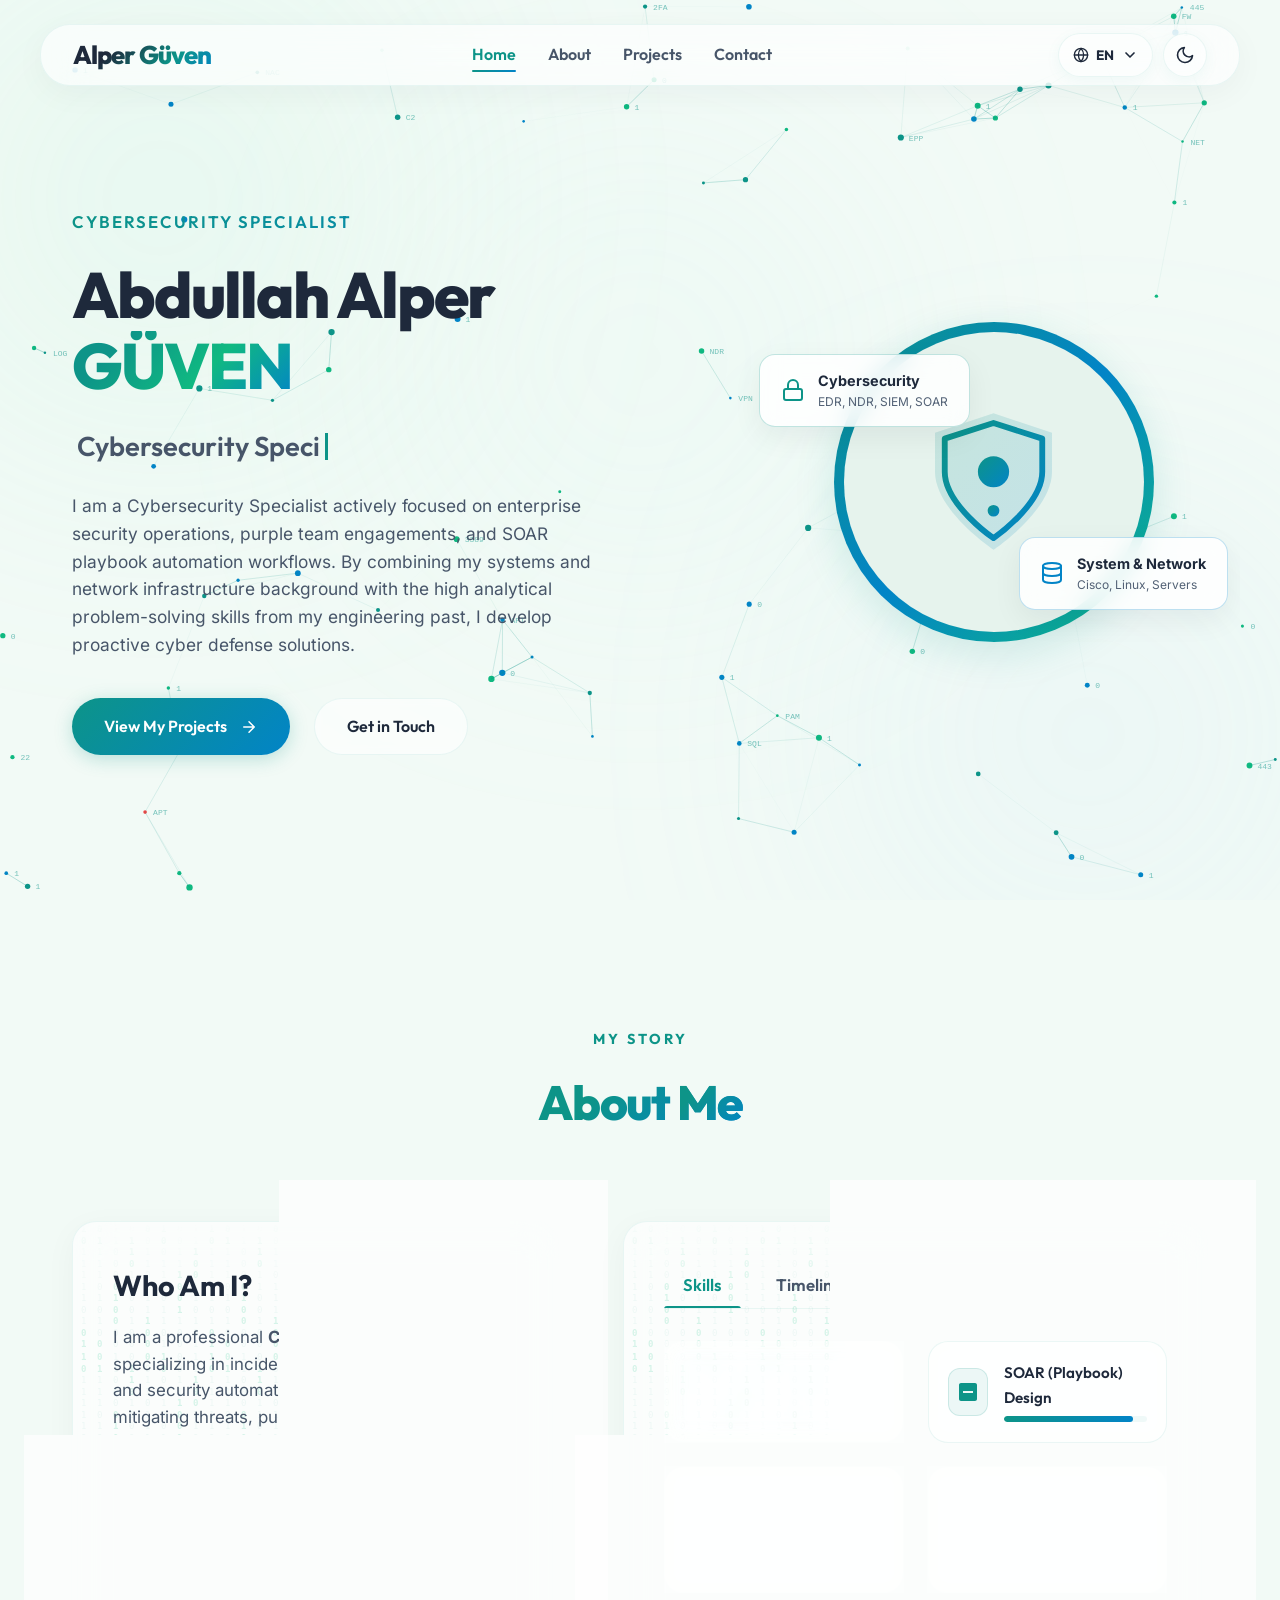
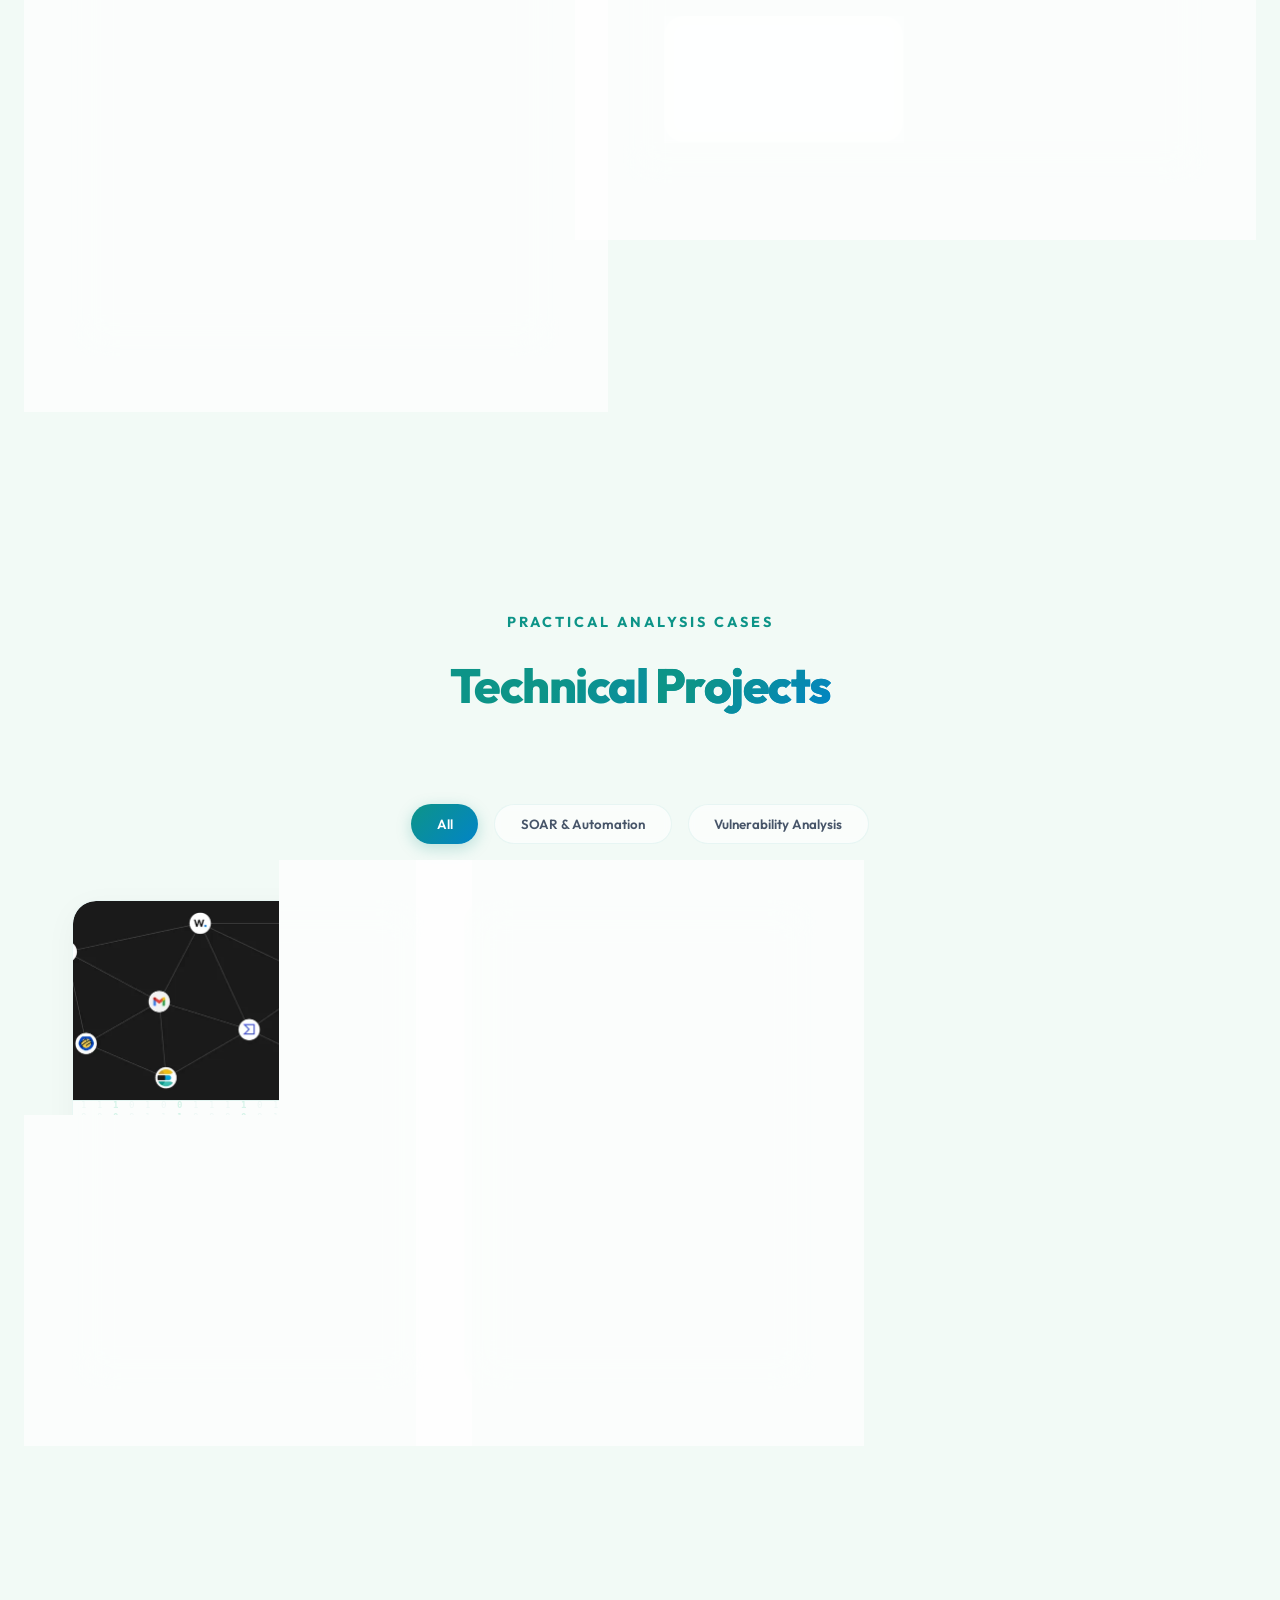
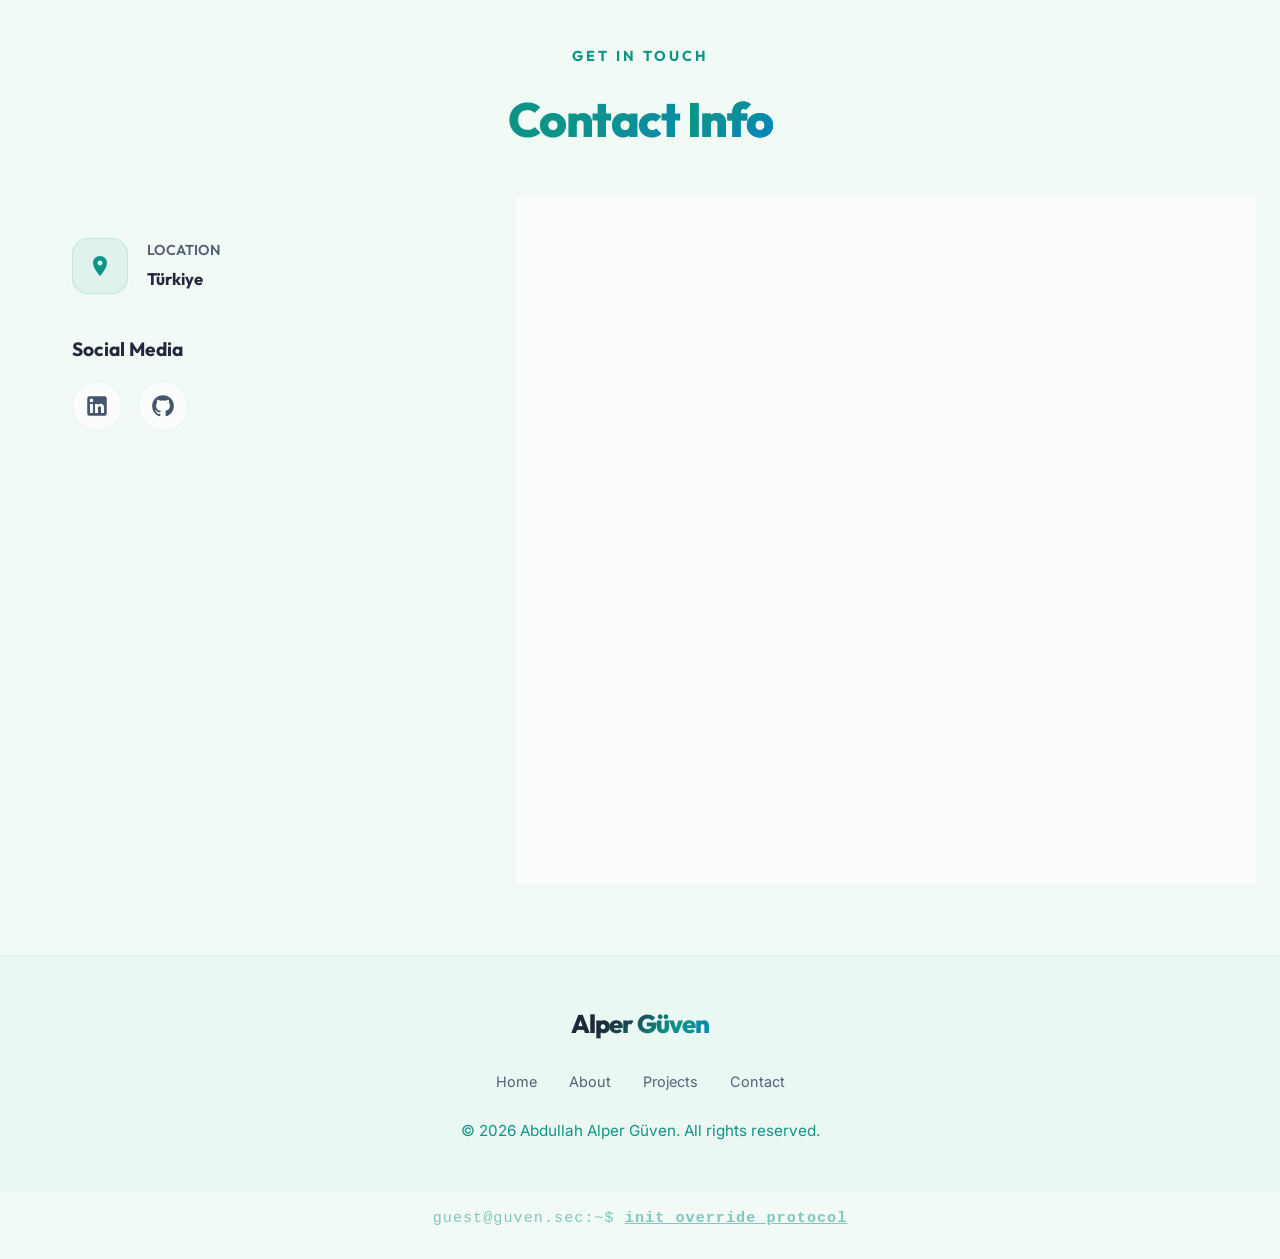
<file: index.html>
<!DOCTYPE html>
<html lang="tr">

<head>
  <meta charset="UTF-8">
  <meta name="viewport" content="width=device-width, initial-scale=1.0">
  <meta name="google-site-verification" content="9E3VUxOC5KAnkoTx1-9x8hw1hHQSPWKTDO0Z34fqRQ0" />
  <title>Abdullah Alper Güven | Cyber Security Engineer & Siber Güvenlik Uzmanı</title>
  <meta name="description"
    content="Abdullah Alper Güven kişisel portfolyosu. Siber Güvenlik, EDR/NDR, SOAR Entegrasyonları, SIEM Log Yönetimi ve Sistem & Ağ Uzmanlığı.">

  
  <link rel="canonical" href="https://alperguven.com">

  
  <meta property="og:type" content="website">
  <meta property="og:url" content="https://alperguven.com/">
  <meta property="og:title" content="Abdullah Alper Güven | Cyber Security Engineer & Siber Güvenlik Uzmanı">
  <meta property="og:description" content="Abdullah Alper Güven kişisel portfolyosu. Siber Güvenlik, EDR/NDR, SOAR Entegrasyonları, SIEM Log Yönetimi ve Sistem & Ağ Uzmanlığı.">
  <meta property="og:image" content="https://alperguven.com/images/ikon.png">

  
  <meta property="twitter:card" content="summary_large_image">
  <meta property="twitter:url" content="https://alperguven.com/">
  <meta property="twitter:title" content="Abdullah Alper Güven | Cyber Security Engineer & Siber Güvenlik Uzmanı">
  <meta property="twitter:description" content="Abdullah Alper Güven kişisel portfolyosu. Siber Güvenlik, EDR/NDR, SOAR Entegrasyonları, SIEM Log Yönetimi ve Sistem & Ağ Uzmanlığı.">
  <meta property="twitter:image" content="https://alperguven.com/images/ikon.png">

  <link rel="icon" type="image/png" href="images/ikon.png">
  <link rel="stylesheet" href="style.css?v=1.1.0">
  <script type="application/ld+json">
  {
    "@context": "https://schema.org",
    "@type": "Person",
    "name": "Abdullah Alper Güven",
    "jobTitle": "Cyber Security Engineer & Siber Güvenlik Uzmanı",
    "url": "https://alperguven.com",
    "sameAs": [
      "https://www.linkedin.com/in/abdullahalperguven"
    ],
    "knowsAbout": [
      "Cybersecurity",
      "EPP",
      "EDR",
      "NDR",
      "SOAR",
      "SIEM",
      "Active Directory",
      "Vulnerability Management",
      "Penetration Testing",
      "Incident Response",
      "Python Scripting"
    ],
    "alumniOf": [
      {
        "@type": "EducationalOrganization",
        "name": "Kırıkkale Üniversitesi"
      },
      {
        "@type": "EducationalOrganization",
        "name": "Fenerbahçe Üniversitesi"
      }
    ]
  }
  </script>
</head>

<body>

  <canvas id="bg-canvas"></canvas>

  <div class="glow-bg">
    <div class="glow-orb orb-1"></div>
    <div class="glow-orb orb-2"></div>
    <div class="glow-orb orb-3"></div>
  </div>

  <header>
    <div class="nav-container glass-panel">

      <a href="#" class="logo">Alper <span>Güven</span></a>

      <nav>
        <ul class="nav-menu">
          <li><a href="#home" class="nav-link active">
              <span data-lang="tr">Giriş</span>
              <span data-lang="en">Home</span>
              <span data-lang="de">Startseite</span>
              <span data-lang="zh">首页</span>
              <span data-lang="ru">Главная</span>
            </a></li>
          <li><a href="#about" class="nav-link">
              <span data-lang="tr">Hakkımda</span>
              <span data-lang="en">About</span>
              <span data-lang="de">Über mich</span>
              <span data-lang="zh">关于我</span>
              <span data-lang="ru">Обо мне</span>
            </a></li>
          <li><a href="#projects" class="nav-link">
              <span data-lang="tr">Projelerim</span>
              <span data-lang="en">Projects</span>
              <span data-lang="de">Projekte</span>
              <span data-lang="zh">项目</span>
              <span data-lang="ru">Проекты</span>
            </a></li>
          <li><a href="#contact" class="nav-link">
              <span data-lang="tr">İletişim</span>
              <span data-lang="en">Contact</span>
              <span data-lang="de">Kontakt</span>
              <span data-lang="zh">联系我</span>
              <span data-lang="ru">Контакты</span>
            </a></li>
        </ul>
      </nav>

      <div class="header-controls">
        <div class="lang-dropdown" id="lang-dropdown">
          <button class="lang-toggle" id="lang-toggle" aria-label="Dili Değiştir / Switch Language">
            <svg aria-hidden="true" viewBox="0 0 24 24" fill="none" stroke="currentColor" stroke-width="2" stroke-linecap="round"
              stroke-linejoin="round">
              <circle cx="12" cy="12" r="10"></circle>
              <line x1="2" y1="12" x2="22" y2="12"></line>
              <path d="M12 2a15.3 15.3 0 0 1 4 10 15.3 15.3 0 0 1-4 10 15.3 15.3 0 0 1-4-10 15.3 15.3 0 0 1 4-10z">
              </path>
            </svg>
             <span class="active-lang">TR</span>
            <svg aria-hidden="true" class="dropdown-chevron" viewBox="0 0 24 24" width="12" height="12" fill="none" stroke="currentColor"
              stroke-width="2.5" stroke-linecap="round" stroke-linejoin="round"
              style="margin-left: 2px; transition: transform 0.25s ease;">
              <path d="M6 9l6 6 6-6"></path>
            </svg>
          </button>
          <div class="lang-dropdown-menu" id="lang-dropdown-menu">
            <button class="lang-opt selected" id="lang-opt-tr" data-lang-val="tr">TR - Türkçe</button>
            <button class="lang-opt" id="lang-opt-en" data-lang-val="en">EN - English</button>
            <button class="lang-opt" id="lang-opt-ru" data-lang-val="ru">RU - Русский</button>
            <button class="lang-opt" id="lang-opt-zh" data-lang-val="zh">ZH - 简体中文</button>
            <button class="lang-opt" id="lang-opt-de" data-lang-val="de">DE - Deutsch</button>
          </div>
        </div>

        <button class="theme-toggle" id="theme-toggle" aria-label="Karanlık/Aydınlık Modu">
          <svg aria-hidden="true" class="sun-icon" viewBox="0 0 24 24" fill="none" stroke="currentColor" stroke-width="2"
            stroke-linecap="round" stroke-linejoin="round">
            <circle cx="12" cy="12" r="5"></circle>
            <line x1="12" y1="1" x2="12" y2="3"></line>
            <line x1="12" y1="21" x2="12" y2="23"></line>
            <line x1="4.22" y1="4.22" x2="5.64" y2="5.64"></line>
            <line x1="18.36" y1="18.36" x2="19.78" y2="19.78"></line>
            <line x1="1" y1="12" x2="3" y2="12"></line>
            <line x1="21" y1="12" x2="23" y2="12"></line>
            <line x1="4.22" y1="19.78" x2="5.64" y2="18.36"></line>
            <line x1="18.36" y1="5.64" x2="19.78" y2="4.22"></line>
          </svg>
          <svg aria-hidden="true" class="moon-icon" viewBox="0 0 24 24" fill="none" stroke="currentColor" stroke-width="2"
            stroke-linecap="round" stroke-linejoin="round">
            <path d="M21 12.79A9 9 0 1 1 11.21 3 7 7 0 0 0 21 12.79z"></path>
          </svg>
        </button>
      </div>

      <button class="hamburger" id="hamburger-btn" aria-label="Menü">
        <span></span>
        <span></span>
        <span></span>
      </button>
    </div>
  </header>

  <section id="home" class="hero">
    <div class="hero-container">

      <div class="hero-content">
        <span class="hero-subtitle">
          <span data-lang="tr">SİBER GÜVENLİK UZMANI</span>
          <span data-lang="en">CYBERSECURITY SPECIALIST</span>
          <span data-lang="de">SPEZIALIST FÜR CYBERSICHERHEIT</span>
          <span data-lang="zh">网络安全专家</span>
          <span data-lang="ru">СПЕЦИАЛИСТ ПО КИБЕРБЕЗОПАСНОСТИ</span>
        </span>
        <h1 class="hero-title">
          Abdullah Alper <br>
          <span class="gradient-text">GÜVEN</span>
        </h1>

        <div class="typing-container">
          &nbsp;<span id="typing-text"></span><span class="typing-cursor"></span>
        </div>

        <p class="hero-desc">
          <span data-lang="tr">Aktif olarak kurumsal güvenlik operasyonları, mor takım (purple team) çalışmaları ve SOAR
            playbook otomasyon süreçleri üzerine odaklanmış bir Siber Güvenlik Uzmanıyım. Sistem-ağ altyapımı ve
            mühendislik geçmişimden gelen yüksek analitik problem çözme yeteneğimi birleştirerek proaktif siber savunma
            çözümleri geliştiriyorum.</span>
          <span data-lang="en">I am a Cybersecurity Specialist actively focused on enterprise security operations,
            purple team engagements, and SOAR playbook automation workflows. By combining my systems and network
            infrastructure background with the high analytical problem-solving skills from my engineering past, I
            develop proactive cyber defense solutions.</span>
          <span data-lang="de">Ich bin ein Spezialist für Cybersicherheit, der sich aktiv auf Sicherheitsabläufe in
            Unternehmen (SOC), Purple-Team-Aktivitäten und SOAR-Playbook-Automatisierungsprozesse konzentriert. Durch die
            Kombination meines System- und Netzwerkinfrastruktur-Hintergrunds mit den ausgeprägten analytischen
            Problemlösungsfähigkeiten aus meiner Ingenieursvergangenheit entwickle ich proaktive
            Cyber-Abwehrlösungen.</span>
          <span data-lang="zh">我是一名网络安全专家，专注于企业安全运营、蓝军/紫军（Purple Team）实践及 SOAR
            剧本自动化流程。我将系统网络基础设施背景与工程背景带来的强大分析和问题解决能力相结合，开发出主动的网络防御解决方案。</span>
          <span data-lang="ru">Я специалист по кибербезопасности, активно занимающийся корпоративными операциями по
            безопасности (SOC), деятельностью «фиолетовых команд» (purple team) и автоматизацией сценариев SOAR.
            Объединяя свой опыт в системной и сетевой инфраструктуре с аналитическим подходом инженера, я создаю
            проактивные решения для киберзащиты.</span>
        </p>

        <div class="hero-buttons">
          <a href="#projects" class="btn btn-primary">
            <span>
              <span data-lang="tr">Projelerimi İncele</span>
              <span data-lang="en">View My Projects</span>
              <span data-lang="de">Projekte ansehen</span>
              <span data-lang="zh">浏览我的项目</span>
              <span data-lang="ru">Мои проекты</span>
            </span>
            <svg aria-hidden="true" viewBox="0 0 24 24" width="18" height="18" fill="none" stroke="currentColor" stroke-width="2"
              stroke-linecap="round" stroke-linejoin="round">
              <path d="M5 12h14M12 5l7 7-7 7" />
            </svg>
          </a>
          <a href="#contact" class="btn btn-secondary">
            <span data-lang="tr">İletişime Geç</span>
            <span data-lang="en">Get in Touch</span>
            <span data-lang="de">Kontakt aufnehmen</span>
            <span data-lang="zh">与我联系</span>
            <span data-lang="ru">Связаться со мной</span>
          </a>
        </div>
      </div>

      <div class="hero-visual">
        <div class="avatar-wrapper">
          <div class="avatar-inner">
            <svg aria-hidden="true" viewBox="0 0 100 100">
              <defs>
                <linearGradient id="avatar-gradient" x1="0%" y1="0%" x2="100%" y2="100%">
                  <stop offset="0%" stop-color="#0d9488" />
                  <stop offset="100%" stop-color="#0284c7" />
                </linearGradient>
              </defs>

              <path d="M50 15 L80 25 V45 C80 65 50 85 50 85 C50 85 20 65 20 45 V25 Z" fill="url(#avatar-gradient)"
                opacity="0.15" />
              <path d="M50 20 L75 28 V45 C75 62 50 79 50 79 C50 79 25 62 25 45 V28 Z" fill="none"
                stroke="url(#avatar-gradient)" stroke-width="3" stroke-linejoin="round" />
              <circle cx="50" cy="45" r="8" fill="url(#avatar-gradient)" />
              <path d="M50 53 L50 63" stroke="url(#avatar-gradient)" stroke-width="3" stroke-linecap="round" />
              <circle cx="50" cy="65" r="3" fill="url(#avatar-gradient)" />
            </svg>
          </div>
        </div>

        <div class="floating-card card-1 glass-panel">
          <svg aria-hidden="true" viewBox="0 0 24 24" fill="none" stroke="#0d9488" stroke-width="2" stroke-linecap="round"
            stroke-linejoin="round">
            <rect x="3" y="11" width="18" height="11" rx="2" ry="2"></rect>
            <path d="M7 11V7a5 5 0 0 1 10 0v4"></path>
          </svg>
          <div>
            <h4 style="font-size: 0.9rem; font-weight: 700; color: var(--text-primary);">
              <span data-lang="tr">Siber Güvenlik</span>
              <span data-lang="en">Cybersecurity</span>
              <span data-lang="de">Cybersicherheit</span>
              <span data-lang="zh">网络安全</span>
              <span data-lang="ru">Кибербезопасность</span>
            </h4>
            <p style="font-size: 0.75rem; color: var(--text-muted);">EDR, NDR, SIEM, SOAR</p>
          </div>
        </div>

        <div class="floating-card card-2 glass-panel">
          <svg aria-hidden="true" viewBox="0 0 24 24" fill="none" stroke="#0284c7" stroke-width="2" stroke-linecap="round"
            stroke-linejoin="round">
            <ellipse cx="12" cy="5" rx="9" ry="3"></ellipse>
            <path d="M3 5v14c0 1.66 4 3 9 3s9-1.34 9-3V5"></path>
            <path d="M3 12c0 1.66 4 3 9 3s9-1.34 9-3"></path>
          </svg>
          <div>
            <h4 style="font-size: 0.9rem; font-weight: 700; color: var(--text-primary);">
              <span data-lang="tr">Sistem & Ağ</span>
              <span data-lang="en">System & Network</span>
              <span data-lang="de">System & Netzwerk</span>
              <span data-lang="zh">系统与网络</span>
              <span data-lang="ru">Системы и сети</span>
            </h4>
            <p style="font-size: 0.75rem; color: var(--text-muted);">
              <span data-lang="tr">Cisco, Linux, Sunucu</span>
              <span data-lang="en">Cisco, Linux, Servers</span>
              <span data-lang="de">Cisco, Linux, Server</span>
              <span data-lang="zh">Cisco, Linux, 服务器</span>
              <span data-lang="ru">Cisco, Linux, Серверы</span>
            </p>
          </div>
        </div>

      </div>

    </div>
  </section>

  <section id="about" class="reveal">
    <div class="section-header">
      <span class="section-tag">
        <span data-lang="tr">Hikayem</span>
        <span data-lang="en">My Story</span>
        <span data-lang="de">Werdegang</span>
        <span data-lang="zh">职业历程</span>
        <span data-lang="ru">Моя история</span>
      </span>
      <h2 class="section-title">
        <span data-lang="tr">Hakkımda <span>Bilgiler</span></span>
        <span data-lang="en">About <span>Me</span></span>
        <span data-lang="de">Über <span>mich</span></span>
        <span data-lang="zh">关于 <span>我</span></span>
        <span data-lang="ru">Обо <span>мне</span></span>
      </h2>
    </div>

    <div class="about-grid">

      <div class="about-left">
        <div class="glass-panel about-card">
          <h3 class="about-title">
            <span data-lang="tr">Ben Kimim?</span>
            <span data-lang="en">Who Am I?</span>
            <span data-lang="de">Wer bin ich?</span>
            <span data-lang="zh">我是谁？</span>
            <span data-lang="ru">Кто я?</span>
          </h3>
          <p class="about-text">
            <span data-lang="tr">Siber olay analizi, tehdit avcılığı ve güvenlik otomasyonları konularında uzmanlaşmış,
              profesyonel bir <strong>Siber Güvenlik Uzmanıyım</strong>. Tehditleri bertaraf etme, mor takım (purple
              team) operasyonları, EDR/NDR çözümleri ve SIEM/SOAR iş akışı otomasyonlarına odaklanarak kurumsal
              altyapıların siber güvenliğini en üst düzeyde sağlıyorum.</span>
            <span data-lang="en">I am a professional <strong>Cybersecurity Specialist</strong> specializing in incident
              analysis, threat hunting, and security automation workflows. By focusing on mitigating threats, purple
              team operations, EDR/NDR solutions, and SIEM/SOAR integration processes, I secure enterprise
              infrastructures at the highest standards.</span>
            <span data-lang="de">Ich bin ein professioneller <strong>Spezialist für Cybersicherheit</strong>,
              spezialisiert auf Vorfallsanalyse (Incident Response), Bedrohungssuche (Threat Hunting) und
              Sicherheitsautomatisierung. Durch meinen Fokus auf Bedrohungsabwehr, Purple-Team-Aktivitäten,
              EDR/NDR-Lösungen und SIEM/SOAR-Workflow-Automatisierung sichere ich Unternehmens-Infrastrukturen auf
              höchstem Niveau.</span>
            <span data-lang="zh">我是一名专业的<strong>网络安全专家</strong>，专注于安全事件分析、威胁猎杀和安全自动化工作流。通过专注于威胁消除、紫军行动、EDR/NDR 解决方案 and
              SIEM/SOAR 流程自动化，我以最高标准保障企业基础设施的网络安全。</span>
            <span data-lang="ru">Я профессиональный <strong>специалист по кибербезопасности</strong>, специализирующийся
              на анализе инцидентов, расследовании угроз (threat hunting) и автоматизации процессов безопасности.
              Фокусируясь на отражении угроз, операциях фиолетовых команд (purple team), решениях EDR/NDR и
              автоматизации рабочих процессов SIEM/SOAR, я обеспечиваю кибербезопасность корпоративных инфраструктур на
              высшем уровне.</span>
          </p>
          <p class="about-text">
            <span data-lang="tr">Bilişim yolculuğuma 2022 yılında Fenerbahçe Üniversitesi'nde tamamladığım 800 saatlik
              kapsamlı <strong>Sistem ve Ağ Uzmanlığı</strong> eğitimi ile başladım. Mühendislik geçmişimden kazandığım
              güçlü analitik problem çözme yeteneğimi bu altyapıyla birleştirerek, siber güvenlik dünyasındaki karmaşık
              tehditleri proaktif bir yaklaşımla çözüyorum.</span>
            <span data-lang="en">I embarked on my IT journey with a comprehensive 800-hour <strong>System and Network
                Engineering</strong> program completed at Fenerbahçe University in 2022. Combining my strong analytical
              problem-solving skills acquired from my engineering background with this infrastructure network knowledge,
              I resolve complex threats in the cybersecurity field using a proactive defensive approach.</span>
            <span data-lang="de">Meine IT-Laufbahn begann 2022 mit einer umfassenden 800-stündigen Ausbildung zum
              <strong>System- und Netzwerkspezialisten</strong> an der Fenerbahçe-Universität. Kombiniert mit den
              starken analytischen Problemlösungsfähigkeiten aus meinem Ingenieursstudium gehe ich komplexe Bedrohungen
              in der Cybersicherheitswelt mit einem proaktiven Ansatz an.</span>
            <span data-lang="zh">我的 IT 职业生涯始于 2022 年，当时在费内巴切大学完成了 800 小时系统的 <strong>系统与网络工程</strong>
              培训。结合我从工程背景中获得的强大分析解决问题能力与网络基础设施知识，我以主动防御的方式解决网络安全领域中的复杂威胁。</span>
            <span data-lang="ru">Мой путь в IT начался в 2022 году с комплексной 800-часовой программы обучения по
              специальности <strong>Системный и сетевой инженер</strong> в Университете Фенербахче. Сочетая свои сильные
              аналитические навыки решения задач, полученные благодаря инженерному образованию, с глубокими знаниями
              сетевой инфраструктуры, я проактивно выявляю и нейтрализую сложные угрозы в сфере
              кибербезопасности.</span>
          </p>

          <div class="about-stats">
            <div class="stat-item">
              <div class="stat-num">800+</div>
              <div class="stat-label">
                <span data-lang="tr">Saat Uzmanlık Eğitimi</span>
                <span data-lang="en">Hours of Training</span>
                <span data-lang="de">Stunden Fachausbildung</span>
                <span data-lang="zh">小时专业培训</span>
                <span data-lang="ru">Часов спец. подготовки</span>
              </div>
            </div>
            <div class="stat-item">
              <div class="stat-num">10+</div>
              <div class="stat-label">
                <span data-lang="tr">Sertifikasyon</span>
                <span data-lang="en">Certifications</span>
                <span data-lang="de">Zertifizierungen</span>
                <span data-lang="zh">项认证证书</span>
                <span data-lang="ru">Сертификатов</span>
              </div>
            </div>
            <div class="stat-item">
              <div class="stat-num">2+</div>
              <div class="stat-label">
                <span data-lang="tr">Yıl Siber Tecrübe</span>
                <span data-lang="en">Years of Cyber Exp.</span>
                <span data-lang="de">Jahre Cybersecurity-Erfahrung</span>
                <span data-lang="zh">年网络安全经验</span>
                <span data-lang="ru">Года опыта в ИБ</span>
              </div>
            </div>
          </div>
        </div>
      </div>

      <div class="about-right glass-panel" style="padding: 2.5rem;">

        <div class="tabs-header">
          <button class="tab-btn active" id="tab-btn-skills" data-tab="skills">
            <span data-lang="tr">Yetenekler</span>
            <span data-lang="en">Skills</span>
            <span data-lang="de">Fähigkeiten</span>
            <span data-lang="zh">专业技能</span>
            <span data-lang="ru">Навыки</span>
          </button>
          <button class="tab-btn" id="tab-btn-experience" data-tab="experience">
            <span data-lang="tr">Zaman Tüneli</span>
            <span data-lang="en">Timeline</span>
            <span data-lang="de">Lebenslauf</span>
            <span data-lang="zh">职业历程</span>
            <span data-lang="ru">Хронология</span>
          </button>
          <button class="tab-btn" id="tab-btn-certs" data-tab="certs">
            <span data-lang="tr">Sertifikalar & Kurslar</span>
            <span data-lang="en">Certificates & Courses</span>
            <span data-lang="de">Zertifikate & Kurse</span>
            <span data-lang="zh">证书与课程</span>
            <span data-lang="ru">Сертификаты и курсы</span>
          </button>
        </div>

        <div class="tab-content active" id="skills">
          <div class="skills-grid">

            <div class="glass-card skill-card">
              <div class="skill-icon-wrap">
                <svg aria-hidden="true" viewBox="0 0 24 24">
                  <path
                    d="M18 8h-1V6c0-2.76-2.24-5-5-5S7 3.24 7 6v2H6c-1.1 0-2 .9-2 2v10c0 1.1.9 2 2 2h12c1.1 0 2-.9 2-2V10c0-1.1-.9-2-2-2zm-6 9c-1.1 0-2-.9-2-2s.9-2 2-2 2 .9 2 2-.9 2-2 2zm3.1-9H8.9V6c0-1.71 1.39-3.1 3.1-3.1 1.71 0 3.1 1.39 3.1 3.1v2z" />
                </svg>
              </div>
              <div class="skill-info">
                <div class="skill-name">
                  <span data-lang="tr">EPP, EDR & NDR Güvenlik Çözümleri</span>
                  <span data-lang="en">EPP, EDR & NDR Security Solutions</span>
                  <span data-lang="de">EPP-, EDR- & NDR-Sicherheitslösungen</span>
                  <span data-lang="zh">EPP, EDR & NDR 安全解决方案</span>
                  <span data-lang="ru">Решения безопасности EPP, EDR & NDR</span>
                </div>
                <div class="skill-progress-bg">
                  <div class="skill-progress-bar" data-progress="95%"></div>
                </div>
              </div>
            </div>

            <div class="glass-card skill-card">
              <div class="skill-icon-wrap">
                <svg aria-hidden="true" viewBox="0 0 24 24">
                  <path
                    d="M19 3H5c-1.1 0-2 .9-2 2v14c0 1.1.9 2 2 2h14c1.1 0 2-.9 2-2V5c0-1.1-.9-2-2-2zm-2 10H7v-2h10v2z" />
                </svg>
              </div>
              <div class="skill-info">
                <div class="skill-name">
                  <span data-lang="tr">SOAR (Playbook) Tasarımı</span>
                  <span data-lang="en">SOAR (Playbook) Design</span>
                  <span data-lang="de">SOAR- (Playbook) Design</span>
                  <span data-lang="zh">SOAR (剧本) 设计</span>
                  <span data-lang="ru">Разработка сценариев SOAR (Playbook)</span>
                </div>
                <div class="skill-progress-bg">
                  <div class="skill-progress-bar" data-progress="90%"></div>
                </div>
              </div>
            </div>

            <div class="glass-card skill-card">
              <div class="skill-icon-wrap">
                <svg aria-hidden="true" viewBox="0 0 24 24">
                  <path d="M3 13h2v-2H3v2zm0 4h2v-2H3v2zm0-8h2V7H3v2zm4 4h14v-2H7v2zm0 4h14v-2H7v2zM7 7v2h14V7H7z" />
                </svg>
              </div>
              <div class="skill-info">
                <div class="skill-name">
                  <span data-lang="tr">SIEM Log Yönetimi & Alarm Analizi</span>
                  <span data-lang="en">SIEM Log Management & Alert Analysis</span>
                  <span data-lang="de">SIEM-Log-Management & Alarmanalyse</span>
                  <span data-lang="zh">SIEM 日志管理与告警分析</span>
                  <span data-lang="ru">Управление логами SIEM и анализ алармов</span>
                </div>
                <div class="skill-progress-bg">
                  <div class="skill-progress-bar" data-progress="88%"></div>
                </div>
              </div>
            </div>

            <div class="glass-card skill-card">
              <div class="skill-icon-wrap">
                <svg aria-hidden="true" viewBox="0 0 24 24">
                  <path
                    d="M12 2C6.48 2 2 6.48 2 12s4.48 10 10 10 10-4.48 10-10S17.52 2 12 2zm1 15h-2v-6h2v6zm0-8h-2V7h2v2z" />
                </svg>
              </div>
              <div class="skill-info">
                <div class="skill-name">
                  <span data-lang="tr">Sistem ve Ağ (CISCO, Sunucu, AD)</span>
                  <span data-lang="en">System & Network (CISCO, Servers, AD)</span>
                  <span data-lang="de">System & Netzwerk (CISCO, Server, AD)</span>
                  <span data-lang="zh">系统与网络 (CISCO, 服务器, 活动目录)</span>
                  <span data-lang="ru">Системы и сети (CISCO, Серверы, AD)</span>
                </div>
                <div class="skill-progress-bg">
                  <div class="skill-progress-bar" data-progress="85%"></div>
                </div>
              </div>
            </div>

            <div class="glass-card skill-card">
              <div class="skill-icon-wrap">
                <svg aria-hidden="true" viewBox="0 0 24 24">
                  <path
                    d="M9.4 16.6L4.8 12l4.6-4.6L8 6l-6 6 6 6 1.4-1.4zm5.2 0l4.6-4.6-4.6-4.6L16 6l6 6-6 6-1.4-1.4z" />
                </svg>
              </div>
              <div class="skill-info">
                <div class="skill-name">
                  <span data-lang="tr">Python Araç Geliştirme & Scripting</span>
                  <span data-lang="en">Python Tool Development & Scripting</span>
                  <span data-lang="de">Python-Tool-Entwicklung & Scripting</span>
                  <span data-lang="zh">Python 工具开发与自动化脚本</span>
                  <span data-lang="ru">Разработка инструментов и скриптов на Python</span>
                </div>
                <div class="skill-progress-bg">
                  <div class="skill-progress-bar" data-progress="80%"></div>
                </div>
              </div>
            </div>

          </div>
        </div>

        <div class="tab-content" id="experience">
          <div class="timeline">

            <div class="timeline-item">
              <div class="timeline-dot"></div>
              <div class="timeline-meta">
                <span class="timeline-date">04.2023 - 04.2025</span>
                <span class="timeline-org">İnfrasis Siber Mühendislik</span>
              </div>
              <h4 class="timeline-title">Associate Cybersecurity Expert</h4>
              <ul class="timeline-list">
                <li>
                  <span data-lang="tr">EDR, NDR ve EPP Güvenlik Çözümlerinin Kurulumu ve Yönetimi</span>
                  <span data-lang="en">Deployment and Management of EDR, NDR, and EPP Security Solutions</span>
                  <span data-lang="de">Bereitstellung und Verwaltung von EDR-, NDR- und EPP-Sicherheitslösungen</span>
                  <span data-lang="zh">部署和管理 EDR、NDR 和 EPP 安全解决方案</span>
                  <span data-lang="ru">Развертывание и управление решениями безопасности EDR, NDR и EPP</span>
                </li>
                <li>
                  <span data-lang="tr">MDR Çözümleri Üzerinde Alarm Analizi Gerçekleştirme ve Raporlama</span>
                  <span data-lang="en">Performing Alert Analysis and Reporting on Managed Detection & Response (MDR)
                    platforms</span>
                  <span data-lang="de">Durchführung von Alarmanalysen und Berichterstattung auf Managed Detection &
                    Response (MDR)-Plattformen</span>
                  <span data-lang="zh">在托管检测与响应（MDR）平台进行告警分析和报告</span>
                  <span data-lang="ru">Анализ алармов и отчетность на платформах управляемого обнаружения и реагирования (MDR)</span>
                </li>
                <li>
                  <span data-lang="tr">SOAR Platformlarında Entegrasyon ve Otomasyon Süreçleri / Playbook
                    Tasarımı</span>
                  <span data-lang="en">Integration and Automation Processes / Playbook Design on SOAR Platforms</span>
                  <span data-lang="de">Integrations- und Automatisierungsprozesse / Playbook-Design auf
                    SOAR-Plattformen</span>
                  <span data-lang="zh">SOAR 平台上的集成与自动化流程设计 / 剧本设计</span>
                  <span data-lang="ru">Процессы интеграции и автоматизации / проектирование сценариев на платформах SOAR</span>
                </li>
                <li>
                  <span data-lang="tr">SIEM Ürünleri ile Log Analizi ve Log Yönetimi</span>
                  <span data-lang="en">Log Analysis and Log Management using Enterprise SIEM Products</span>
                  <span data-lang="de">Protokollanalyse (Log Analysis) und Protokollverwaltung mit
                    Enterprise-SIEM-Produkten</span>
                  <span data-lang="zh">使用企业 SIEM 产品进行日志分析与日志管理</span>
                  <span data-lang="ru">Анализ и управление логами с использованием корпоративных продуктов SIEM</span>
                </li>
                <li>
                  <span data-lang="tr">Siber Güvenlik Süreçlerini İyileştirmek için Python ile Araç Geliştirme</span>
                  <span data-lang="en">Developing custom Python Tools to optimize security and operations
                    processes</span>
                  <span data-lang="de">Entwicklung benutzerdefinierter Python-Tools zur Optimierung von Sicherheits- und
                    Betriebsprozessen</span>
                  <span data-lang="zh">开发定制的 Python 工具以优化安全和运维流程</span>
                  <span data-lang="ru">Разработка специализированных инструментов на Python для оптимизации процессов безопасности</span>
                </li>
              </ul>
            </div>

            <div class="timeline-item">
              <div class="timeline-dot"></div>
              <div class="timeline-meta">
                <span class="timeline-date">09.2022 - 01.2023</span>
                <span class="timeline-org">
                  <span data-lang="tr">Fenerbahçe Üniversitesi</span>
                  <span data-lang="en">Fenerbahçe University</span>
                  <span data-lang="de">Fenerbahçe-Universität</span>
                  <span data-lang="zh">费内巴切大学</span>
                  <span data-lang="ru">Университет Фенербахче</span>
                </span>
              </div>
              <h4 class="timeline-title">
                <span data-lang="tr">Sistem ve Ağ Eğitimi (800 Saat)</span>
                <span data-lang="en">System and Network Engineering Program (800 Hours)</span>
                <span data-lang="de">System- und Netzwerktechnik-Programm (800 Stunden)</span>
                <span data-lang="zh">系统与网络工程培训 (800 小时)</span>
                <span data-lang="ru">Программа системной и сетевой инженерии (800 часов)</span>
              </h4>
              <p class="timeline-desc">
                <span data-lang="tr">"Nitelikli Bilişim Uzmanı Yetiştirme" programı kapsamında; Ağ Güvenliği, Sistem
                  Yönetimi, CISCO Cihazları ve Sanallaştırma teknolojileri üzerinde kapsamlı teorik ve pratik
                  uygulamalar gerçekleştirildi.</span>
                <span data-lang="en">Under the "Qualified IT Specialist Training" initiative; comprehensive theoretical
                  and hands-on practices were executed on Network Security, System Administration, CISCO Devices, and
                  Virtualization systems.</span>
                <span data-lang="de">Im Rahmen der Initiative „Qualifizierte IT-Spezialistenausbildung“ wurden
                  umfassende theoretische und praktische Anwendungen in den Bereichen Netzwerksicherheit,
                  Systemadministration, CISCO-Geräte und Virtualisierungstechnologien durchgeführt.</span>
                <span data-lang="zh">在“优秀信息技术专家培训”计划下，在网络安全、系统管理、CISCO 设备和虚拟化技术上进行了全面的理论和实际操作应用。</span>
                <span data-lang="ru">В рамках инициативы «Подготовка квалифицированных IT-специалистов» проведены комплексные теоретические и практические занятия по сетевой безопасности, системному администрированию, устройствам CISCO и системам виртуализации.</span>
              </p>
            </div>

            <div class="timeline-item">
              <div class="timeline-dot"></div>
              <div class="timeline-meta">
                <span class="timeline-date">2013 - 2018</span>
                <span class="timeline-org">KAYHAN Mühendislik & Mimarlık Ltd. Şti.</span>
              </div>
              <h4 class="timeline-title">
                <span data-lang="tr">Uzun Dönem Stajyer Mühendis</span>
                <span data-lang="en">Long-Term Engineering Intern</span>
                <span data-lang="de">Langzeit-Praktikant im Ingenieurwesen</span>
                <span data-lang="zh">长期实习工程师</span>
                <span data-lang="ru">Долгосрочный инженер-стажер</span>
              </h4>
              <ul class="timeline-list">
                <li>
                  <span data-lang="tr">AutoCAD ve MS Excel kullanarak mühendislik projelerinin hazırlanması ve
                    analizi</span>
                  <span data-lang="en">Preparing and analyzing engineering designs using AutoCAD and MS Excel</span>
                  <span data-lang="de">Erstellung und Analyse von Ingenieurprojekten unter Verwendung von AutoCAD und MS
                    Excel</span>
                  <span data-lang="zh">使用 AutoCAD 和 MS Excel 准备和 analysis 工程设计项目</span>
                  <span data-lang="ru">Подготовка и анализ инженерных проектов с использованием AutoCAD и MS Excel</span>
                </li>
                <li>
                  <span data-lang="tr">ProtaStructure, ideCAD ve STA4CAD yazılımları ile yapısal sistem
                    modellemeleri</span>
                  <span data-lang="en">Structural system modeling using ProtaStructure, ideCAD, and STA4CAD software
                    tools</span>
                  <span data-lang="de">Tragwerksmodellierung mit den Softwaretools ProtaStructure, ideCAD und
                    STA4CAD</span>
                  <span data-lang="zh">使用 ProtaStructure, ideCAD 和 STA4CAD 软件进行结构系统建模</span>
                  <span data-lang="ru">Моделирование строительных конструкций с помощью программного обеспечения ProtaStructure, ideCAD и STA4CAD</span>
                </li>
              </ul>
            </div>

            <div class="timeline-item"
              style="margin-top: 1rem; border-top: 1px dashed var(--glass-border); padding-top: 1.5rem;">
              <div class="timeline-dot" style="background: var(--accent-secondary);"></div>
              <div class="timeline-meta">
                <span class="timeline-date"
                  style="color: var(--accent-secondary); background: rgba(2, 132, 199, 0.08);">
                  <span data-lang="tr">07.2019 Mezuniyet</span>
                  <span data-lang="en">07.2019 Graduation</span>
                  <span data-lang="de">07.2019 Abschluss</span>
                  <span data-lang="zh">07.2019 毕业</span>
                  <span data-lang="ru">07.2019 Выпускной</span>
                </span>
                <span class="timeline-org">
                  <span data-lang="tr">Kırıkkale Üniversitesi</span>
                  <span data-lang="en">Kırıkkale University</span>
                  <span data-lang="de">Kırıkkale-Universität</span>
                  <span data-lang="zh">克勒克卡莱大学</span>
                  <span data-lang="ru">Университет Кырыккале</span>
                </span>
              </div>
              <h4 class="timeline-title">
                <span data-lang="tr">İnşaat Mühendisliği Lisansı</span>
                <span data-lang="en">B.S. in Civil Engineering</span>
                <span data-lang="de">Bachelor in Bauingenieurwesen</span>
                <span data-lang="zh">土木工程学士学位</span>
                <span data-lang="ru">Бакалавр промышленного и гражданского строительства</span>
              </h4>
              <p class="timeline-desc">
                <span data-lang="tr">Mühendislik Eğitimi | Genel Ortalama: 2.81 / 4</span>
                <span data-lang="en">Engineering Education | Cumulative GPA: 2.81 / 4</span>
                <span data-lang="de">Ingenieursausbildung | Gesamtnotendurchschnitt: 2,81 / 4</span>
                <span data-lang="zh">工程教育 | 累积 GPA：2.81 / 4</span>
                <span data-lang="ru">Инженерное образование | Средний балл (GPA): 2.81 / 4</span>
              </p>
            </div>

          </div>
        </div>

        <div class="tab-content" id="certs">
          <div class="cert-list">

            <div class="glass-card cert-item">
              <h4 class="cert-title">
                <span data-lang="tr">Kaspersky Global Sertifikaları</span>
                <span data-lang="en">Kaspersky Global Certifications</span>
                <span data-lang="de">Globale Kaspersky-Zertifikate</span>
                <span data-lang="zh">卡巴斯基全球认证</span>
                <span data-lang="ru">Глобальные сертификаты Лаборатории Касперского</span>
              </h4>
              <ul class="cert-desc">
                <li><strong>Certified Professional:</strong> KATA Platform & EDR Expert (Sertifika No: 025.6-XXXXX)</li>
                <li><strong>Certified Professional:</strong> Kaspersky Endpoint Security & Management (Sertifika No:
                  002.12.1-XXXXX)</li>
                <li><strong>Certified Professional:</strong> Kaspersky Endpoint Security Cloud (Sertifika No:
                  040.16-XXXXX)</li>
              </ul>
            </div>

            <div class="glass-card cert-item">
              <h4 class="cert-title">
                <span data-lang="tr">Akademi & Resmi Eğitim Sertifikaları</span>
                <span data-lang="en">Academy & Official Training Certificates</span>
                <span data-lang="de">Akademische & offizielle Schulungszertifikate</span>
                <span data-lang="zh">学院与官方培训证书</span>
                <span data-lang="ru">Академические и официальные сертификаты обучения</span>
              </h4>
              <ul class="cert-desc">
                <li>
                  <span data-lang="tr"><strong>Fenerbahçe Üniversitesi:</strong> Sistem ve Ağ Uzmanlığı (800
                    Saat)</span>
                  <span data-lang="en"><strong>Fenerbahçe University:</strong> System & Network Engineering (800
                    Hours)</span>
                  <span data-lang="de"><strong>Fenerbahçe-Universität:</strong> System- und Netzwerktechnik (800
                    Stunden)</span>
                  <span data-lang="zh"><strong>费内巴切大学：</strong>系统与网络工程 (800 小时)</span>
                  <span data-lang="ru"><strong>Университет Фенербахче:</strong> Системная и сетевая инженерия (800 часов)</span>
                </li>
                <li>
                  <span data-lang="tr"><strong>Fenerbahçe Üniversitesi:</strong> KVKK Eğitimi & ISO 27001 Bilgi
                    Güvenliğine Giriş</span>
                  <span data-lang="en"><strong>Fenerbahçe University:</strong> KVKK (GDPR Compliance) & Intro to ISO
                    27001 Info Security</span>
                  <span data-lang="de"><strong>Fenerbahçe-Universität:</strong> KVKK-Schulung & Einführung in die ISO
                    27001 Informationssicherheit</span>
                  <span data-lang="zh"><strong>费内巴切大学：</strong>KVKK（GDPR 合规）与 ISO 27001 信息安全导论</span>
                  <span data-lang="ru"><strong>Университет Фенербахче:</strong> Обучение KVKK (соответствие GDPR) и введение в информационную безопасность ISO 27001</span>
                </li>
                <li>
                  <span data-lang="tr"><strong>Udemy:</strong> Etik Hacker Olma Kursu / Sıfırdan Hyper-V Eğitimi ve
                    Sanallaştırma</span>
                  <span data-lang="en"><strong>Udemy:</strong> Complete Ethical Hacking / Hyper-V Virtualization from
                    Scratch</span>
                  <span data-lang="de"><strong>Udemy:</strong> Ethisches Hacking / Hyper-V Virtualisierung von Grund
                    auf</span>
                  <span data-lang="zh"><strong>Udemy：</strong>完整道德黑客认证 / 从零开始的 Hyper-V 虚拟化培训</span>
                  <span data-lang="ru"><strong>Udemy:</strong> Этичный хакинг / Виртуализация Hyper-V и основы виртуализации с нуля</span>
                </li>
              </ul>
            </div>

            <div class="glass-card cert-item">
              <h4 class="cert-title">
                <span data-lang="tr">BTK Akademi & Turkcell Geleceği Yazanlar</span>
                <span data-lang="en">BTK Academy & Turkcell Gelecegi Yazanlar</span>
                <span data-lang="de">BTK-Akademie & Turkcell Gelecegi Yazanlar</span>
                <span data-lang="zh">BTK 学院与 Turkcell Geleceği Yazanlar</span>
                <span data-lang="ru">Академия BTK и Turkcell Geleceği Yazanlar</span>
              </h4>
              <ul class="cert-desc">
                <li>
                  <span data-lang="tr"><strong>Turkcell:</strong> Siber Güvenlik 101, Temel Network, Temel Linux Serisi
                    (101-401)</span>
                  <span data-lang="en"><strong>Turkcell:</strong> Cybersecurity 101, Basic Networking, Basic Linux
                    Series (101-401)</span>
                  <span data-lang="de"><strong>Turkcell:</strong> Cybersicherheit 101, Grundlagen Netzwerke,
                    Linux-Grundlagen (101-401)</span>
                  <span data-lang="zh"><strong>Turkcell：</strong>网络安全 101、基础网络、基础 Linux 系列课程 (101-401)</span>
                  <span data-lang="ru"><strong>Turkcell:</strong> Кибербезопасность 101, Базовые сети, Базовый Linux (серии 101-401)</span>
                </li>
                <li>
                  <span data-lang="tr"><strong>BTK Akademi:</strong> Uygulamalarla SQL Öğreniyorum, Docker Temelleri,
                    Fortinet Güvenlik Duvarı Temelleri, KVKK ve GDPR Eğitim Seti, Ağ Temelleri</span>
                  <span data-lang="en"><strong>BTK Academy:</strong> Applied SQL Databases, Docker Essentials, Fortinet
                    Firewall Basics, KVKK & GDPR Training, Networking Fundamentals</span>
                  <span data-lang="de"><strong>BTK-Akademie:</strong> Angewandte SQL-Datenbanken, Docker-Grundlagen,
                    Fortinet Firewall-Grundlagen, KVKK- & DSGVO-Schulung, Netzwerk-Grundlagen</span>
                  <span data-lang="zh"><strong>BTK 学院：</strong>应用 SQL 数据库、Docker 基础、Fortinet 防火墙基础、KVKK 与 GDPR
                    培训、网络基础</span>
                  <span data-lang="ru"><strong>Академия BTK:</strong> Практическое изучение SQL, основы Docker, основы межсетевого экрана Fortinet, учебный комплект KVKK и GDPR, основы сетей</span>
                </li>
              </ul>
            </div>

          </div>
        </div>

      </div>
    </div>
  </section>



  <section id="projects" class="reveal">
    <div class="section-header">
      <span class="section-tag">
        <span data-lang="tr">Uygulamalı Analizlerim</span>
        <span data-lang="en">Practical Analysis Cases</span>
        <span data-lang="de">Praktische Analysen</span>
        <span data-lang="zh">项目实践与分析</span>
        <span data-lang="ru">Мои практические кейсы</span>
      </span>
      <h2 class="section-title">
        <span data-lang="tr">Teknik <span>Projelerim</span></span>
        <span data-lang="en">Technical <span>Projects</span></span>
        <span data-lang="de">Technische <span>Projekte</span></span>
        <span data-lang="zh">技术<span>项目</span></span>
        <span data-lang="ru">Технические <span>проекты</span></span>
      </h2>
    </div>

    <div class="portfolio-filter">
      <button class="filter-btn active" id="filter-btn-all" data-filter="all">
        <span data-lang="tr">Hepsi</span>
        <span data-lang="en">All</span>
        <span data-lang="de">Alle</span>
        <span data-lang="zh">全部</span>
        <span data-lang="ru">Все</span>
      </button>
      <button class="filter-btn" id="filter-btn-soar" data-filter="soar">
        <span data-lang="tr">SOAR & Otomasyon</span>
        <span data-lang="en">SOAR & Automation</span>
        <span data-lang="de">SOAR & Automatisierung</span>
        <span data-lang="zh">SOAR 与自动化</span>
        <span data-lang="ru">SOAR и автоматизация</span>
      </button>
      <button class="filter-btn" id="filter-btn-security" data-filter="security">
        <span data-lang="tr">Zafiyet Analizi</span>
        <span data-lang="en">Vulnerability Analysis</span>
        <span data-lang="de">Schwachstellenanalyse</span>
        <span data-lang="zh">漏洞分析</span>
        <span data-lang="ru">Анализ уязвимостей</span>
      </button>
    </div>

    <div class="portfolio-grid">

      <div class="glass-panel project-card" data-category="soar" data-project-id="p1">
        <div class="project-image">
          <img src="images/soar.webp" alt="Shuffle SOAR Güvenlik Entegrasyonları" loading="lazy">
          <div class="project-overlay">
            <div class="project-overlay-btn">
              <svg aria-hidden="true" viewBox="0 0 24 24">
                <path
                  d="M12 4.5C7 4.5 2.73 7.61 1 12c1.73 4.39 6 7.5 11 7.5s9.27-3.11 11-7.5c-1.73-4.39-6-7.5-11-7.5zM12 17c-2.76 0-5-2.24-5-5s2.24-5 5-5 5 2.24 5 5-2.24 5-5 5zm0-8c-1.66 0-3 1.34-3 3s1.34 3 3 3 3-1.34 3-3-1.34-3-3-3z" />
              </svg>
            </div>
          </div>
        </div>
        <div class="project-info">
          <div class="project-tags">
            <span class="project-tag">SOAR</span>
            <span class="project-tag">
              <span data-lang="tr">Otomasyon</span>
              <span data-lang="en">Automation</span>
              <span data-lang="de">Automatisierung</span>
              <span data-lang="zh">自动化</span>
              <span data-lang="ru">Автоматизация</span>
            </span>
            <span class="project-tag">
              <span data-lang="tr">API Entegrasyon</span>
              <span data-lang="en">API Integration</span>
              <span data-lang="de">API-Integration</span>
              <span data-lang="zh">API 集成</span>
              <span data-lang="ru">Интеграция API</span>
            </span>
          </div>
          <h3 class="project-title">
            <span data-lang="tr">Shuffle SOAR Güvenlik Entegrasyonları</span>
            <span data-lang="en">Shuffle SOAR Security Integrations</span>
            <span data-lang="de">Shuffle SOAR Sicherheitsintegrationen</span>
            <span data-lang="zh">Shuffle SOAR 安全集成与自动化</span>
            <span data-lang="ru">Интеграция безопасности Shuffle SOAR</span>
          </h3>
          <p class="project-desc">
            <span data-lang="tr">EPP, EDR, NDR, SIEM ve Aktif Dizin çözümlerinin SOAR platformuna bağlanması ve playbook
              iş akışı otomasyonu.</span>
            <span data-lang="en">Connecting EPP, EDR, NDR, SIEM, and Active Directory platforms into the Shuffle SOAR
              orchestrator with automated playbook workflows.</span>
            <span data-lang="de">Anbindung von EPP-, EDR-, NDR-, SIEM- und Active-Directory-Plattformen an den Shuffle
              SOAR Orchestrator mit automatisierten Playbook-Workflows.</span>
            <span data-lang="zh">将 EPP、EDR、NDR、SIEM 和 Active Directory 解决方案连接到 SOAR 平台，实现剧本工作流自动化。</span>
            <span data-lang="ru">Подключение решений EPP, EDR, NDR, SIEM и Active Directory к SOAR-платформе с
              автоматизацией сценариев реагирования.</span>
          </p>
        </div>
      </div>

      <div class="glass-panel project-card" data-category="security" data-project-id="p2">
        <div class="project-image">
          <img src="images/nesus.webp" alt="Nessus Zafiyet Tarama ve Sızma Analizi" loading="lazy">
          <div class="project-overlay">
            <div class="project-overlay-btn">
              <svg aria-hidden="true" viewBox="0 0 24 24">
                <path
                  d="M12 4.5C7 4.5 2.73 7.61 1 12c1.73 4.39 6 7.5 11 7.5s9.27-3.11 11-7.5c-1.73-4.39-6-7.5-11-7.5zM12 17c-2.76 0-5-2.24-5-5s2.24-5 5-5 5 2.24 5 5-2.24 5-5 5zm0-8c-1.66 0-3 1.34-3 3s1.34 3 3 3 3-1.34 3-3-1.34-3-3-3z" />
              </svg>
            </div>
          </div>
        </div>
        <div class="project-info">
          <div class="project-tags">
            <span class="project-tag">Nessus</span>
            <span class="project-tag">
              <span data-lang="tr">Zafiyet Analizi</span>
              <span data-lang="en">Vulnerability Analysis</span>
              <span data-lang="de">Schwachstellenanalyse</span>
              <span data-lang="zh">漏洞分析</span>
              <span data-lang="ru">Анализ уязвимостей</span>
            </span>
            <span class="project-tag">
              <span data-lang="tr">Sızma Testi</span>
              <span data-lang="en">Penetration Testing</span>
              <span data-lang="de">Penetrationstests</span>
              <span data-lang="zh">渗透测试</span>
              <span data-lang="ru">Тестирование на проникновение</span>
            </span>
          </div>
          <h3 class="project-title">
            <span data-lang="tr">Nessus Zafiyet Tarama ve Sızma Analizi</span>
            <span data-lang="en">Nessus Vulnerability Scanning & Pentesting</span>
            <span data-lang="de">Nessus Schwachstellenscan & Pentesting</span>
            <span data-lang="zh">Nessus 漏洞扫描与渗透测试分析</span>
            <span data-lang="ru">Сканирование уязвимостей Nessus и тестирование на проникновение</span>
          </h3>
          <p class="project-desc">
            <span data-lang="tr">Laboratuvar ortamında Windows, Linux ve Web sunucularının Nessus ile taranması, zafiyet
              tespiti ve sızma testleri.</span>
            <span data-lang="en">Scanning Windows, Linux, and Web servers with Nessus, vulnerability mapping, and
              hands-on penetration testing in laboratory environments.</span>
            <span data-lang="de">Scannen von Windows-, Linux- und Webservern mit Nessus, Schwachstellenanalyse und
              Penetrationstests im Labor.</span>
            <span data-lang="zh">在实验室环境中，使用 Nessus 扫描 Windows、Linux 和 Web 服务器，进行漏洞检测与渗透测试。</span>
            <span data-lang="ru">Сканирование серверов Windows, Linux и веб-серверов с помощью Nessus, обнаружение
              уязвимостей и проведение тестов на проникновение в лаборатории.</span>
          </p>
        </div>
      </div>

    </div>
  </section>

  <section id="contact" class="reveal">
    <div class="section-header">
      <span class="section-tag">
        <span data-lang="tr">Bana Ulaşın</span>
        <span data-lang="en">Get In Touch</span>
        <span data-lang="de">Kontaktieren Sie mich</span>
        <span data-lang="zh">联系我</span>
        <span data-lang="ru">Связаться</span>
      </span>
      <h2 class="section-title">
        <span data-lang="tr">İletişim <span>Bilgilerim</span></span>
        <span data-lang="en">Contact <span>Info</span></span>
        <span data-lang="de">Kontaktinformationen</span>
        <span data-lang="zh">联系<span>信息</span></span>
        <span data-lang="ru">Контактная <span>информация</span></span>
      </h2>
    </div>

    <div class="contact-grid">

      <div class="contact-left">
        <div class="contact-info-list">

          <div class="contact-info-item">
            <div class="contact-info-icon">
              <svg aria-hidden="true" viewBox="0 0 24 24">
                <path
                  d="M12 2C8.13 2 5 5.13 5 9c0 5.25 7 13 7 13s7-7.75 7-13c0-3.87-3.13-7-7-7zm0 9.5c-1.38 0-2.5-1.12-2.5-2.5s1.12-2.5 2.5-2.5 2.5 1.12 2.5 2.5-1.12 2.5-2.5 2.5z" />
              </svg>
            </div>
            <div class="contact-info-content">
              <h3>
                <span data-lang="tr">Lokasyon</span>
                <span data-lang="en">Location</span>
                <span data-lang="de">Standort</span>
                <span data-lang="zh">地点</span>
                <span data-lang="ru">Локация</span>
              </h3>
              <p>
                <span data-lang="tr">Türkiye</span>
                <span data-lang="en">Türkiye</span>
                <span data-lang="de">Türkei</span>
                <span data-lang="zh">土耳其</span>
                <span data-lang="ru">Турция</span>
              </p>
            </div>
          </div>

        </div>

        <div>
          <h3 class="social-header">
            <span data-lang="tr">Sosyal Medya</span>
            <span data-lang="en">Social Media</span>
            <span data-lang="de">Soziale Medien</span>
            <span data-lang="zh">社交媒体</span>
            <span data-lang="ru">Социальные сети</span>
          </h3>
          <div class="social-links">
            <a href="https://www.linkedin.com/in/abdullahalperguven" target="_blank" rel="noopener noreferrer"
              class="social-btn" aria-label="LinkedIn">
              <svg aria-hidden="true" viewBox="0 0 24 24">
                <path
                  d="M19 3a2 2 0 0 1 2 2v14a2 2 0 0 1-2 2H5a2 2 0 0 1-2-2V5a2 2 0 0 1 2-2h14m-.5 15.5v-5.3a3.26 3.26 0 0 0-3.26-3.26c-.85 0-1.84.52-2.32 1.3v-1.11h-2.79v8.37h2.79v-4.93c0-.77.62-1.4 1.39-1.4a1.4 1.4 0 0 1 1.4 1.4v4.93h2.79M6.88 8.56a1.68 1.68 0 0 0 1.68-1.68c0-.93-.75-1.69-1.68-1.69a1.69 1.69 0 0 0-1.69 1.69c0 .93.76 1.68 1.69 1.68m1.39 9.94v-8.37H5.5v8.37h2.77z" />
              </svg>
            </a>
            <a href="#" class="social-btn" aria-label="GitHub">
              <svg aria-hidden="true" viewBox="0 0 24 24">
                <path
                  d="M12 2A10 10 0 0 0 2 12c0 4.42 2.87 8.17 6.84 9.5.5.08.66-.23.66-.5v-1.69c-2.77.6-3.36-1.34-3.36-1.34-.46-1.16-1.11-1.47-1.11-1.47-.9-.62.07-.6.07-.6 1 .07 1.53 1.03 1.53 1.03.9 1.52 2.34 1.07 2.91.83.09-.65.35-1.09.63-1.34-2.22-.25-4.55-1.11-4.55-4.92 0-1.11.38-2 1.03-2.71-.1-.25-.45-1.29.1-2.64 0 0 .84-.27 2.75 1.02.79-.22 1.65-.33 2.5-.33.85 0 1.71.11 2.5.33 1.91-1.29 2.75-1.02 2.75-1.02.55 1.35.2 2.39.1 2.64.65.71 1.03 1.6 1.03 2.71 0 3.82-2.34 4.66-4.57 4.91.36.31.69.92.69 1.85V21c0 .27.16.59.67.5C19.14 20.16 22 16.42 22 12A10 10 0 0 0 12 2z" />
              </svg>
            </a>
          </div>
        </div>
      </div>

      <div>
        <div class="glass-panel contact-form-panel">
          <form class="contact-form" id="portfolio-contact-form" action="https://formspree.io/f/mjgzeewj" method="POST">
            <div class="form-group-row">
              <div class="form-group">
                <label for="form-name" class="form-label">
                  <span data-lang="tr">Adınız Soyadınız</span>
                  <span data-lang="en">Your Full Name</span>
                  <span data-lang="de">Ihr Name</span>
                  <span data-lang="zh">您的姓名</span>
                  <span data-lang="ru">Ваше имя и фамилия</span>
                </label>
                <input type="text" id="form-name" name="name" class="form-input" placeholder="Ahmet Yılmaz"
                  data-placeholder-tr="Ahmet Yılmaz" data-placeholder-en="John Doe" data-placeholder-de="Max Mustermann"
                  data-placeholder-zh="张三" data-placeholder-ru="Иван Иванов" required>
              </div>
              <div class="form-group">
                <label for="form-email" class="form-label">
                  <span data-lang="tr">E-posta Adresiniz</span>
                  <span data-lang="en">Your Email Address</span>
                  <span data-lang="de">Ihre E-Mail-Adresse</span>
                  <span data-lang="zh">您的电子邮箱</span>
                  <span data-lang="ru">Ваш адрес эл. почты</span>
                </label>
                <input type="email" id="form-email" name="email" class="form-input" placeholder="ahmet@gmail.com"
                  required>
              </div>
            </div>

            <div class="form-group">
              <label for="form-subject" class="form-label">
                <span data-lang="tr">Konu</span>
                <span data-lang="en">Subject</span>
                <span data-lang="de">Betreff</span>
                <span data-lang="zh">主题</span>
                <span data-lang="ru">Тема</span>
              </label>
              <input type="text" id="form-subject" name="_subject" class="form-input" placeholder="İş birliği teklifi"
                data-placeholder-tr="İş birliği teklifi" data-placeholder-en="Collaboration request"
                data-placeholder-de="Zusammenarbeit" data-placeholder-zh="合作意向"
                data-placeholder-ru="Предложение о сотрудничестве" required>
            </div>

            <div class="form-group">
              <label for="form-msg" class="form-label">
                <span data-lang="tr">Mesajınız</span>
                <span data-lang="en">Your Message</span>
                <span data-lang="de">Ihre Nachricht</span>
                <span data-lang="zh">您的留言</span>
                <span data-lang="ru">Ваше сообщение</span>
              </label>
              <textarea id="form-msg" name="message" class="form-textarea"
                placeholder="İletmek istediğiniz detayları buraya yazabilirsiniz..."
                data-placeholder-tr="İletmek istediğiniz detayları buraya yazabilirsiniz..."
                data-placeholder-en="Write details of your message here..."
                data-placeholder-de="Schreiben Sie hier Ihre Nachricht..." data-placeholder-zh="请在此处填写您的留言详情..."
                data-placeholder-ru="Напишите здесь детали вашего сообщения..." required></textarea>
            </div>

            <div id="form-response-status" class="form-status"></div>

            <button type="submit" id="contact-submit-btn" class="btn btn-primary" style="align-self: flex-start;">
              <span>
                <span data-lang="tr">Mesajı İlet</span>
                <span data-lang="en">Send Message</span>
                <span data-lang="de">Nachricht senden</span>
                <span data-lang="zh">发送消息</span>
                <span data-lang="ru">Отправить сообщение</span>
              </span>
            </button>
          </form>
        </div>
      </div>
    </div>
  </section>
  <div class="modal" id="modal-p1">
    <div class="modal-overlay"></div>
    <div class="modal-content glass-panel">
      <button class="modal-close" id="modal-close-p1" aria-label="Kapat">
        <svg aria-hidden="true" viewBox="0 0 24 24">
          <path
            d="M19 6.41L17.59 5 12 10.59 6.41 5 5 6.41 10.59 12 5 17.59 6.41 19 12 13.41 17.59 19 19 17.59 13.41 12z" />
        </svg>
      </button>
      <div class="modal-image">
        <img src="images/soar.webp" alt="Shuffle SOAR Güvenlik Entegrasyonları" loading="lazy">
      </div>
      <div class="modal-body">
        <h3 class="modal-title">
          <span data-lang="tr">Shuffle SOAR Güvenlik Entegrasyonları</span>
          <span data-lang="en">Shuffle SOAR Security Integrations</span>
          <span data-lang="de">Shuffle SOAR Sicherheitsintegrationen</span>
          <span data-lang="zh">Shuffle SOAR 安全集成与自动化</span>
          <span data-lang="ru">Интеграция безопасности Shuffle SOAR</span>
        </h3>
        <div class="modal-meta-grid">
          <div>
            <div class="meta-item-label">
              <span data-lang="tr">Kategori</span>
              <span data-lang="en">Category</span>
              <span data-lang="de">Kategorie</span>
              <span data-lang="zh">类别</span>
              <span data-lang="ru">Категория</span>
            </div>
            <div class="meta-item-value">
              <span data-lang="tr">SOAR & Otomasyon</span>
              <span data-lang="en">SOAR & Automation</span>
              <span data-lang="de">SOAR & Automatisierung</span>
              <span data-lang="zh">SOAR 与自动化</span>
              <span data-lang="ru">SOAR и автоматизация</span>
            </div>
          </div>
          <div>
            <div class="meta-item-label">
              <span data-lang="tr">Araçlar & Teknolojiler</span>
              <span data-lang="en">Tools & Technologies</span>
              <span data-lang="de">Tools & Technologien</span>
              <span data-lang="zh">工具与技术</span>
              <span data-lang="ru">Инструменты и технологии</span>
            </div>
            <div class="meta-item-value">Shuffle SOAR, EDR, SIEM, AD, API</div>
          </div>
          <div>
            <div class="meta-item-label">
              <span data-lang="tr">Süreç</span>
              <span data-lang="en">Process</span>
              <span data-lang="de">Prozess</span>
              <span data-lang="zh">流程</span>
              <span data-lang="ru">Процесс</span>
            </div>
            <div class="meta-item-value">
              <span data-lang="tr">Güvenlik Otomasyonu</span>
              <span data-lang="en">Security Automation</span>
              <span data-lang="de">Sicherheitsautomatisierung</span>
              <span data-lang="zh">安全自动化</span>
              <span data-lang="ru">Автоматизация безопасности</span>
            </div>
          </div>
        </div>
        <p class="modal-desc">
          <span data-lang="tr">Bu proje kapsamında, siber olaylara müdahale süreçlerini otomatikleştirmek amacıyla
            Shuffle SOAR platformunun sıfırdan kurulumunu ve temel yapılandırmasını gerçekleştirdim. Kullanıcı
            hesaplarının oluşturulması ve yetkilendirme süreçlerini yönettikten sonra; EPP, EDR, NDR, SIEM, Güvenlik
            Duvarı, NAC, DLP ve Active Directory gibi kritik kurumsal güvenlik çözümlerini SOAR platformuna entegre
            ettim.<br><br>Yerel API desteği olmayan sistemler için özel entegrasyon modülleri ve API bağlantıları
            geliştirerek, olay yönetimini otomatikleştiren özel playbook'lar ve iş akışları tasarladım. Ayrıca, regex ve
            gelişmiş veri işleme teknikleri kullanarak olay günlüklerinden anlamlı veriler çıkarılmasını sağlayıp,
            koşullu dallanma ve tetikleyiciler ile manuel müdahale sürelerini minimuma indiren uçtan uca otomasyon
            süreçleri oluşturdum.</span>
          <span data-lang="en">Within the scope of this project, I performed a clean deployment and configuration of the
            Shuffle SOAR platform to automate cyber incident response processes. After setting up user management and
            access privileges, I successfully integrated critical enterprise security systems including EPP, EDR, NDR,
            SIEM, Firewalls, NAC, DLP, and Active Directory into the orchestrator.<br><br>I designed custom integration
            modules and API connectors for systems lacking native API interfaces to create bespoke automated incident
            playbooks and workflows. Additionally, utilizing regex parsing and advanced data filtering, I extracted
            actionable logs and engineered end-to-end automation workflows that reduce manual response times through
            conditional logic and active triggers.</span>
          <span data-lang="de">Im Rahmen dieses Projekts habe ich eine vollständige Bereitstellung und Konfiguration der
            Shuffle SOAR-Plattform durchgeführt, um Prozesse zur Reaktion auf Cyber-Vorfälle (Incident Response) zu
            automatisieren. Nach der Einrichtung der Benutzerverwaltung und der Zugriffsprivilegien habe ich kritische
            Sicherheitslösungen wie EPP, EDR, NDR, SIEM, Firewalls, NAC, DLP und Active Directory erfolgreich in den
            Orchestrator integriert.<br><br>Ich habe benutzerdefinierte Integrationsmodule und API-Konnektoren für
            Systeme ohne native API-Schnittstellen entwickelt, um maßgeschneiderte automatisierte Playbooks und
            Workflows zu erstellen. Darüber hinaus habe ich unter Verwendung von Regex-Analysen und fortschrittlicher
            Datenfilterung relevante Logs extrahiert und End-to-End-Automatisierungs-Workflows entwickelt, die die
            manuellen Reaktionszeiten durch bedingte Logik und aktive Trigger minimieren.</span>
          <span data-lang="zh">在该项目下，我从零开始部署和配置了 Shuffle SOAR 平台，以实现网络安全事件响应流程的自动化。在完成用户管理与权限配置后，我成功将
            EPP、EDR、NDR、SIEM、防火墙、NAC、DLP 和 Active Directory 等关键企业安全解决方案集成到该编排器中。<br><br>针对缺乏原生 API 接口的系统，我设计了自定义集成模块和
            API
            连接器，以创建定制的事件处置剧本（Playbooks）和自动化工作流。此外，我利用正则表达式解析和高级数据过滤提取了关键日志，并构建了端到端自动化流程，通过条件逻辑和活动触发器将人工响应时间降至最低。</span>
          <span data-lang="ru">В рамках этого проекта я выполнил чистую установку и базовую конфигурацию платформы
            Shuffle SOAR с целью автоматизации процессов реагирования на киберинциденты. После создания учетных записей
            пользователей и управления процессами авторизации я интегрировал критически важные корпоративные решения
            безопасности, такие как EPP, EDR, NDR, SIEM, межсетевые экраны, NAC, DLP и Active Directory в платформу
            SOAR.<br><br>Разработав специальные модули интеграции и API-подключения для систем без встроенной поддержки
            API, я спроектировал кастомные сценарии (playbooks) и рабочие процессы, автоматизирующие управление
            инцидентами. Кроме того, используя регулярные выражения и передовые методы обработки данных, я обеспечил
            извлечение значимых данных из журналов инцидентов и создал сквозные процессы автоматизации с условным
            ветвлением и триггерами, которые сжимают время ручного вмешательства.</span>
        </p>
        <div class="modal-links">
          <a href="#contact" class="btn btn-primary">
            <span data-lang="tr">Bilgi Al</span>
            <span data-lang="en">Get Info</span>
            <span data-lang="de">Info anfordern</span>
            <span data-lang="zh">获取信息</span>
            <span data-lang="ru">Получить информацию</span>
          </a>
          <a href="#" class="btn btn-secondary modal-btn-close">
            <span data-lang="tr">Geri Dön</span>
            <span data-lang="en">Go Back</span>
            <span data-lang="de">Zurück</span>
            <span data-lang="zh">返回</span>
            <span data-lang="ru">Назад</span>
          </a>
        </div>
      </div>
    </div>
  </div>

  <div class="modal" id="modal-p2">
    <div class="modal-overlay"></div>
    <div class="modal-content glass-panel">
      <button class="modal-close" id="modal-close-p2" aria-label="Kapat">
        <svg aria-hidden="true" viewBox="0 0 24 24">
          <path
            d="M19 6.41L17.59 5 12 10.59 6.41 5 5 6.41 10.59 12 5 17.59 6.41 19 12 13.41 17.59 19 19 17.59 13.41 12z" />
        </svg>
      </button>
      <div class="modal-image">
        <img src="images/nesus.webp" alt="Nessus Zafiyet Tarama ve Sızma Analizi" loading="lazy">
      </div>
      <div class="modal-body">
        <h3 class="modal-title">
          <span data-lang="tr">Nessus Zafiyet Tarama ve Sızma Analizi</span>
          <span data-lang="en">Nessus Vulnerability Scanning & Pentesting</span>
          <span data-lang="de">Nessus Schwachstellenscan & Pentesting</span>
          <span data-lang="zh">Nessus 漏洞扫描与渗透测试分析</span>
          <span data-lang="ru">Сканирование уязвимостей Nessus и тестирование на проникновение</span>
        </h3>
        <div class="modal-meta-grid">
          <div>
            <div class="meta-item-label">
              <span data-lang="tr">Kategori</span>
              <span data-lang="en">Category</span>
              <span data-lang="de">Kategorie</span>
              <span data-lang="zh">类别</span>
              <span data-lang="ru">Категория</span>
            </div>
            <div class="meta-item-value">
              <span data-lang="tr">Zafiyet Analizi / Pentest</span>
              <span data-lang="en">Vulnerability Management / Pentest</span>
              <span data-lang="de">Schwachstellenanalyse / Pentest</span>
              <span data-lang="zh">漏洞管理 / 渗透测试</span>
              <span data-lang="ru">Управление уязвимостями / Пентест</span>
            </div>
          </div>
          <div>
            <div class="meta-item-label">
              <span data-lang="tr">Kullanılan Araçlar</span>
              <span data-lang="en">Tools Used</span>
              <span data-lang="de">Verwendete Tools</span>
              <span data-lang="zh">使用工具</span>
              <span data-lang="ru">Используемые инструменты</span>
            </div>
            <div class="meta-item-value">Nessus, Kali Linux, Metasploit</div>
          </div>
          <div>
            <div class="meta-item-label">
              <span data-lang="tr">Süreç</span>
              <span data-lang="en">Process</span>
              <span data-lang="de">Prozess</span>
              <span data-lang="zh">流程</span>
              <span data-lang="ru">Процесс</span>
            </div>
            <div class="meta-item-value">
              <span data-lang="tr">Zafiyet Yönetimi & Sızma</span>
              <span data-lang="en">Vulnerability Management & Pentesting</span>
              <span data-lang="de">Schwachstellenmanagement & Pentesting</span>
              <span data-lang="zh">漏洞管理与渗透测试</span>
              <span data-lang="ru">Управление уязвимостями и пентест</span>
            </div>
          </div>
        </div>
        <p class="modal-desc">
          <span data-lang="tr">Fenerbahçe Üniversitesi Sistem ve Ağ Uzmanlığı laboratuvar sınıfında gerçekleştirdiğim bu
            çalışmada, Nessus Zafiyet Tarama yazılımının kurulumunu, yapılandırmasını ve detaylı kullanımını yönettim.
            <br><br>Zafiyetli olarak yapılandırılmış Linux, Windows işletim sistemleri ve web uygulaması makinelerini
            Nessus ile tarayarak kritik güvenlik açıklarını tespit ettim. Çıkan tarama sonuçlarını profesyonel
            standartlarda raporlaştırıp analiz ettim. Ardından, bulunan zafiyetlerden (exploit) yararlanarak Kali Linux
            ve çeşitli sızma teknikleri vasıtasıyla hedef makinelere sızma testleri gerçekleştirip güvenlik açıklarının
            kapatılmasına yönelik çözüm yollarını doğruladım.</span>
          <span data-lang="en">In this lab project executed during the System and Network Engineering program at
            Fenerbahçe University, I managed the deployment, tuning, and rigorous operation of the Nessus Vulnerability
            Scanner.<br><br>I scanned purposefully vulnerable Linux, Windows machines, and web applications with Nessus
            to map out critical and high-severity security vulnerabilities. The results were professionally audited,
            categorized, and documented. Following this, using Kali Linux and custom exploits, I performed penetration
            tests to confirm access paths and validate mitigation strategies to seal off active vulnerabilities.</span>
          <span data-lang="de">In diesem Laborprojekt, das während des Programms für System- und Netzwerktechnik an der
            Fenerbahçe-Universität durchgeführt wurde, habe ich die Bereitstellung, Feinabstimmung und den Betrieb des
            Nessus Vulnerability Scanners geleitet.<br><br>Ich habe gezielt anfällige Linux- und Windows-Maschinen sowie
            Webanwendungen mit Nessus gescannt, um kritische und schwerwiegende Sicherheitslücken aufzudecken. Die
            Ergebnisse wurden professionell geprüft, kategorisiert und dokumentiert. Anschließend habe ich unter
            Verwendung von Kali Linux und gängigen Exploits Penetrationstests durchgeführt, um Angriffsvektoren zu
            bestätigen und Gegenmaßnahmen zur Schließung der Schwachstellen zu validieren.</span>
          <span data-lang="zh">在费内巴切大学系统与网络工程课程期间进行的这个实验室项目中，我负责了 Nessus 漏洞扫描器的部署、微调和严格运行。<br><br>我使用 Nessus 扫描了故意配置漏洞的
            Linux、Windows 机器和 Web 应用程序，以定位关键和高危安全漏洞。扫描结果经过了专业审计、分类和归档。随后，使用 Kali Linux
            和自定义漏洞利用工具，我进行了渗透测试，以确认入侵路径并验证安全加固策略，从而封锁活跃的漏洞。</span>
          <span data-lang="ru">В этой работе, которую я провел в лаборатории системной и сетевой инженерии Университета
            Фенербахче, я руководил установкой, настройкой и детальным использованием сканера уязвимостей
            Nessus.<br><br>Я сканировал намеренно уязвимые операционные системы Linux, Windows и веб-приложения с
            помощью Nessus для выявления критических брешей в безопасности. Результаты сканирования были
            проанализированы и оформлены в отчет в соответствии с профессиональными стандартами. Затем, используя Kali
            Linux и различные методы тестирования на проникновение путем эксплуатации обнаруженных уязвимостей, я провел
            пентесты целевых машин и подтвердил эффективность решений по устранению этих уязвимостей.</span>
        </p>
        <div class="modal-links">
          <a href="#contact" class="btn btn-primary">
            <span data-lang="tr">Bilgi Al</span>
            <span data-lang="en">Get Info</span>
            <span data-lang="de">Info anfordern</span>
            <span data-lang="zh">获取信息</span>
            <span data-lang="ru">Получить информацию</span>
          </a>
          <a href="#" class="btn btn-secondary modal-btn-close">
            <span data-lang="tr">Geri Dön</span>
            <span data-lang="en">Go Back</span>
            <span data-lang="de">Zurück</span>
            <span data-lang="zh">返回</span>
            <span data-lang="ru">Назад</span>
          </a>
        </div>
      </div>
    </div>
  </div>

  <footer>
    <div class="footer-container">
      <a href="#" class="logo">Alper <span>Güven</span></a>
      <ul class="footer-nav">
        <li><a href="#home" class="footer-link">
            <span data-lang="tr">Giriş</span>
            <span data-lang="en">Home</span>
            <span data-lang="de">Startseite</span>
            <span data-lang="zh">首页</span>
            <span data-lang="ru">Главная</span>
          </a></li>
        <li><a href="#about" class="footer-link">
            <span data-lang="tr">Hakkımda</span>
            <span data-lang="en">About</span>
            <span data-lang="de">Über mich</span>
            <span data-lang="zh">关于我</span>
            <span data-lang="ru">Обо мне</span>
          </a></li>
        <li><a href="#projects" class="footer-link">
            <span data-lang="tr">Projelerim</span>
            <span data-lang="en">Projects</span>
            <span data-lang="de">Projekte</span>
            <span data-lang="zh">项目</span>
            <span data-lang="ru">Проекты</span>
          </a></li>
        <li><a href="#contact" class="footer-link">
            <span data-lang="tr">İletişim</span>
            <span data-lang="en">Contact</span>
            <span data-lang="de">Kontakt</span>
            <span data-lang="zh">联系我</span>
            <span data-lang="ru">Контакты</span>
          </a></li>
      </ul>
      <p class="footer-text">
        <span data-lang="tr">© 2026 Abdullah Alper Güven. Tüm hakları saklıdır.</span>
        <span data-lang="en">© 2026 Abdullah Alper Güven. All rights reserved.</span>
        <span data-lang="de">© 2026 Abdullah Alper Güven. Alle Rechte vorbehalten.</span>
        <span data-lang="zh">© 2026 Abdullah Alper Güven. 版权所有。</span>
        <span data-lang="ru">© 2026 Абдулла Алпер Гювен. Все права защищены.</span>
      </p>
    </div>
  </footer>

  <section class="easter-egg-area" id="easter-egg">
    <div class="easter-egg-trigger-container" id="easter-egg-trigger">
      <span class="glitch-text">guest@guven.sec:~$ <span
          class="terminal-blink-text">init_override_protocol</span></span>
    </div>
  </section>

  <div class="modal" id="game-modal">
    <div class="modal-overlay" id="game-modal-overlay"></div>
    <div class="modal-content glass-panel game-modal-content">
      <button class="modal-close" id="game-modal-close" aria-label="Kapat">
        <svg aria-hidden="true" viewBox="0 0 24 24">
          <path
            d="M19 6.41L17.59 5 12 10.59 6.41 5 5 6.41 10.59 12 5 17.59 6.41 19 12 13.41 17.59 19 19 17.59 13.41 12z" />
        </svg>
      </button>

      <div class="game-container glass-panel hidden" id="game-panel"
        style="margin-top: 0; box-shadow: none !important;">
        <div class="game-header">
          <div class="game-title-wrap">
            <span class="game-badge">SOC SIMULATOR v1.0</span>
            <h3 class="game-title">SIEM Defender & Threat Mitigator</h3>
          </div>
          <div class="game-stats">
            <div class="game-stat">
              <span class="stat-lbl">
                <span data-lang="tr">SİSTEM SAĞLIĞI</span>
                <span data-lang="en">SYSTEM HEALTH</span>
                <span data-lang="de">SYSTEMZUSTAND</span>
                <span data-lang="zh">系统健康度</span>
                <span data-lang="ru">СОСТОЯНИЕ СИСТЕМЫ</span>
              </span>
              <div class="stat-bar-bg">
                <div class="stat-bar-fill health" id="game-health" style="width: 100%;"></div>
              </div>
            </div>
            <div class="game-stat">
              <span class="stat-lbl">
                <span data-lang="tr">MÜDAHALE EDİLEN</span>
                <span data-lang="en">THREATS MITIGATED</span>
                <span data-lang="de">ABGEWEHRTE BEDROHUNGEN</span>
                <span data-lang="zh">已处置威胁</span>
                <span data-lang="ru">ОТРАЖЕННЫЕ УГРОЗЫ</span>
              </span>
              <span class="stat-val" id="game-score">0</span>
            </div>
          </div>
        </div>

        <div class="game-body">
          <div class="game-alerts-panel">
            <div class="game-alerts-panel-title">
              <span data-lang="tr">SIEM CANLI ALARM EKRANI</span>
              <span data-lang="en">SIEM LIVE ALERTS PANEL</span>
              <span data-lang="de">SIEM LIVE-ALARMPANEL</span>
              <span data-lang="zh">SIEM 实时告警面板</span>
              <span data-lang="ru">ОКНО ЖИВЫХ АЛАРМОВ SIEM</span>
            </div>
            <div class="game-alerts-list" id="game-alerts-list"></div>
          </div>

          <div class="game-controls-panel">
            <div class="game-panel-title">
              <span data-lang="tr">MÜDAHALE KONSOLU</span>
              <span data-lang="en">MITIGATION CONSOLE</span>
              <span data-lang="de">ABWEHRKONSOLE</span>
              <span data-lang="zh">威胁处置控制台</span>
              <span data-lang="ru">КОНСОЛЬ РЕАГИРОВАНИЯ</span>
            </div>
            <div class="game-alert-details" id="active-alert-details">
              <p class="select-prompt">
                <span data-lang="tr">Lütfen müdahale etmek için sol listeden aktif bir alarm seçin.</span>
                <span data-lang="en">Please select an active alert from the left panel to mitigate.</span>
                <span data-lang="de">Bitte wählen Sie einen aktiven Alarm aus dem linken Panel aus, um ihn
                  abzuwehren.</span>
                <span data-lang="zh">请从左侧面板选择一个活动告警进行处置。</span>
                <span data-lang="ru">Пожалуйста, выберите активный аларм из списка слева для реагирования.</span>
              </p>
            </div>
            <div class="game-action-buttons">
              <button class="game-btn btn-edr" id="btn-edr" disabled>
                <span data-lang="tr">EDR: HOSTU İZOLE ET</span>
                <span data-lang="en">EDR: ISOLATE HOST</span>
                <span data-lang="de">EDR: HOST ISOLIEREN</span>
                <span data-lang="zh">EDR: 隔离主机</span>
                <span data-lang="ru">EDR: ИЗОЛИРОВАТЬ ХОСТ</span>
              </button>
              <button class="game-btn btn-fw" id="btn-fw" disabled>
                <span data-lang="tr">FIREWALL: IP ENGELLE</span>
                <span data-lang="en">FIREWALL: BLOCK IP</span>
                <span data-lang="de">FIREWALL: IP BLOCKIEREN</span>
                <span data-lang="zh">FIREWALL: 封禁 IP</span>
                <span data-lang="ru">FIREWALL: ЗАБЛОКИРОВАТЬ IP</span>
              </button>
              <button class="game-btn btn-ad" id="btn-ad" disabled>
                <span data-lang="tr">AD: HESABI DEVRE DIŞI BIRAK</span>
                <span data-lang="en">AD: DISABLE ACCOUNT</span>
                <span data-lang="de">AD: KONTO DEAKTIVIEREN</span>
                <span data-lang="zh">AD: 禁用账户</span>
                <span data-lang="ru">AD: ОТКЛЮЧИТЬ УЧЕТНУЮ ЗАПИСЬ</span>
              </button>
              <button class="game-btn btn-soc" id="btn-soc" disabled>
                <span data-lang="tr">SOC: ALARMI YOKSAY (FALSE POSITIVE)</span>
                <span data-lang="en">SOC: IGNORE ALERT (FALSE POSITIVE)</span>
                <span data-lang="de">SOC: ALARM IGNORIEREN (FALSE POSITIVE)</span>
                <span data-lang="zh">SOC: 忽略告警（误报）</span>
                <span data-lang="ru">SOC: ИГНОРИРОВАТЬ (ЛОЖНОЕ СРАБАТЫВАНИЕ)</span>
              </button>
            </div>
          </div>
        </div>

        <div class="game-terminal">
          <div class="game-panel-title">ANALYST LOGS</div>
          <div class="game-terminal-output" id="game-terminal-log">
            <div>
              <span data-lang="tr">[SİSTEM] Güvenlik operasyon protokolü aktifleşti. Tehditleri bertaraf edin.</span>
              <span data-lang="en">[SYSTEM] Security operations protocol activated. Mitigate incoming threats.</span>
              <span data-lang="de">[SYSTEM] Sicherheitsbetriebsprotokoll aktiv. Wehren Sie Bedrohungen ab.</span>
              <span data-lang="zh">[SYSTEM] 安全运营协议已启动。请处置传入的威胁。</span>
              <span data-lang="ru">[СИСТЕМА] Протокол операций безопасности активирован. Отражайте угрозы.</span>
            </div>
          </div>
        </div>
      </div>
    </div>
  </div>
  <script src="app.js?v=1.1.0" defer></script>
</body>

</html>
</file>
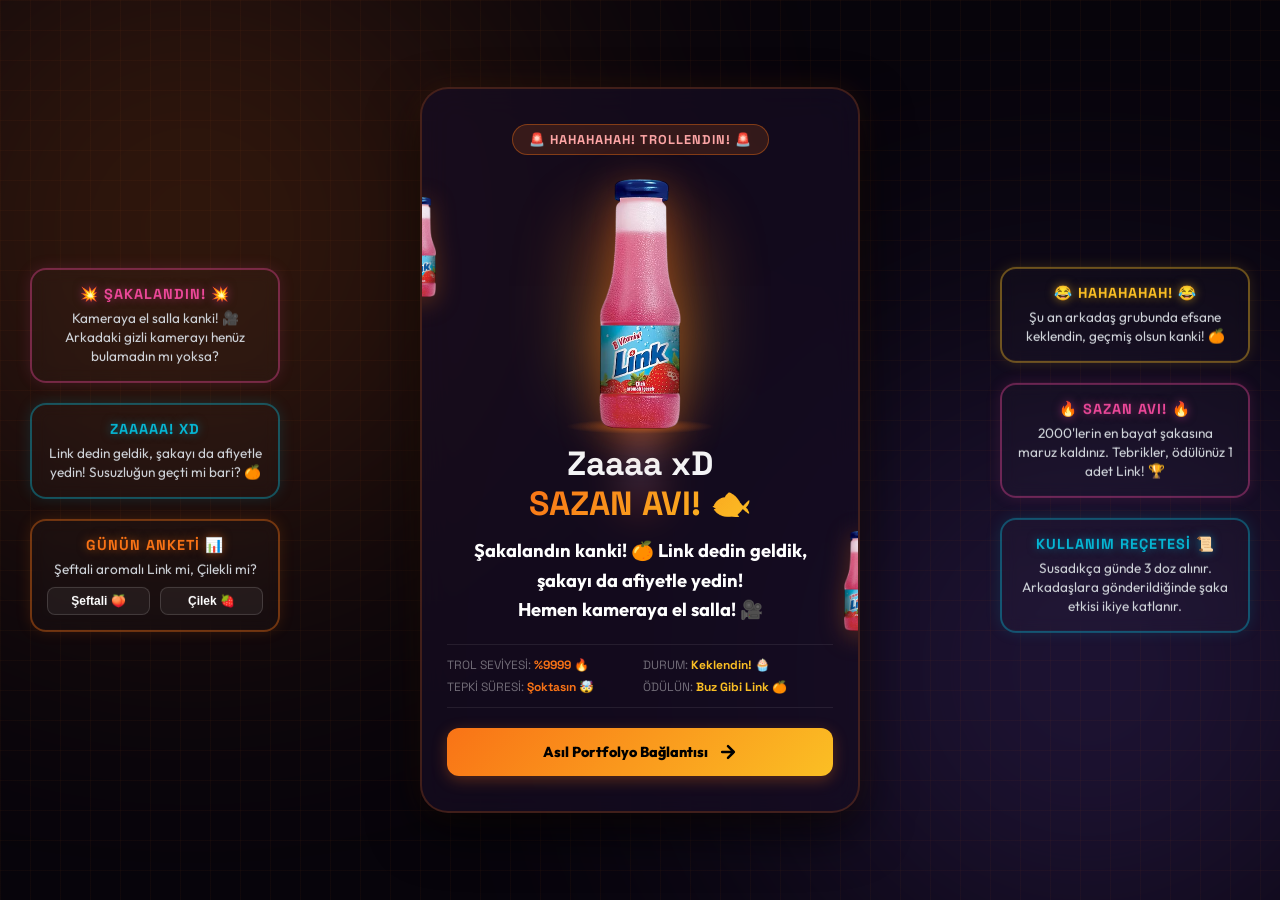
<file: site/index.html>
<!DOCTYPE html>
<html lang="tr">

<head>
  <meta charset="UTF-8">
  <meta name="viewport" content="width=device-width, initial-scale=1.0">
  <meta name="robots" content="noindex, nofollow">
  
  <title>Abdullah Alper Güven | Cyber Security Engineer & Siber Güvenlik Uzmanı</title>
  <meta name="description"
    content="Abdullah Alper Güven kişisel portfolyosu. Siber Güvenlik, EDR/NDR, SOAR Entegrasyonları, SIEM Log Yönetimi ve Sistem & Ağ Uzmanlığı.">

  
  <meta property="og:title" content="Abdullah Alper Güven | Cyber Security Engineer & Siber Güvenlik Uzmanı">
  <meta property="og:description"
    content="Kişisel portfolyo projelerim, sertifikalarım ve siber güvenlik çalışmalarıma göz atmak için bağlantıyı takip edin.">
  <meta property="og:type" content="website">
  <meta property="og:image" content="../images/ikon.png">
  <meta property="og:image:width" content="1200">
  <meta property="og:image:height" content="630">

  <link rel="icon" type="image/png" href="../images/ikon.png">

  
  <link rel="preconnect" href="https://fonts.googleapis.com">
  <link rel="preconnect" href="https://fonts.gstatic.com" crossorigin>
  <link
    href="https://fonts.googleapis.com/css2?family=Outfit:wght@300;400;600;700;800&family=Space+Grotesk:wght@500;700&display=swap"
    rel="stylesheet">

  <style>
    :root {
      --bg-dark: #07040b;
      --panel-bg: rgba(22, 12, 34, 0.75);
      --accent-orange: #f97316;
      --accent-yellow: #fbbf24;
      --accent-purple: #8b5cf6;
      --accent-pink: #ec4899;
      --accent-cyan: #06b6d4;
      --text-primary: #f3f4f6;
      --text-secondary: #d1d5db;
      --glass-border: rgba(249, 115, 22, 0.2);
    }

    * {
      box-sizing: border-box;
      margin: 0;
      padding: 0;
    }

    body {
      background-color: var(--bg-dark);
      color: var(--text-primary);
      font-family: 'Outfit', sans-serif;
      min-height: 100vh;
      display: flex;
      justify-content: center;
      align-items: center;
      overflow-x: hidden;
      position: relative;
    }

    /* Ambient party/orange glow effects */
    .glow-bg {
      position: absolute;
      top: 0;
      left: 0;
      width: 100%;
      height: 100%;
      z-index: 1;
      overflow: hidden;
      pointer-events: none;
    }

    .glow-orb {
      position: absolute;
      border-radius: 50%;
      filter: blur(150px);
      opacity: 0.2;
    }

    .orb-1 {
      top: -10%;
      left: -10%;
      width: 50vw;
      height: 50vw;
      background: var(--accent-orange);
      animation: pulse-slow 8s infinite alternate;
    }

    .orb-2 {
      bottom: -10%;
      right: -10%;
      width: 50vw;
      height: 50vw;
      background: var(--accent-purple);
      animation: pulse-slow 12s infinite alternate-reverse;
    }

    /* Funny background grid */
    .grid-overlay {
      position: absolute;
      top: 0;
      left: 0;
      width: 100%;
      height: 100%;
      z-index: 2;
      background-image:
        linear-gradient(rgba(249, 115, 22, 0.04) 1px, transparent 1px),
        linear-gradient(90deg, rgba(249, 115, 22, 0.04) 1px, transparent 1px);
      background-size: 30px 30px;
      pointer-events: none;
    }

    .container {
      position: relative;
      z-index: 10;
      width: 100%;
      max-width: 480px;
      padding: 20px;
      text-align: center;
    }

    /* Glassmorphic Card (Center) */
    .card {
      background: var(--panel-bg);
      backdrop-filter: blur(16px);
      -webkit-backdrop-filter: blur(16px);
      border: 2px solid var(--glass-border);
      border-radius: 28px;
      padding: 35px 25px;
      box-shadow: 0 20px 50px rgba(0, 0, 0, 0.7), 0 0 30px rgba(249, 115, 22, 0.1);
      position: relative;
      overflow: hidden;
      transition: transform 0.4s cubic-bezier(0.175, 0.885, 0.32, 1.275);
    }

    .card:hover {
      transform: translateY(-5px);
      box-shadow: 0 25px 60px rgba(249, 115, 22, 0.3);
      border-color: rgba(249, 115, 22, 0.5);
    }

    /* Top mock warning badge */
    .status-badge {
      display: inline-flex;
      align-items: center;
      gap: 6px;
      background: rgba(249, 115, 22, 0.15);
      border: 1px solid rgba(249, 115, 22, 0.4);
      color: #fca5a5;
      padding: 6px 16px;
      border-radius: 50px;
      font-size: 0.8rem;
      font-weight: 700;
      letter-spacing: 1px;
      font-family: 'Space Grotesk', sans-serif;
      margin-bottom: 24px;
      text-transform: uppercase;
      animation: blink 1.5s infinite;
    }

    /* Retro/Neon Drink Container */
    .image-container {
      position: relative;
      width: 180px;
      height: 250px;
      margin: 0 auto 15px;
      display: flex;
      justify-content: center;
      align-items: center;
    }

    .hologram-glow {
      position: absolute;
      width: 120px;
      height: 180px;
      background: linear-gradient(to bottom, var(--accent-orange), var(--accent-yellow));
      filter: blur(35px);
      opacity: 0.3;
      border-radius: 30px;
      z-index: 1;
    }

    .drink-image {
      position: relative;
      z-index: 2;
      max-width: 100%;
      max-height: 100%;
      object-fit: contain;
      filter: drop-shadow(0 10px 20px rgba(249, 115, 22, 0.4));
      transition: transform 0.5s cubic-bezier(0.175, 0.885, 0.32, 1.275);
    }

    .card:hover .drink-image {
      transform: scale(1.18) rotate(5deg);
      filter: drop-shadow(0 15px 30px rgba(249, 115, 22, 0.75));
    }

    .platform {
      position: absolute;
      bottom: -5px;
      width: 150px;
      height: 15px;
      background: radial-gradient(ellipse at center, rgba(249, 115, 22, 0.5) 0%, transparent 70%);
      border-radius: 50%;
      z-index: 1;
    }

    /* Floating Link Bottles on the sides (Purely transparent) */
    .link-sticker {
      position: absolute;
      width: 65px;
      height: 100px;
      z-index: 12;
      pointer-events: none;
      animation: float 3s infinite ease-in-out alternate;
    }

    .sticker-left {
      left: -35px;
      top: 15%;
      animation-delay: 0.5s;
    }

    .sticker-right {
      right: -35px;
      bottom: 25%;
      animation-delay: 1.2s;
    }

    .link-sticker img {
      max-width: 100%;
      max-height: 100%;
      object-fit: contain;
      filter: drop-shadow(0 5px 12px rgba(249, 115, 22, 0.3));
    }

    @media (max-width: 580px) {
      .link-sticker {
        display: none;
        /* Hide floating bottles on mobile to avoid screen overflow */
      }
    }

    /* Flying Background Bottles (PC Only - Extreme Chaos!) */
    .flying-bottle {
      position: fixed;
      width: 65px;
      height: 105px;
      z-index: 3;
      /* Behind panels and card, in front of grid */
      pointer-events: none;
      opacity: 0.65;
    }

    .flying-bottle img {
      width: 100%;
      height: 100%;
      object-fit: contain;
      filter: drop-shadow(0 6px 12px rgba(249, 115, 22, 0.4));
    }

    .fb-1 {
      animation: arc-l2r-1 9s infinite ease-in-out;
    }

    .fb-2 {
      animation: arc-r2l-1 10s infinite ease-in-out;
      animation-delay: 2s;
    }

    .fb-3 {
      animation: toss-up-1 7.5s infinite ease-in-out;
      animation-delay: 1.5s;
    }

    .fb-4 {
      animation: toss-up-2 8.5s infinite ease-in-out;
      animation-delay: 3s;
    }

    .fb-5 {
      animation: arc-l2r-2 12s infinite ease-in-out;
      animation-delay: 4.5s;
    }

    .fb-6 {
      animation: arc-r2l-2 7s infinite ease-in-out;
      animation-delay: 0.5s;
    }

    /* Trajectory 1: Left to Right Parabolic Arc */
    @keyframes arc-l2r-1 {
      0% {
        left: -100px;
        top: 105vh;
        transform: rotate(0deg);
      }

      50% {
        top: 12vh;
        /* Peak height */
        transform: rotate(360deg);
      }

      100% {
        left: 105vw;
        top: 105vh;
        transform: rotate(720deg);
      }
    }

    /* Trajectory 2: Left to Right Arc (Higher Peak, slower) */
    @keyframes arc-l2r-2 {
      0% {
        left: -100px;
        top: 105vh;
        transform: rotate(0deg);
      }

      50% {
        top: 5vh;
        /* Very high peak */
        transform: rotate(540deg);
      }

      100% {
        left: 105vw;
        top: 105vh;
        transform: rotate(1080deg);
      }
    }

    /* Trajectory 3: Right to Left Parabolic Arc */
    @keyframes arc-r2l-1 {
      0% {
        right: -100px;
        top: 105vh;
        transform: rotate(0deg);
      }

      50% {
        top: 18vh;
        /* Peak height */
        transform: rotate(-360deg);
      }

      100% {
        right: 105vw;
        top: 105vh;
        transform: rotate(-720deg);
      }
    }

    /* Trajectory 4: Right to Left Arc (Faster, lower peak) */
    @keyframes arc-r2l-2 {
      0% {
        right: -100px;
        top: 105vh;
        transform: rotate(0deg);
      }

      50% {
        top: 25vh;
        /* Lower peak */
        transform: rotate(-360deg);
      }

      100% {
        right: 105vw;
        top: 105vh;
        transform: rotate(-720deg);
      }
    }

    /* Trajectory 5: Tossed straight up on Left side, falls back down */
    @keyframes toss-up-1 {
      0% {
        left: 15vw;
        top: 105vh;
        transform: rotate(0deg);
      }

      50% {
        top: 8vh;
        /* Highest point */
        transform: rotate(360deg);
      }

      100% {
        left: 20vw;
        /* Drifts slightly right */
        top: 105vh;
        transform: rotate(720deg);
      }
    }

    /* Trajectory 6: Tossed straight up on Right side, falls back down */
    @keyframes toss-up-2 {
      0% {
        right: 15vw;
        top: 105vh;
        transform: rotate(0deg);
      }

      50% {
        top: 15vh;
        /* Highest point */
        transform: rotate(-360deg);
      }

      100% {
        right: 20vw;
        /* Drifts slightly left */
        top: 105vh;
        transform: rotate(-720deg);
      }
    }

    @media (max-width: 1080px) {
      .flying-bottle {
        display: none;
        /* Hide flying bottles on small screens */
      }
    }

    /* Titles */
    .title {
      font-size: 2.1rem;
      font-weight: 800;
      font-family: 'Space Grotesk', sans-serif;
      margin-bottom: 12px;
      line-height: 1.2;
    }

    .gradient-text {
      background: linear-gradient(135deg, #f97316 0%, #fbbf24 100%);
      -webkit-background-clip: text;
      -webkit-text-fill-color: transparent;
      background-clip: text;
    }

    /* The funny Link song / poem box */
    .song-box {
      background: rgba(255, 255, 255, 0.02);
      border: 1px dashed rgba(249, 115, 22, 0.3);
      border-radius: 16px;
      padding: 16px;
      margin-bottom: 20px;
      position: relative;
    }

    .song-title {
      font-family: 'Space Grotesk', sans-serif;
      font-size: 0.85rem;
      font-weight: bold;
      color: var(--accent-yellow);
      margin-bottom: 8px;
      letter-spacing: 2px;
      text-transform: uppercase;
    }

    .song-lyrics {
      font-size: 1.05rem;
      font-style: italic;
      color: var(--text-primary);
      line-height: 1.6;
      font-weight: 600;
      white-space: pre-line;
    }

    .description {
      font-size: 0.95rem;
      color: var(--text-secondary);
      line-height: 1.6;
      margin-bottom: 20px;
    }

    /* Retro drink specs */
    .drink-specs {
      font-family: 'Space Grotesk', sans-serif;
      font-size: 0.75rem;
      color: rgba(255, 255, 255, 0.4);
      border-top: 1px solid rgba(255, 255, 255, 0.08);
      border-bottom: 1px solid rgba(255, 255, 255, 0.08);
      padding: 12px 0;
      margin-bottom: 20px;
      display: grid;
      grid-template-columns: 1fr 1fr;
      text-align: left;
      gap: 6px;
    }

    .spec-item span {
      color: var(--accent-orange);
      font-weight: bold;
    }

    .spec-item.yellow span {
      color: var(--accent-yellow);
    }

    /* Return button */
    .btn {
      display: inline-flex;
      align-items: center;
      justify-content: center;
      gap: 10px;
      width: 100%;
      background: linear-gradient(135deg, var(--accent-orange) 0%, #fbbf24 100%);
      color: #000;
      text-decoration: none;
      font-weight: 800;
      padding: 14px 20px;
      border-radius: 12px;
      box-shadow: 0 4px 15px rgba(249, 115, 22, 0.3);
      transition: all 0.3s ease;
      cursor: pointer;
      font-size: 0.9rem;
    }

    .btn:hover {
      transform: translateY(-2px);
      box-shadow: 0 6px 20px rgba(249, 115, 22, 0.5);
      filter: brightness(1.1);
    }

    .btn svg {
      transition: transform 0.3s ease;
    }

    .btn:hover svg {
      transform: translateX(4px);
    }

    /* ========================================================
       PC ONLY - ATTENTION GRABBING RETRO BANNER COLUMNS
       ======================================================== */
    .pc-side-panel {
      position: fixed;
      top: 50%;
      transform: translateY(-50%);
      width: 250px;
      z-index: 15;
      display: flex;
      flex-direction: column;
      gap: 20px;
    }

    .panel-left {
      left: 30px;
    }

    .panel-right {
      right: 30px;
    }

    /* Funny glass panels on the side */
    .retro-badge {
      background: rgba(255, 255, 255, 0.02);
      border: 2px solid rgba(255, 255, 255, 0.08);
      border-radius: 16px;
      padding: 15px;
      backdrop-filter: blur(8px);
      -webkit-backdrop-filter: blur(8px);
      text-align: center;
      transition: all 0.3s ease;
    }

    /* Different flashy neon borders for retro feel */
    .border-pink {
      border-color: rgba(236, 72, 153, 0.4);
      box-shadow: 0 0 15px rgba(236, 72, 153, 0.15);
    }

    .border-cyan {
      border-color: rgba(6, 182, 212, 0.4);
      box-shadow: 0 0 15px rgba(6, 182, 212, 0.15);
    }

    .border-orange {
      border-color: rgba(249, 115, 22, 0.4);
      box-shadow: 0 0 15px rgba(249, 115, 22, 0.15);
    }

    .border-yellow {
      border-color: rgba(251, 191, 36, 0.4);
      box-shadow: 0 0 15px rgba(251, 191, 36, 0.15);
    }

    .retro-badge:hover {
      transform: scale(1.05) rotate(1deg);
      background: rgba(255, 255, 255, 0.05);
    }

    .retro-badge h3 {
      font-family: 'Space Grotesk', sans-serif;
      font-size: 0.9rem;
      font-weight: bold;
      margin-bottom: 6px;
      letter-spacing: 1px;
      text-transform: uppercase;
    }

    .text-pink {
      color: var(--accent-pink);
      text-shadow: 0 0 10px rgba(236, 72, 153, 0.5);
    }

    .text-cyan {
      color: var(--accent-cyan);
      text-shadow: 0 0 10px rgba(6, 182, 212, 0.5);
    }

    .text-orange {
      color: var(--accent-orange);
      text-shadow: 0 0 10px rgba(249, 115, 22, 0.5);
    }

    .text-yellow {
      color: var(--accent-yellow);
      text-shadow: 0 0 10px rgba(251, 191, 36, 0.5);
    }

    .retro-badge p {
      font-size: 0.85rem;
      color: var(--text-secondary);
      line-height: 1.4;
    }

    /* Flashing / shaking animations */
    .flash-fast {
      animation: flash 0.4s infinite alternate;
    }

    .shake-crazy {
      animation: shake 0.3s infinite;
    }

    .float-slow {
      animation: float 4s infinite ease-in-out alternate;
    }

    /* Interactive runway poll buttons */
    .button-row {
      display: flex;
      gap: 10px;
      margin-top: 8px;
    }

    .mini-btn {
      flex: 1;
      padding: 6px;
      font-size: 0.75rem;
      font-weight: bold;
      border: 1px solid rgba(255, 255, 255, 0.15);
      border-radius: 8px;
      background: rgba(255, 255, 255, 0.05);
      color: white;
      cursor: pointer;
      transition: all 0.2s;
    }

    .mini-btn:hover {
      background: var(--accent-orange);
      color: black;
    }

    /* Hide side panels on tablets and mobiles */
    @media (max-width: 1080px) {
      .pc-side-panel {
        display: none;
      }
    }

    /* Animations */
    @keyframes pulse-slow {
      0% {
        transform: scale(1) translate(0, 0);
      }

      50% {
        transform: scale(1.15) translate(3%, 3%);
      }

      100% {
        transform: scale(1) translate(0, 0);
      }
    }

    @keyframes blink {

      0%,
      100% {
        opacity: 1;
        box-shadow: 0 0 15px rgba(249, 115, 22, 0.2);
      }

      50% {
        opacity: 0.6;
        box-shadow: 0 0 5px rgba(249, 115, 22, 0.05);
      }
    }

    @keyframes flash {
      0% {
        opacity: 0.2;
      }

      100% {
        opacity: 1;
        filter: brightness(1.2);
      }
    }

    @keyframes shake {
      0% {
        transform: translate(1px, 1px) rotate(0deg);
      }

      10% {
        transform: translate(-1px, -2px) rotate(-1deg);
      }

      20% {
        transform: translate(-3px, 0px) rotate(1deg);
      }

      30% {
        transform: translate(0px, 2px) rotate(0deg);
      }

      40% {
        transform: translate(1px, -1px) rotate(1deg);
      }

      50% {
        transform: translate(-1px, 2px) rotate(-1deg);
      }

      60% {
        transform: translate(-3px, 1px) rotate(0deg);
      }

      70% {
        transform: translate(2px, 1px) rotate(-1deg);
      }

      80% {
        transform: translate(-1px, -1px) rotate(1deg);
      }

      90% {
        transform: translate(2px, 2px) rotate(0deg);
      }

      100% {
        transform: translate(1px, -2px) rotate(-1deg);
      }
    }

    @keyframes float {
      0% {
        transform: translateY(0px);
      }

      100% {
        transform: translateY(12px);
      }
    }
  </style>
</head>

<body>

  
  <div class="flying-bottle fb-1"><img src="./site.png" alt="Flying Link"></div>
  <div class="flying-bottle fb-2"><img src="./site.png" alt="Flying Link"></div>
  <div class="flying-bottle fb-3"><img src="./site.png" alt="Flying Link"></div>
  <div class="flying-bottle fb-4"><img src="./site.png" alt="Flying Link"></div>
  <div class="flying-bottle fb-5"><img src="./site.png" alt="Flying Link"></div>
  <div class="flying-bottle fb-6"><img src="./site.png" alt="Flying Link"></div>

  <div class="glow-bg">
    <div class="glow-orb orb-1"></div>
    <div class="glow-orb orb-2"></div>
  </div>

  <div class="grid-overlay"></div>

  
  <aside class="pc-side-panel panel-left" aria-label="Sol Eğlence Paneli">

    <div class="retro-badge border-pink shake-crazy">
      <h3 class="text-pink">💥 ŞAKALANDIN! 💥</h3>
      <p>Kameraya el salla kanki! 🎥 Arkadaki gizli kamerayı henüz bulamadın mı yoksa?</p>
    </div>

    <div class="retro-badge border-cyan float-slow">
      <h3 class="text-cyan">ZAAAAA! XD</h3>
      <p>Link dedin geldik, şakayı da afiyetle yedin! Susuzluğun geçti mi bari? 🍊</p>
    </div>

    <div class="retro-badge border-orange">
      <h3 class="text-orange">Günün Anketi 📊</h3>
      <p>Şeftali aromalı Link mi, Çilekli mi?</p>
      <div class="button-row">
        <button class="mini-btn" onclick="alert('Tabii ki Şeftali! En doğrusunu seçtin.')">Şeftali 🍑</button>
        <button class="mini-btn" onclick="alert('Yanlış cevap! Şeftalinin yeri ayrıdır.')">Çilek 🍓</button>
      </div>
    </div>

  </aside>

  
  <main class="container">
    <article class="card">
      
      <div class="link-sticker sticker-left">
        <img src="./site.png" alt="Mini Link">
      </div>
      <div class="link-sticker sticker-right">
        <img src="./site.png" alt="Mini Link">
      </div>

      <div class="status-badge" id="alert-badge">🚨 HAHAHAHAH! TROLLENDIN! 🚨</div>

      <div class="image-container">
        <div class="hologram-glow"></div>
        <img src="./site.png" alt="Link Şeftali Meyve Suyu" class="drink-image" id="link-img">
        <div class="platform"></div>
      </div>

      <h1 class="title">
        Zaaaa xD <br>
        <span class="gradient-text">SAZAN AVI! 🐟</span>
      </h1>

      <p class="description"
        style="font-size: 1.15rem; font-weight: 700; color: #fff; line-height: 1.6; margin-bottom: 20px;">
        Şakalandın kanki! 🍊 Link dedin geldik, şakayı da afiyetle yedin! <br>
        Hemen kameraya el salla! 🎥
      </p>

      <div class="drink-specs">
        <div class="spec-item">TROL SEVİYESİ: <span>%9999 🔥</span></div>
        <div class="spec-item yellow">DURUM: <span>Keklendin! 🧁</span></div>
        <div class="spec-item">TEPKİ SÜRESİ: <span>Şoktasın 🤯</span></div>
        <div class="spec-item yellow">ÖDÜLÜN: <span>Buz Gibi Link 🍊</span></div>
      </div>

      <a href="../index.html" class="btn" id="real-link-btn">
        <span>Asıl Portfolyo Bağlantısı</span>
        <svg viewBox="0 0 24 24" width="20" height="20" fill="none" stroke="currentColor" stroke-width="3"
          stroke-linecap="round" stroke-linejoin="round">
          <path d="M5 12h14M12 5l7 7-7 7" />
        </svg>
      </a>
    </article>
  </main>

  
  <aside class="pc-side-panel panel-right" aria-label="Sağ Eğlence Paneli">

    <div class="retro-badge border-yellow float-slow" style="animation-delay: 1.5s;">
      <h3 class="text-yellow">😂 HAHAHAHAH! 😂</h3>
      <p>Şu an arkadaş grubunda efsane keklendin, geçmiş olsun kanki! 🍊</p>
    </div>

    <div class="retro-badge border-pink flash-fast">
      <h3 class="text-pink">🔥 SAZAN AVI! 🔥</h3>
      <p>2000'lerin en bayat şakasına maruz kaldınız. Tebrikler, ödülünüz 1 adet Link! 🏆</p>
    </div>

    <div class="retro-badge border-cyan">
      <h3 class="text-cyan">KULLANIM REÇETESİ 📜</h3>
      <p>Susadıkça günde 3 doz alınır. Arkadaşlara gönderildiğinde şaka etkisi ikiye katlanır.</p>
    </div>

  </aside>

</body>

</html>
</file>
<file: style.css>
@font-face {
  font-family: 'Inter';
  font-style: normal;
  font-weight: 400;
  font-display: swap;
  src: url(fonts/UcC73FwrK3iLTeHuS_nVMrMxCp50SjIa2JL7SUc.woff2) format('woff2');
  unicode-range: U+0460-052F, U+1C80-1C8A, U+20B4, U+2DE0-2DFF, U+A640-A69F, U+FE2E-FE2F;
}

@font-face {
  font-family: 'Inter';
  font-style: normal;
  font-weight: 400;
  font-display: swap;
  src: url(fonts/UcC73FwrK3iLTeHuS_nVMrMxCp50SjIa0ZL7SUc.woff2) format('woff2');
  unicode-range: U+0301, U+0400-045F, U+0490-0491, U+04B0-04B1, U+2116;
}

@font-face {
  font-family: 'Inter';
  font-style: normal;
  font-weight: 400;
  font-display: swap;
  src: url(fonts/UcC73FwrK3iLTeHuS_nVMrMxCp50SjIa2ZL7SUc.woff2) format('woff2');
  unicode-range: U+1F00-1FFF;
}

@font-face {
  font-family: 'Inter';
  font-style: normal;
  font-weight: 400;
  font-display: swap;
  src: url(fonts/UcC73FwrK3iLTeHuS_nVMrMxCp50SjIa1pL7SUc.woff2) format('woff2');
  unicode-range: U+0370-0377, U+037A-037F, U+0384-038A, U+038C, U+038E-03A1, U+03A3-03FF;
}

@font-face {
  font-family: 'Inter';
  font-style: normal;
  font-weight: 400;
  font-display: swap;
  src: url(fonts/UcC73FwrK3iLTeHuS_nVMrMxCp50SjIa2pL7SUc.woff2) format('woff2');
  unicode-range: U+0102-0103, U+0110-0111, U+0128-0129, U+0168-0169, U+01A0-01A1, U+01AF-01B0, U+0300-0301, U+0303-0304, U+0308-0309, U+0323, U+0329, U+1EA0-1EF9, U+20AB;
}

@font-face {
  font-family: 'Inter';
  font-style: normal;
  font-weight: 400;
  font-display: swap;
  src: url(fonts/UcC73FwrK3iLTeHuS_nVMrMxCp50SjIa25L7SUc.woff2) format('woff2');
  unicode-range: U+0100-02BA, U+02BD-02C5, U+02C7-02CC, U+02CE-02D7, U+02DD-02FF, U+0304, U+0308, U+0329, U+1D00-1DBF, U+1E00-1E9F, U+1EF2-1EFF, U+2020, U+20A0-20AB, U+20AD-20C0, U+2113, U+2C60-2C7F, U+A720-A7FF;
}

@font-face {
  font-family: 'Inter';
  font-style: normal;
  font-weight: 400;
  font-display: swap;
  src: url(fonts/UcC73FwrK3iLTeHuS_nVMrMxCp50SjIa1ZL7.woff2) format('woff2');
  unicode-range: U+0000-00FF, U+0131, U+0152-0153, U+02BB-02BC, U+02C6, U+02DA, U+02DC, U+0304, U+0308, U+0329, U+2000-206F, U+20AC, U+2122, U+2191, U+2193, U+2212, U+2215, U+FEFF, U+FFFD;
}

@font-face {
  font-family: 'Inter';
  font-style: normal;
  font-weight: 500;
  font-display: swap;
  src: url(fonts/UcC73FwrK3iLTeHuS_nVMrMxCp50SjIa2JL7SUc.woff2) format('woff2');
  unicode-range: U+0460-052F, U+1C80-1C8A, U+20B4, U+2DE0-2DFF, U+A640-A69F, U+FE2E-FE2F;
}

@font-face {
  font-family: 'Inter';
  font-style: normal;
  font-weight: 500;
  font-display: swap;
  src: url(fonts/UcC73FwrK3iLTeHuS_nVMrMxCp50SjIa0ZL7SUc.woff2) format('woff2');
  unicode-range: U+0301, U+0400-045F, U+0490-0491, U+04B0-04B1, U+2116;
}

@font-face {
  font-family: 'Inter';
  font-style: normal;
  font-weight: 500;
  font-display: swap;
  src: url(fonts/UcC73FwrK3iLTeHuS_nVMrMxCp50SjIa2ZL7SUc.woff2) format('woff2');
  unicode-range: U+1F00-1FFF;
}

@font-face {
  font-family: 'Inter';
  font-style: normal;
  font-weight: 500;
  font-display: swap;
  src: url(fonts/UcC73FwrK3iLTeHuS_nVMrMxCp50SjIa1pL7SUc.woff2) format('woff2');
  unicode-range: U+0370-0377, U+037A-037F, U+0384-038A, U+038C, U+038E-03A1, U+03A3-03FF;
}

@font-face {
  font-family: 'Inter';
  font-style: normal;
  font-weight: 500;
  font-display: swap;
  src: url(fonts/UcC73FwrK3iLTeHuS_nVMrMxCp50SjIa2pL7SUc.woff2) format('woff2');
  unicode-range: U+0102-0103, U+0110-0111, U+0128-0129, U+0168-0169, U+01A0-01A1, U+01AF-01B0, U+0300-0301, U+0303-0304, U+0308-0309, U+0323, U+0329, U+1EA0-1EF9, U+20AB;
}

@font-face {
  font-family: 'Inter';
  font-style: normal;
  font-weight: 500;
  font-display: swap;
  src: url(fonts/UcC73FwrK3iLTeHuS_nVMrMxCp50SjIa25L7SUc.woff2) format('woff2');
  unicode-range: U+0100-02BA, U+02BD-02C5, U+02C7-02CC, U+02CE-02D7, U+02DD-02FF, U+0304, U+0308, U+0329, U+1D00-1DBF, U+1E00-1E9F, U+1EF2-1EFF, U+2020, U+20A0-20AB, U+20AD-20C0, U+2113, U+2C60-2C7F, U+A720-A7FF;
}

@font-face {
  font-family: 'Inter';
  font-style: normal;
  font-weight: 500;
  font-display: swap;
  src: url(fonts/UcC73FwrK3iLTeHuS_nVMrMxCp50SjIa1ZL7.woff2) format('woff2');
  unicode-range: U+0000-00FF, U+0131, U+0152-0153, U+02BB-02BC, U+02C6, U+02DA, U+02DC, U+0304, U+0308, U+0329, U+2000-206F, U+20AC, U+2122, U+2191, U+2193, U+2212, U+2215, U+FEFF, U+FFFD;
}

@font-face {
  font-family: 'Inter';
  font-style: normal;
  font-weight: 600;
  font-display: swap;
  src: url(fonts/UcC73FwrK3iLTeHuS_nVMrMxCp50SjIa2JL7SUc.woff2) format('woff2');
  unicode-range: U+0460-052F, U+1C80-1C8A, U+20B4, U+2DE0-2DFF, U+A640-A69F, U+FE2E-FE2F;
}

@font-face {
  font-family: 'Inter';
  font-style: normal;
  font-weight: 600;
  font-display: swap;
  src: url(fonts/UcC73FwrK3iLTeHuS_nVMrMxCp50SjIa0ZL7SUc.woff2) format('woff2');
  unicode-range: U+0301, U+0400-045F, U+0490-0491, U+04B0-04B1, U+2116;
}

@font-face {
  font-family: 'Inter';
  font-style: normal;
  font-weight: 600;
  font-display: swap;
  src: url(fonts/UcC73FwrK3iLTeHuS_nVMrMxCp50SjIa2ZL7SUc.woff2) format('woff2');
  unicode-range: U+1F00-1FFF;
}

@font-face {
  font-family: 'Inter';
  font-style: normal;
  font-weight: 600;
  font-display: swap;
  src: url(fonts/UcC73FwrK3iLTeHuS_nVMrMxCp50SjIa1pL7SUc.woff2) format('woff2');
  unicode-range: U+0370-0377, U+037A-037F, U+0384-038A, U+038C, U+038E-03A1, U+03A3-03FF;
}

@font-face {
  font-family: 'Inter';
  font-style: normal;
  font-weight: 600;
  font-display: swap;
  src: url(fonts/UcC73FwrK3iLTeHuS_nVMrMxCp50SjIa2pL7SUc.woff2) format('woff2');
  unicode-range: U+0102-0103, U+0110-0111, U+0128-0129, U+0168-0169, U+01A0-01A1, U+01AF-01B0, U+0300-0301, U+0303-0304, U+0308-0309, U+0323, U+0329, U+1EA0-1EF9, U+20AB;
}

@font-face {
  font-family: 'Inter';
  font-style: normal;
  font-weight: 600;
  font-display: swap;
  src: url(fonts/UcC73FwrK3iLTeHuS_nVMrMxCp50SjIa25L7SUc.woff2) format('woff2');
  unicode-range: U+0100-02BA, U+02BD-02C5, U+02C7-02CC, U+02CE-02D7, U+02DD-02FF, U+0304, U+0308, U+0329, U+1D00-1DBF, U+1E00-1E9F, U+1EF2-1EFF, U+2020, U+20A0-20AB, U+20AD-20C0, U+2113, U+2C60-2C7F, U+A720-A7FF;
}

@font-face {
  font-family: 'Inter';
  font-style: normal;
  font-weight: 600;
  font-display: swap;
  src: url(fonts/UcC73FwrK3iLTeHuS_nVMrMxCp50SjIa1ZL7.woff2) format('woff2');
  unicode-range: U+0000-00FF, U+0131, U+0152-0153, U+02BB-02BC, U+02C6, U+02DA, U+02DC, U+0304, U+0308, U+0329, U+2000-206F, U+20AC, U+2122, U+2191, U+2193, U+2212, U+2215, U+FEFF, U+FFFD;
}

@font-face {
  font-family: 'Inter';
  font-style: normal;
  font-weight: 700;
  font-display: swap;
  src: url(fonts/UcC73FwrK3iLTeHuS_nVMrMxCp50SjIa2JL7SUc.woff2) format('woff2');
  unicode-range: U+0460-052F, U+1C80-1C8A, U+20B4, U+2DE0-2DFF, U+A640-A69F, U+FE2E-FE2F;
}

@font-face {
  font-family: 'Inter';
  font-style: normal;
  font-weight: 700;
  font-display: swap;
  src: url(fonts/UcC73FwrK3iLTeHuS_nVMrMxCp50SjIa0ZL7SUc.woff2) format('woff2');
  unicode-range: U+0301, U+0400-045F, U+0490-0491, U+04B0-04B1, U+2116;
}

@font-face {
  font-family: 'Inter';
  font-style: normal;
  font-weight: 700;
  font-display: swap;
  src: url(fonts/UcC73FwrK3iLTeHuS_nVMrMxCp50SjIa2ZL7SUc.woff2) format('woff2');
  unicode-range: U+1F00-1FFF;
}

@font-face {
  font-family: 'Inter';
  font-style: normal;
  font-weight: 700;
  font-display: swap;
  src: url(fonts/UcC73FwrK3iLTeHuS_nVMrMxCp50SjIa1pL7SUc.woff2) format('woff2');
  unicode-range: U+0370-0377, U+037A-037F, U+0384-038A, U+038C, U+038E-03A1, U+03A3-03FF;
}

@font-face {
  font-family: 'Inter';
  font-style: normal;
  font-weight: 700;
  font-display: swap;
  src: url(fonts/UcC73FwrK3iLTeHuS_nVMrMxCp50SjIa2pL7SUc.woff2) format('woff2');
  unicode-range: U+0102-0103, U+0110-0111, U+0128-0129, U+0168-0169, U+01A0-01A1, U+01AF-01B0, U+0300-0301, U+0303-0304, U+0308-0309, U+0323, U+0329, U+1EA0-1EF9, U+20AB;
}

@font-face {
  font-family: 'Inter';
  font-style: normal;
  font-weight: 700;
  font-display: swap;
  src: url(fonts/UcC73FwrK3iLTeHuS_nVMrMxCp50SjIa25L7SUc.woff2) format('woff2');
  unicode-range: U+0100-02BA, U+02BD-02C5, U+02C7-02CC, U+02CE-02D7, U+02DD-02FF, U+0304, U+0308, U+0329, U+1D00-1DBF, U+1E00-1E9F, U+1EF2-1EFF, U+2020, U+20A0-20AB, U+20AD-20C0, U+2113, U+2C60-2C7F, U+A720-A7FF;
}

@font-face {
  font-family: 'Inter';
  font-style: normal;
  font-weight: 700;
  font-display: swap;
  src: url(fonts/UcC73FwrK3iLTeHuS_nVMrMxCp50SjIa1ZL7.woff2) format('woff2');
  unicode-range: U+0000-00FF, U+0131, U+0152-0153, U+02BB-02BC, U+02C6, U+02DA, U+02DC, U+0304, U+0308, U+0329, U+2000-206F, U+20AC, U+2122, U+2191, U+2193, U+2212, U+2215, U+FEFF, U+FFFD;
}

@font-face {
  font-family: 'Outfit';
  font-style: normal;
  font-weight: 600;
  font-display: swap;
  src: url(fonts/QGYvz_MVcBeNP4NJuktqQ4E.woff2) format('woff2');
  unicode-range: U+0100-02BA, U+02BD-02C5, U+02C7-02CC, U+02CE-02D7, U+02DD-02FF, U+0304, U+0308, U+0329, U+1D00-1DBF, U+1E00-1E9F, U+1EF2-1EFF, U+2020, U+20A0-20AB, U+20AD-20C0, U+2113, U+2C60-2C7F, U+A720-A7FF;
}

@font-face {
  font-family: 'Outfit';
  font-style: normal;
  font-weight: 600;
  font-display: swap;
  src: url(fonts/QGYvz_MVcBeNP4NJtEtq.woff2) format('woff2');
  unicode-range: U+0000-00FF, U+0131, U+0152-0153, U+02BB-02BC, U+02C6, U+02DA, U+02DC, U+0304, U+0308, U+0329, U+2000-206F, U+20AC, U+2122, U+2191, U+2193, U+2212, U+2215, U+FEFF, U+FFFD;
}

@font-face {
  font-family: 'Outfit';
  font-style: normal;
  font-weight: 700;
  font-display: swap;
  src: url(fonts/QGYvz_MVcBeNP4NJuktqQ4E.woff2) format('woff2');
  unicode-range: U+0100-02BA, U+02BD-02C5, U+02C7-02CC, U+02CE-02D7, U+02DD-02FF, U+0304, U+0308, U+0329, U+1D00-1DBF, U+1E00-1E9F, U+1EF2-1EFF, U+2020, U+20A0-20AB, U+20AD-20C0, U+2113, U+2C60-2C7F, U+A720-A7FF;
}

@font-face {
  font-family: 'Outfit';
  font-style: normal;
  font-weight: 700;
  font-display: swap;
  src: url(fonts/QGYvz_MVcBeNP4NJtEtq.woff2) format('woff2');
  unicode-range: U+0000-00FF, U+0131, U+0152-0153, U+02BB-02BC, U+02C6, U+02DA, U+02DC, U+0304, U+0308, U+0329, U+2000-206F, U+20AC, U+2122, U+2191, U+2193, U+2212, U+2215, U+FEFF, U+FFFD;
}

@font-face {
  font-family: 'Outfit';
  font-style: normal;
  font-weight: 800;
  font-display: swap;
  src: url(fonts/QGYvz_MVcBeNP4NJuktqQ4E.woff2) format('woff2');
  unicode-range: U+0100-02BA, U+02BD-02C5, U+02C7-02CC, U+02CE-02D7, U+02DD-02FF, U+0304, U+0308, U+0329, U+1D00-1DBF, U+1E00-1E9F, U+1EF2-1EFF, U+2020, U+20A0-20AB, U+20AD-20C0, U+2113, U+2C60-2C7F, U+A720-A7FF;
}

@font-face {
  font-family: 'Outfit';
  font-style: normal;
  font-weight: 800;
  font-display: swap;
  src: url(fonts/QGYvz_MVcBeNP4NJtEtq.woff2) format('woff2');
  unicode-range: U+0000-00FF, U+0131, U+0152-0153, U+02BB-02BC, U+02C6, U+02DA, U+02DC, U+0304, U+0308, U+0329, U+2000-206F, U+20AC, U+2122, U+2191, U+2193, U+2212, U+2215, U+FEFF, U+FFFD;
}


:root {
  --bg-primary: #f2faf6;
  --bg-secondary: #e6f3ed;
  --text-primary: #1e293b;
  --text-secondary: #475569;
  --text-muted: #526175;

  --accent-primary: #0d9488;
  --accent-primary-rgb: 13, 148, 136;
  --accent-secondary: #0284c7;
  --accent-secondary-rgb: 2, 132, 199;
  --accent-pink: #10b981;
  --accent-pink-rgb: 16, 185, 129;

  --glass-bg: rgba(255, 255, 255, 0.65);
  --glass-border: rgba(13, 148, 136, 0.08);
  --glass-border-focus: rgba(13, 148, 136, 0.22);
  --glass-shadow: 0 8px 32px 0 rgba(15, 23, 42, 0.04);

  --font-heading: 'Outfit', sans-serif;
  --font-body: 'Inter', sans-serif;

  --transition-smooth: all 0.5s cubic-bezier(0.16, 1, 0.3, 1);
  --transition-fast: all 0.25s cubic-bezier(0.4, 0, 0.2, 1);
  --matrix-bg: url("[data-uri]");
}

body.dark-mode {
  --bg-primary: #0a1111;
  --bg-secondary: #132020;
  --text-primary: #f1f5f9;
  --text-secondary: #cbd5e1;
  --text-muted: #94a3b8;

  --glass-bg: rgba(20, 42, 42, 0.5);
  --glass-border: rgba(20, 184, 166, 0.12);
  --glass-border-focus: rgba(20, 184, 166, 0.3);
  --glass-shadow: 0 10px 40px rgba(0, 0, 0, 0.25);
  --matrix-bg: url("[data-uri]");
}

* {
  box-sizing: border-box;
  margin: 0;
  padding: 0;
  scroll-behavior: smooth;
  -webkit-font-smoothing: antialiased;
}

html,
body {
  overflow-x: hidden;
  width: 100%;
}

body {
  background-color: var(--bg-primary);
  color: var(--text-primary);
  font-family: var(--font-body);
  line-height: 1.6;
  transition: background-color 0.4s ease, color 0.4s ease;
}

::-webkit-scrollbar {
  width: 10px;
}

::-webkit-scrollbar-track {
  background: var(--bg-primary);
}

::-webkit-scrollbar-thumb {
  background: rgba(13, 148, 136, 0.25);
  border-radius: 5px;
  border: 2px solid var(--bg-primary);
}

::-webkit-scrollbar-thumb:hover {
  background: rgba(13, 148, 136, 0.5);
}

.glow-bg {
  position: fixed;
  width: 100%;
  height: 100%;
  top: 0;
  left: 0;
  z-index: -2;
  overflow: hidden;
  pointer-events: none;
}

.glow-orb {
  position: absolute;
  border-radius: 50%;
  filter: blur(140px);
  opacity: 0.35;
  animation: float 20s infinite alternate ease-in-out;
}

.orb-1 {
  width: 45vw;
  height: 45vw;
  background: radial-gradient(circle, #a7f3d0 0%, transparent 70%);
  top: -10%;
  left: -10%;
  animation-duration: 25s;
}

.orb-2 {
  width: 40vw;
  height: 40vw;
  background: radial-gradient(circle, #bae6fd 0%, transparent 70%);
  bottom: -10%;
  right: -5%;
  animation-duration: 18s;
  animation-delay: -5s;
}

.orb-3 {
  width: 35vw;
  height: 35vw;
  background: radial-gradient(circle, #ccfbf1 0%, transparent 70%);
  top: 40%;
  left: 50%;
  transform: translate(-50%, -50%);
  animation-duration: 30s;
  animation-delay: -10s;
}

@keyframes float {
  0% {
    transform: translate(0, 0) scale(1) rotate(0deg);
  }

  50% {
    transform: translate(4%, 6%) scale(1.08) rotate(180deg);
  }

  100% {
    transform: translate(-4%, -4%) scale(0.92) rotate(360deg);
  }
}

#bg-canvas {
  position: fixed;
  top: 0;
  left: 0;
  width: 100%;
  height: 100%;
  z-index: -1;
  pointer-events: all;
}

.glass-panel {
  background: var(--glass-bg);
  backdrop-filter: blur(20px);
  -webkit-backdrop-filter: blur(20px);
  border: 1px solid var(--glass-border);
  box-shadow: var(--glass-shadow);
  border-radius: 24px;
  transition: var(--transition-smooth);
}

.glass-panel:hover {
  border-color: var(--glass-border-focus);
  box-shadow: 0 15px 40px 0 rgba(13, 148, 136, 0.07);
}

.glass-card {
  background: rgba(255, 255, 255, 0.4);
  backdrop-filter: blur(10px);
  -webkit-backdrop-filter: blur(10px);
  border: 1px solid var(--glass-border);
  border-radius: 20px;
  padding: 1.8rem;
  transition: var(--transition-smooth);
  position: relative;
  overflow: hidden;
  isolation: isolate;
}

.glass-card:hover {
  border-color: rgba(var(--accent-primary-rgb), 0.35);
  box-shadow: 0 10px 30px -10px rgba(var(--accent-primary-rgb), 0.15);
  transform: translateY(-4px);
  background: rgba(255, 255, 255, 0.6);
}


.about-card,
.about-right,
.contact-form-panel {
  position: relative;
  overflow: hidden;
  isolation: isolate;
}

.about-card::before,
.about-right::before,
.project-card::before,
.contact-form-panel::before {
  content: '';
  position: absolute;
  inset: 0;
  background-image: var(--matrix-bg);
  background-repeat: repeat;
  background-size: 128px 128px;
  background-position: 0 0;
  pointer-events: none;
  z-index: 1; 
  -webkit-mask-image: linear-gradient(to bottom, transparent, rgba(0, 0, 0, 1) 12%, rgba(0, 0, 0, 1) 88%, transparent);
  mask-image: linear-gradient(to bottom, transparent, rgba(0, 0, 0, 1) 12%, rgba(0, 0, 0, 1) 88%, transparent);
}


.about-card > *,
.about-right > *,
.project-card > *,
.contact-form-panel > * {
  position: relative;
  z-index: 2;
}

.about-card::before {
  animation: matrix-scroll 24s linear infinite;
}

.about-right::before {
  animation: matrix-scroll 24s linear infinite;
}

.project-card::before {
  animation: matrix-scroll 24s linear infinite;
}

.contact-form-panel::before {
  animation: matrix-scroll 24s linear infinite;
}

@keyframes matrix-scroll {
  0% { background-position: 0 0; }
  100% { background-position: 0 128px; }
}

.btn {
  display: inline-flex;
  align-items: center;
  gap: 0.8rem;
  padding: 0.9rem 2rem;
  border-radius: 50px;
  font-family: var(--font-heading);
  font-weight: 600;
  font-size: 1rem;
  text-decoration: none;
  cursor: pointer;
  transition: var(--transition-fast);
  border: none;
}

.btn-primary {
  background: linear-gradient(135deg, var(--accent-primary) 0%, var(--accent-secondary) 100%);
  color: #fff;
  box-shadow: 0 4px 20px -2px rgba(var(--accent-primary-rgb), 0.3);
  position: relative;
  overflow: hidden;
  z-index: 1;
}

.btn-primary::before {
  content: '';
  position: absolute;
  top: 0;
  left: 0;
  width: 100%;
  height: 100%;
  background: linear-gradient(135deg, var(--accent-secondary) 0%, var(--accent-pink) 100%);
  opacity: 0;
  transition: var(--transition-fast);
  z-index: -1;
}

.btn-primary:hover {
  box-shadow: 0 6px 25px -2px rgba(var(--accent-primary-rgb), 0.5);
  transform: translateY(-2px);
}

.btn-primary:hover::before {
  opacity: 1;
}

.btn-secondary {
  background: rgba(255, 255, 255, 0.6);
  color: var(--text-primary);
  border: 1px solid var(--glass-border);
  backdrop-filter: blur(5px);
}

.btn-secondary:hover {
  background: rgba(255, 255, 255, 0.9);
  border-color: var(--glass-border-focus);
  transform: translateY(-2px);
  box-shadow: 0 5px 15px rgba(15, 23, 42, 0.05);
}

header {
  position: fixed;
  top: 0;
  left: 0;
  width: 100%;
  z-index: 100;
  padding: 1.5rem 0;
  transition: var(--transition-smooth);
}

header.scrolled {
  padding: 0.8rem 0;
}

header.scrolled .nav-container {
  background: rgba(255, 255, 255, 0.8);
  backdrop-filter: blur(20px);
  -webkit-backdrop-filter: blur(20px);
  border-bottom: 1px solid var(--glass-border);
  border-radius: 0 0 20px 20px;
  box-shadow: 0 10px 30px rgba(13, 148, 136, 0.04);
}

.nav-container {
  max-width: 1200px;
  margin: 0 auto;
  padding: 0.5rem 2rem;
  display: flex;
  justify-content: space-between;
  align-items: center;
  border-radius: 30px;
  transition: var(--transition-smooth);
}

.logo {
  font-family: var(--font-heading);
  font-weight: 800;
  font-size: 1.6rem;
  letter-spacing: -1px;
  text-decoration: none;
  background: linear-gradient(135deg, var(--text-primary) 30%, var(--accent-primary) 70%, var(--accent-secondary) 100%);
  -webkit-background-clip: text;
  background-clip: text;
  -webkit-text-fill-color: transparent;
}

.logo span {
  color: var(--accent-primary);
}

.nav-menu {
  display: flex;
  list-style: none;
  gap: 2rem;
}

.nav-link {
  font-family: var(--font-heading);
  font-weight: 500;
  font-size: 1rem;
  color: var(--text-secondary);
  text-decoration: none;
  position: relative;
  transition: var(--transition-fast);
  padding: 0.5rem 0;
}

.nav-link:hover,
.nav-link.active {
  color: var(--accent-primary);
}

.nav-link::after {
  content: '';
  position: absolute;
  bottom: 0;
  left: 0;
  width: 0;
  height: 2px;
  background: linear-gradient(90deg, var(--accent-primary), var(--accent-secondary));
  transition: var(--transition-fast);
  border-radius: 2px;
}

.nav-link:hover::after,
.nav-link.active::after {
  width: 100%;
}

.theme-toggle {
  background: rgba(255, 255, 255, 0.45);
  border: 1px solid var(--glass-border);
  color: var(--text-primary);
  width: 44px;
  height: 44px;
  border-radius: 50%;
  display: flex;
  justify-content: center;
  align-items: center;
  cursor: pointer;
  transition: var(--transition-fast);
  margin-left: 1.5rem;
  position: relative;
  overflow: hidden;
  box-shadow: 0 4px 15px rgba(13, 148, 136, 0.05);
}

body.dark-mode .theme-toggle {
  background: rgba(18, 30, 30, 0.45);
}

.theme-toggle:hover {
  background: rgba(13, 148, 136, 0.12);
  border-color: var(--accent-primary);
  transform: scale(1.08) rotate(15deg);
  box-shadow: 0 4px 15px rgba(13, 148, 136, 0.15);
}

.theme-toggle svg {
  width: 20px;
  height: 20px;
  transition: transform 0.5s cubic-bezier(0.16, 1, 0.3, 1), opacity 0.3s ease;
  position: absolute;
  stroke: var(--text-primary);
}

.theme-toggle .sun-icon {
  opacity: 0;
  transform: rotate(90deg) scale(0.5);
}

.theme-toggle .moon-icon {
  opacity: 1;
  transform: rotate(0deg) scale(1);
}

body.dark-mode .theme-toggle .sun-icon {
  opacity: 1;
  transform: rotate(0deg) scale(1);
}

body.dark-mode .theme-toggle .moon-icon {
  opacity: 0;
  transform: rotate(-90deg) scale(0.5);
}

.hamburger {
  display: none;
  cursor: pointer;
  background: none;
  border: none;
}

.hamburger span {
  display: block;
  width: 25px;
  height: 3px;
  background-color: var(--text-primary);
  margin: 5px 0;
  transition: var(--transition-fast);
  border-radius: 3px;
}

.hero {
  min-height: 100vh;
  display: flex;
  align-items: center;
  padding: 8rem 2rem 4rem;
  position: relative;
  overflow: hidden;
}

.hero-container {
  max-width: 1200px;
  margin: 0 auto;
  display: grid;
  grid-template-columns: 1.2fr 0.8fr;
  gap: 4rem;
  align-items: center;
  width: 100%;
}

.hero-content {
  display: flex;
  flex-direction: column;
  gap: 1.5rem;
}

.hero-subtitle {
  font-family: var(--font-heading);
  font-weight: 600;
  font-size: 1.05rem;
  text-transform: uppercase;
  letter-spacing: 2px;
  background: linear-gradient(90deg, var(--accent-primary), var(--accent-secondary));
  -webkit-background-clip: text;
  background-clip: text;
  -webkit-text-fill-color: transparent;
}

.hero-title {
  font-family: var(--font-heading);
  font-size: clamp(2.5rem, 5vw, 4.2rem);
  font-weight: 800;
  line-height: 1.1;
  letter-spacing: -2px;
  color: var(--text-primary);
}

.hero-title span {
  display: inline-block;
}

.hero-title .gradient-text {
  background: linear-gradient(135deg, var(--accent-primary) 20%, var(--accent-pink) 60%, var(--accent-secondary) 100%);
  -webkit-background-clip: text;
  background-clip: text;
  -webkit-text-fill-color: transparent;
}

.typing-container {
  font-family: var(--font-heading);
  font-size: 1.7rem;
  font-weight: 600;
  min-height: 2.7rem;
  display: flex;
  align-items: center;
  color: var(--text-secondary);
}

.typing-cursor {
  display: inline-block;
  width: 3px;
  height: 1.7rem;
  background-color: var(--accent-primary);
  margin-left: 5px;
  animation: blink 0.8s infinite;
}

@keyframes blink {

  0%,
  100% {
    opacity: 1;
  }

  50% {
    opacity: 0;
  }
}

.hero-desc {
  color: var(--text-secondary);
  font-size: 1.08rem;
  max-width: 550px;
}

.hero-buttons {
  display: flex;
  gap: 1.5rem;
  margin-top: 1rem;
  flex-wrap: wrap;
}

.hero-visual {
  position: relative;
  display: flex;
  justify-content: center;
  align-items: center;
}

.avatar-wrapper {
  position: relative;
  width: 320px;
  height: 320px;
  border-radius: 50%;
  padding: 10px;
  background: linear-gradient(135deg, var(--accent-primary), var(--accent-secondary), var(--accent-pink));
  box-shadow: 0 10px 40px rgba(13, 148, 136, 0.15);
  animation: morph 8s ease-in-out infinite alternate;
}

.avatar-inner {
  width: 100%;
  height: 100%;
  border-radius: 50%;
  overflow: hidden;
  background: var(--bg-secondary);
  display: flex;
  justify-content: center;
  align-items: center;
  position: relative;
}

.avatar-inner img {
  width: 100%;
  height: 100%;
  object-fit: cover;
  transition: var(--transition-smooth);
}

.avatar-inner svg {
  width: 65%;
  height: 65%;
  fill: url(#avatar-gradient);
}

@keyframes morph {
  0% {
    border-radius: 60% 40% 30% 70% / 60% 30% 70% 40%;
  }

  50% {
    border-radius: 35% 55% 65% 45% / 45% 55% 35% 55%;
  }

  100% {
    border-radius: 60% 40% 30% 70% / 60% 30% 70% 40%;
  }
}

.floating-card {
  position: absolute;
  padding: 0.9rem 1.3rem;
  border-radius: 16px;
  display: flex;
  align-items: center;
  gap: 0.8rem;
  box-shadow: 0 10px 30px rgba(15, 23, 42, 0.06);
  animation: float-card 6s infinite ease-in-out;
}

.floating-card svg {
  width: 24px;
  height: 24px;
}

.card-1 {
  background: rgba(255, 255, 255, 0.85);
  border: 1px solid rgba(13, 148, 136, 0.25);
  backdrop-filter: blur(10px);
  top: 10%;
  left: -20px;
}

.card-2 {
  background: rgba(255, 255, 255, 0.85);
  border: 1px solid rgba(2, 132, 199, 0.25);
  backdrop-filter: blur(10px);
  bottom: 10%;
  right: -20px;
  animation-delay: -3s;
}

@keyframes float-card {

  0%,
  100% {
    transform: translateY(0);
  }

  50% {
    transform: translateY(-12px);
  }
}

section {
  padding: 8rem 2rem;
  max-width: 1200px;
  margin: 0 auto;
}

.section-header {
  text-align: center;
  margin-bottom: 5rem;
  display: flex;
  flex-direction: column;
  align-items: center;
  gap: 0.8rem;
}

.section-tag {
  font-family: var(--font-heading);
  font-size: 0.9rem;
  text-transform: uppercase;
  letter-spacing: 3px;
  color: var(--accent-primary);
  font-weight: 700;
}

.section-title {
  font-family: var(--font-heading);
  font-size: clamp(2rem, 4vw, 3rem);
  font-weight: 800;
  letter-spacing: -1.5px;
}

.section-title span {
  background: linear-gradient(135deg, var(--accent-primary) 30%, var(--accent-secondary) 100%);
  -webkit-background-clip: text;
  background-clip: text;
  -webkit-text-fill-color: transparent;
}

.about-grid {
  display: grid;
  grid-template-columns: 1fr 1.2fr;
  gap: 4rem;
  align-items: start;
}

.about-left {
  display: flex;
  flex-direction: column;
  gap: 2rem;
  min-width: 0;
  width: 100%;
}

.about-card {
  padding: 2.5rem;
  min-width: 0;
  width: 100%;
}

.about-right {
  min-width: 0;
  width: 100%;
  max-width: 100%;
}

.about-title {
  font-family: var(--font-heading);
  font-size: 1.8rem;
  font-weight: 700;
  margin-bottom: 1rem;
}

.about-text {
  color: var(--text-secondary);
  font-size: 1.05rem;
  margin-bottom: 1.5rem;
}

.about-stats {
  display: grid;
  grid-template-columns: repeat(3, 1fr);
  gap: 1.5rem;
  margin-top: 2rem;
}

.stat-item {
  text-align: center;
}

.stat-num {
  font-family: var(--font-heading);
  font-size: 2.2rem;
  font-weight: 800;
  background: linear-gradient(135deg, var(--accent-primary), var(--accent-secondary));
  -webkit-background-clip: text;
  background-clip: text;
  -webkit-text-fill-color: transparent;
}

.stat-label {
  color: var(--text-muted);
  font-size: 0.85rem;
  font-weight: 600;
  text-transform: uppercase;
  margin-top: 0.3rem;
}

.tabs-header {
  display: flex;
  gap: 1rem;
  border-bottom: 1px solid var(--glass-border);
  margin-bottom: 2rem;
  overflow-x: auto;
  scrollbar-width: none;
  width: 100%;
  max-width: 100%;
  -webkit-overflow-scrolling: touch;
}

.tabs-header::-webkit-scrollbar {
  display: none;
}

.tab-btn {
  background: none;
  border: none;
  color: var(--text-secondary);
  font-family: var(--font-heading);
  font-weight: 600;
  font-size: 1.05rem;
  padding: 0.8rem 1.2rem;
  cursor: pointer;
  position: relative;
  transition: var(--transition-fast);
  white-space: nowrap;
}

.tab-btn:hover {
  color: var(--accent-primary);
}

.tab-btn.active {
  color: var(--accent-primary);
}

.tab-btn.active::after {
  content: '';
  position: absolute;
  bottom: -1px;
  left: 0;
  width: 100%;
  height: 3px;
  background: var(--accent-primary);
  border-radius: 3px 3px 0 0;
}

.tab-content {
  display: none;
  animation: fadeIn 0.5s ease;
}

.tab-content.active {
  display: block;
}

@keyframes fadeIn {
  from {
    opacity: 0;
    transform: translateY(10px);
  }

  to {
    opacity: 1;
    transform: translateY(0);
  }
}

.skills-grid {
  display: grid;
  grid-template-columns: 1fr 1fr;
  gap: 1.5rem;
}

.skill-card {
  padding: 1.2rem;
  display: flex;
  align-items: center;
  gap: 1rem;
}

.skill-icon-wrap {
  width: 48px;
  height: 48px;
  border-radius: 12px;
  background: rgba(13, 148, 136, 0.08);
  display: flex;
  justify-content: center;
  align-items: center;
  border: 1px solid rgba(13, 148, 136, 0.15);
}

.skill-icon-wrap svg {
  width: 24px;
  height: 24px;
  fill: var(--accent-primary);
}

.skill-info {
  flex-grow: 1;
}

.skill-name {
  font-family: var(--font-heading);
  font-weight: 600;
  font-size: 0.95rem;
  margin-bottom: 0.4rem;
  color: var(--text-primary);
}

.skill-progress-bg {
  height: 6px;
  background: rgba(13, 148, 136, 0.06);
  border-radius: 10px;
  overflow: hidden;
}

.skill-progress-bar {
  height: 100%;
  border-radius: 10px;
  background: linear-gradient(90deg, var(--accent-primary), var(--accent-secondary));
  width: 0;
  transition: width 1.5s cubic-bezier(0.1, 1, 0.1, 1);
}

.timeline {
  display: flex;
  flex-direction: column;
  gap: 2.2rem;
  position: relative;
  padding-left: 2rem;
}

.timeline::before {
  content: '';
  position: absolute;
  left: 5px;
  top: 10px;
  bottom: 10px;
  width: 2px;
  background: rgba(13, 148, 136, 0.15);
}

.timeline-item {
  position: relative;
}

.timeline-dot {
  position: absolute;
  left: -27px;
  top: 8px;
  width: 12px;
  height: 12px;
  border-radius: 50%;
  background: var(--accent-primary);
  border: 3px solid var(--bg-primary);
  box-shadow: 0 0 10px rgba(13, 148, 136, 0.5);
}

.timeline-meta {
  display: flex;
  justify-content: space-between;
  align-items: center;
  margin-bottom: 0.5rem;
  flex-wrap: wrap;
  gap: 0.5rem;
}

.timeline-date {
  font-family: var(--font-heading);
  font-weight: 700;
  font-size: 0.85rem;
  color: var(--accent-primary);
  background: rgba(13, 148, 136, 0.08);
  padding: 0.2rem 0.8rem;
  border-radius: 20px;
}

.timeline-org {
  color: var(--text-muted);
  font-size: 0.9rem;
  font-weight: 600;
}

.timeline-title {
  font-family: var(--font-heading);
  font-weight: 700;
  font-size: 1.15rem;
  margin-bottom: 0.5rem;
  color: var(--text-primary);
}

.timeline-desc {
  color: var(--text-secondary);
  font-size: 0.95rem;
}

.timeline-list {
  list-style: none;
  margin-top: 0.5rem;
  display: flex;
  flex-direction: column;
  gap: 0.4rem;
}

.timeline-list li {
  position: relative;
  padding-left: 1.2rem;
  font-size: 0.9rem;
  color: var(--text-secondary);
}

.timeline-list li::before {
  content: '⚡';
  position: absolute;
  left: 0;
  top: 2px;
  font-size: 0.8rem;
}

.cert-list {
  display: flex;
  flex-direction: column;
  gap: 1.2rem;
}

.cert-item {
  padding: 1.2rem;
}

.cert-title {
  font-family: var(--font-heading);
  font-weight: 700;
  font-size: 1.1rem;
  color: var(--text-primary);
}

.cert-sub {
  font-size: 0.9rem;
  color: var(--accent-primary);
  font-weight: 600;
  margin-top: 0.2rem;
}

.cert-desc {
  list-style: none;
  margin-top: 0.6rem;
  display: flex;
  flex-direction: column;
  gap: 0.3rem;
}

.cert-desc li {
  font-size: 0.85rem;
  color: var(--text-secondary);
  padding-left: 1rem;
  position: relative;
}

.cert-desc li::before {
  content: '•';
  position: absolute;
  left: 0;
  color: var(--accent-primary);
  font-weight: bold;
}

.portfolio-filter {
  display: flex;
  justify-content: center;
  gap: 1rem;
  margin-bottom: 3.5rem;
  flex-wrap: wrap;
}

.filter-btn {
  background: rgba(255, 255, 255, 0.6);
  border: 1px solid var(--glass-border);
  color: var(--text-secondary);
  font-family: var(--font-heading);
  font-weight: 600;
  padding: 0.7rem 1.6rem;
  border-radius: 30px;
  cursor: pointer;
  transition: var(--transition-fast);
  backdrop-filter: blur(5px);
}

.filter-btn:hover {
  background: rgba(255, 255, 255, 0.9);
  color: var(--accent-primary);
  border-color: var(--glass-border-focus);
}

.filter-btn.active {
  background: linear-gradient(135deg, var(--accent-primary) 0%, var(--accent-secondary) 100%);
  color: #fff;
  border: none;
  box-shadow: 0 4px 15px rgba(13, 148, 136, 0.25);
}

.portfolio-grid {
  display: grid;
  grid-template-columns: repeat(auto-fill, minmax(350px, 1fr));
  gap: 2.5rem;
}

.project-card {
  padding: 1.8rem;
  overflow: hidden;
  display: flex;
  flex-direction: column;
  height: auto;
  min-height: 450px;
  cursor: pointer;
  transform-style: preserve-3d;
  perspective: 1000px;
  transition: var(--transition-smooth);
  position: relative;
  isolation: isolate;
}

.project-image {
  height: 200px;
  position: relative;
  overflow: hidden;
  border-radius: 23px 23px 0 0;
  margin: -1.8rem -1.8rem 1.5rem -1.8rem;
  background: rgba(13, 148, 136, 0.03);
  display: flex;
  justify-content: center;
  align-items: center;
  border-bottom: 1px solid var(--glass-border);
  transition: var(--transition-smooth);
}

.project-image svg {
  width: 30%;
  height: 30%;
  opacity: 0.5;
  transition: var(--transition-smooth);
}

.project-card:hover .project-image svg {
  transform: scale(1.12) translateZ(10px);
  opacity: 0.75;
}

.project-image img {
  width: 100%;
  height: 100%;
  object-fit: cover;
  transition: var(--transition-smooth);
}

.project-card:hover .project-image img {
  transform: scale(1.08);
}

.project-overlay {
  position: absolute;
  top: 0;
  left: 0;
  width: 100%;
  height: 100%;
  background: linear-gradient(to top, rgba(10, 17, 17, 0.9) 0%, rgba(10, 17, 17, 0.4) 100%);
  display: flex;
  justify-content: center;
  align-items: center;
  opacity: 0;
  transition: var(--transition-fast);
}

.project-card:hover .project-overlay {
  opacity: 1;
}

.project-overlay-btn {
  background: #fff;
  color: var(--accent-primary);
  width: 50px;
  height: 50px;
  border-radius: 50%;
  display: flex;
  justify-content: center;
  align-items: center;
  transform: translateY(20px);
  transition: var(--transition-smooth);
  box-shadow: 0 10px 20px rgba(0, 0, 0, 0.1);
}

.project-overlay-btn svg {
  width: 24px;
  height: 24px;
  fill: var(--accent-primary);
}

.project-card:hover .project-overlay-btn {
  transform: translateY(0);
}

.project-info {
  display: flex;
  flex-direction: column;
  gap: 0.8rem;
  flex-grow: 1;
  transform: translateZ(30px);
}

.project-tags {
  display: flex;
  gap: 0.5rem;
  flex-wrap: wrap;
}

.project-tag {
  font-size: 0.75rem;
  font-weight: 700;
  text-transform: uppercase;
  color: var(--accent-primary);
  background: rgba(13, 148, 136, 0.08);
  padding: 0.2rem 0.6rem;
  border-radius: 20px;
  transition: var(--transition-fast);
}

.project-card:hover .project-tag {
  background: rgba(13, 148, 136, 0.15);
}

.project-title {
  font-family: var(--font-heading);
  font-size: 1.3rem;
  font-weight: 700;
  color: var(--text-primary);
  line-height: 1.4;
  transition: var(--transition-fast);
}

.project-card:hover .project-title {
  color: var(--accent-primary);
}

.project-desc {
  color: var(--text-secondary);
  font-size: 0.92rem;
  line-height: 1.55;
}

.modal {
  position: fixed;
  top: 0;
  left: 0;
  width: 100%;
  height: 100%;
  z-index: 1000;
  display: none;
  justify-content: center;
  align-items: center;
  padding: 2rem;
  animation: fadeIn 0.3s ease;
}

.modal.active {
  display: flex;
}

.modal-overlay {
  position: absolute;
  top: 0;
  left: 0;
  width: 100%;
  height: 100%;
  background: rgba(15, 23, 42, 0.5);
  backdrop-filter: blur(15px);
}

.modal-content {
  position: relative;
  max-width: 800px;
  width: 100%;
  max-height: 90vh;
  overflow-y: auto;
  z-index: 1001;
  padding: 3rem;
  animation: modalSlide 0.4s cubic-bezier(0.16, 1, 0.3, 1);
}

@keyframes modalSlide {
  from {
    opacity: 0;
    transform: scale(0.9) translateY(30px);
  }

  to {
    opacity: 1;
    transform: scale(1) translateY(0);
  }
}

.modal-close {
  position: absolute;
  top: 1.5rem;
  right: 1.5rem;
  background: rgba(15, 23, 42, 0.05);
  border: 1px solid var(--glass-border);
  color: var(--text-primary);
  width: 40px;
  height: 40px;
  border-radius: 50%;
  display: flex;
  justify-content: center;
  align-items: center;
  cursor: pointer;
  transition: var(--transition-fast);
}

.modal-close:hover {
  background: rgba(15, 23, 42, 0.1);
  transform: rotate(90deg);
}

.modal-close svg {
  width: 18px;
  height: 18px;
  fill: currentColor;
}

.modal-image {
  width: 100%;
  height: 250px;
  border-radius: 16px;
  overflow: hidden;
  margin-bottom: 2rem;
  background: rgba(13, 148, 136, 0.05);
  display: flex;
  justify-content: center;
  align-items: center;
}

.modal-image svg {
  width: 20%;
  height: 20%;
  opacity: 0.3;
}

.modal-image img {
  width: 100%;
  height: 100%;
  object-fit: cover;
}

.modal-body {
  display: flex;
  flex-direction: column;
  gap: 1.5rem;
}

.modal-title {
  font-family: var(--font-heading);
  font-size: 2.2rem;
  font-weight: 800;
  color: var(--text-primary);
}

.modal-meta-grid {
  display: grid;
  grid-template-columns: repeat(auto-fit, minmax(150px, 1fr));
  gap: 1.5rem;
  background: rgba(13, 148, 136, 0.03);
  padding: 1.2rem;
  border-radius: 12px;
  border: 1px solid var(--glass-border);
}

.meta-item-label {
  font-size: 0.75rem;
  color: var(--text-muted);
  text-transform: uppercase;
  font-weight: 700;
}

.meta-item-value {
  font-weight: 600;
  font-size: 0.95rem;
  color: var(--text-primary);
  margin-top: 0.2rem;
}

.modal-desc {
  color: var(--text-secondary);
  font-size: 1.05rem;
  line-height: 1.7;
}

.modal-links {
  display: flex;
  gap: 1.5rem;
  margin-top: 1rem;
}

.contact-grid {
  display: grid;
  grid-template-columns: 0.8fr 1.2fr;
  gap: 4rem;
  align-items: stretch;
}

.contact-left {
  display: flex;
  flex-direction: column;
  gap: 2.5rem;
}

.contact-info-list {
  display: flex;
  flex-direction: column;
  gap: 2rem;
}

.contact-info-item {
  display: flex;
  gap: 1.2rem;
  align-items: center;
}

.contact-info-icon {
  width: 56px;
  height: 56px;
  border-radius: 16px;
  background: rgba(13, 148, 136, 0.08);
  border: 1px solid rgba(13, 148, 136, 0.15);
  display: flex;
  justify-content: center;
  align-items: center;
  box-shadow: 0 5px 15px rgba(13, 148, 136, 0.02);
}

.contact-info-icon svg {
  width: 24px;
  height: 24px;
  fill: var(--accent-primary);
}

.contact-info-content h3 {
  font-family: var(--font-heading);
  font-weight: 600;
  font-size: 0.9rem;
  color: var(--text-muted);
  text-transform: uppercase;
  margin-bottom: 0.2rem;
}

.contact-info-content p {
  font-family: var(--font-heading);
  font-weight: 700;
  font-size: 1.05rem;
  color: var(--text-primary);
}

.social-header {
  font-family: var(--font-heading);
  font-weight: 700;
  font-size: 1.2rem;
  margin-bottom: 1rem;
}

.social-links {
  display: flex;
  gap: 1rem;
}

.social-btn {
  width: 50px;
  height: 50px;
  border-radius: 50%;
  background: rgba(255, 255, 255, 0.6);
  border: 1px solid var(--glass-border);
  display: flex;
  justify-content: center;
  align-items: center;
  color: var(--text-secondary);
  transition: var(--transition-fast);
}

.social-btn:hover {
  background: rgba(var(--accent-primary-rgb), 0.08);
  border-color: var(--accent-primary);
  color: var(--accent-primary);
  box-shadow: 0 0 15px rgba(var(--accent-primary-rgb), 0.15);
  transform: translateY(-3px);
}

.social-btn svg {
  width: 26px;
  height: 26px;
  fill: currentColor;
}

.contact-form-panel {
  padding: 3rem;
}

.contact-form {
  display: flex;
  flex-direction: column;
  gap: 1.8rem;
}

.form-group-row {
  display: grid;
  grid-template-columns: 1fr 1fr;
  gap: 1.5rem;
}

.form-group {
  display: flex;
  flex-direction: column;
  position: relative;
}

.form-label {
  font-family: var(--font-heading);
  font-size: 0.9rem;
  font-weight: 600;
  color: var(--text-secondary);
  margin-bottom: 0.6rem;
  transition: var(--transition-fast);
}

.form-input,
.form-textarea {
  background: rgba(255, 255, 255, 0.5);
  border: 1px solid var(--glass-border);
  border-radius: 12px;
  padding: 1rem 1.2rem;
  color: var(--text-primary);
  font-family: var(--font-body);
  font-size: 1rem;
  transition: var(--transition-fast);
  width: 100%;
}

.form-textarea {
  resize: vertical;
  min-height: 150px;
}

.form-input:focus,
.form-textarea:focus {
  outline: none;
  background: rgba(255, 255, 255, 0.9);
  border-color: var(--accent-primary);
  box-shadow: 0 0 15px rgba(13, 148, 136, 0.1);
}

.form-input:focus+.form-label,
.form-textarea:focus+.form-label {
  color: var(--accent-primary);
}

.form-status {
  padding: 1rem;
  border-radius: 8px;
  font-weight: 600;
  display: none;
  text-align: center;
  animation: fadeIn 0.4s ease;
}

.form-status.success {
  display: block;
  background: rgba(16, 185, 129, 0.08);
  color: #059669;
  border: 1px solid rgba(16, 185, 129, 0.2);
}

.form-status.error {
  display: block;
  background: rgba(239, 68, 68, 0.08);
  color: #dc2626;
  border: 1px solid rgba(239, 68, 68, 0.2);
}

footer {
  background: rgba(13, 148, 136, 0.03);
  border-top: 1px solid var(--glass-border);
  padding: 3rem 2rem;
  text-align: center;
}

.footer-container {
  max-width: 1200px;
  margin: 0 auto;
  display: flex;
  flex-direction: column;
  align-items: center;
  gap: 1.5rem;
}

.footer-text {
  color: var(--text-muted);
  font-size: 0.95rem;
}

.footer-text span {
  color: var(--accent-primary);
}

.footer-nav {
  display: flex;
  gap: 2rem;
  list-style: none;
}

.footer-link {
  color: var(--text-muted);
  text-decoration: none;
  font-size: 0.9rem;
  transition: var(--transition-fast);
}

.footer-link:hover {
  color: var(--accent-primary);
}

@media (max-width: 1024px) {
  .hero-container {
    grid-template-columns: 1fr;
    text-align: center;
    gap: 3rem;
  }

  .hero-content {
    align-items: center;
  }

  .typing-container {
    justify-content: center;
  }

  .hero-desc {
    margin: 0 auto;
  }

  .hero-visual {
    order: -1;
  }

  .about-grid {
    grid-template-columns: 1fr;
    gap: 2rem;
  }

  .contact-grid {
    grid-template-columns: 1fr;
    gap: 4rem;
  }
}

@media (max-width: 768px) {
  header {
    padding: 1rem 0;
  }

  .nav-container {
    width: 92%;
    margin: 0 auto;
    padding: 0.5rem 1.2rem;
    border-radius: 20px;
  }

  .nav-menu {
    position: fixed;
    top: 70px;
    left: -100%;
    width: 100%;
    height: calc(100vh - 70px);
    background: rgba(255, 255, 255, 0.97);
    backdrop-filter: blur(25px);
    -webkit-backdrop-filter: blur(25px);
    flex-direction: column;
    align-items: center;
    justify-content: center;
    gap: 3rem;
    transition: var(--transition-smooth);
    border-top: 1px solid var(--glass-border);
    visibility: hidden;
    
  }

  .nav-menu.active {
    left: 0;
    visibility: visible;
  }

  .hamburger {
    display: block;
  }

  .hamburger.active span:nth-child(1) {
    transform: translateY(8px) rotate(45deg);
  }

  .hamburger.active span:nth-child(2) {
    opacity: 0;
  }

  .hamburger.active span:nth-child(3) {
    transform: translateY(-8px) rotate(-45deg);
  }

  .avatar-wrapper {
    width: 260px;
    height: 260px;
  }

  .floating-card {
    display: none !important; 
  }

  .tabs-header {
    flex-wrap: wrap !important;
    overflow-x: visible !important;
    scrollbar-width: auto !important;
    justify-content: center !important;
    border-bottom: none !important;
    gap: 0.6rem !important;
  }

  .tab-btn {
    font-size: 0.9rem !important;
    padding: 0.5rem 1.1rem !important;
    border: 1px solid var(--glass-border) !important;
    border-radius: 20px !important;
    background: rgba(255, 255, 255, 0.4) !important;
    white-space: normal !important;
  }

  body.dark-mode .tab-btn {
    background: rgba(18, 30, 30, 0.4) !important;
  }

  .tab-btn.active {
    background: var(--accent-primary) !important;
    color: #fff !important;
    border-color: transparent !important;
  }

  .tab-btn.active::after {
    display: none !important;
  }

  section {
    padding: 4rem 1.2rem;
  }

  .about-card {
    padding: 1.8rem 1.2rem;
    min-width: 0;
    width: 100%;
    max-width: 100%;
  }

  .about-right {
    padding: 1.8rem 1.2rem !important;
    min-width: 0;
    width: 100%;
    max-width: 100%;
  }

  .about-stats {
    grid-template-columns: repeat(3, minmax(0, 1fr));
    gap: 0.8rem;
    margin-top: 1.5rem;
  }

  .stat-num {
    font-size: 1.5rem;
  }

  .stat-label {
    font-size: 0.7rem;
  }

  .skills-grid {
    grid-template-columns: 1fr;
  }

  .portfolio-grid {
    grid-template-columns: 1fr;
    gap: 1.5rem;
  }

  .hobbies-grid {
    grid-template-columns: 1fr;
  }

  .form-group-row {
    grid-template-columns: 1fr;
    gap: 1.8rem;
  }

  .contact-form-panel {
    padding: 2rem 1.5rem;
  }

  .modal-content {
    padding: 2rem 1.5rem;
  }

  .modal-image {
    height: 200px;
  }
}

.reveal {
  opacity: 0;
  transform: translateY(40px);
  transition: opacity 0.8s ease, transform 0.8s cubic-bezier(0.16, 1, 0.3, 1);
}

.reveal.active {
  opacity: 1;
  transform: translateY(0);
}

body.dark-mode .orb-1 {
  background: radial-gradient(circle, rgba(20, 184, 166, 0.25) 0%, transparent 70%);
}

body.dark-mode .orb-2 {
  background: radial-gradient(circle, rgba(2, 132, 199, 0.25) 0%, transparent 70%);
}

body.dark-mode .orb-3 {
  background: radial-gradient(circle, rgba(16, 185, 129, 0.2) 0%, transparent 70%);
}

body.dark-mode header.scrolled .nav-container {
  background: rgba(20, 42, 42, 0.7);
  backdrop-filter: blur(20px);
  -webkit-backdrop-filter: blur(20px);
  border-bottom: 1px solid var(--glass-border);
  box-shadow: 0 10px 30px rgba(0, 0, 0, 0.2);
}

body.dark-mode .nav-menu {
  background: rgba(14, 28, 28, 0.93);
  backdrop-filter: blur(25px);
  -webkit-backdrop-filter: blur(25px);
}

body.dark-mode .btn-secondary {
  background: rgba(18, 30, 30, 0.6);
  color: var(--text-primary);
}

body.dark-mode .btn-secondary:hover {
  background: rgba(18, 30, 30, 0.85);
}

body.dark-mode .social-btn {
  background: rgba(18, 30, 30, 0.6);
}

body.dark-mode .social-btn:hover {
  background: rgba(20, 184, 166, 0.12);
}

body.dark-mode .floating-card {
  background: rgba(18, 30, 30, 0.85);
  box-shadow: 0 10px 30px rgba(0, 0, 0, 0.2);
}

body.dark-mode .form-input,
body.dark-mode .form-textarea {
  background: rgba(10, 17, 17, 0.6);
}

body.dark-mode .form-input:focus,
body.dark-mode .form-textarea:focus {
  background: rgba(10, 17, 17, 0.95);
  box-shadow: 0 0 15px rgba(20, 184, 166, 0.15);
}

body.dark-mode .modal-close {
  background: rgba(18, 30, 30, 0.6);
}

body.dark-mode .modal-close:hover {
  background: rgba(20, 184, 166, 0.15);
}

body.dark-mode .project-image {
  background: rgba(20, 184, 166, 0.03);
}

body.dark-mode .project-overlay-btn {
  background: var(--bg-secondary);
  color: var(--accent-primary);
}

body.dark-mode .project-overlay-btn svg {
  fill: var(--accent-primary);
}

@media (max-width: 768px) {
  body.dark-mode .nav-menu {
    background: rgba(14, 28, 28, 0.93);
    backdrop-filter: blur(25px);
    -webkit-backdrop-filter: blur(25px);
    border-top: 1px solid var(--glass-border);
  }
}

.easter-egg-area {
  padding: 0.5rem 0 1.5rem;
  background: transparent;
  display: flex;
  flex-direction: column;
  align-items: center;
  justify-content: center;
  position: relative;
}

.easter-egg-trigger-container {
  cursor: pointer;
  padding: 0.3rem 0.8rem;
  border-radius: 6px;
  background: transparent;
  border: 1px transparent;
  transition: var(--transition-fast);
  user-select: none;
  opacity: 0.5;
  
}

.easter-egg-trigger-container:hover {
  opacity: 0.85;
  border-color: rgba(20, 184, 166, 0.3);
  background: rgba(10, 17, 17, 0.4);
}

.glitch-text {
  font-family: 'Courier New', Courier, monospace;
  font-size: 0.95rem;
  color: var(--accent-primary);
  letter-spacing: 1px;
}

body.dark-mode .glitch-text {
  color: var(--accent-pink);
}

.terminal-blink-text {
  animation: terminalBlink 1s infinite;
  text-decoration: underline;
  font-weight: bold;
}

@keyframes terminalBlink {

  0%,
  100% {
    opacity: 1;
  }

  50% {
    opacity: 0.4;
  }
}

.game-container {
  width: 100%;
  max-width: 1100px;
  margin-top: 2rem;
  background: rgba(10, 17, 17, 0.8) !important;
  border: 1px solid rgba(20, 184, 166, 0.2) !important;
  box-shadow: 0 15px 50px rgba(0, 0, 0, 0.5) !important;
  display: flex;
  flex-direction: column;
  overflow: hidden;
  animation: gameBoot 0.5s cubic-bezier(0.16, 1, 0.3, 1) forwards;
}

.game-container.hidden {
  display: none !important;
}

@keyframes gameBoot {
  from {
    opacity: 0;
    transform: scale(0.95) translateY(20px);
  }

  to {
    opacity: 1;
    transform: scale(1) translateY(0);
  }
}

.game-header {
  display: flex;
  justify-content: space-between;
  align-items: center;
  padding: 1.5rem 2rem;
  background: rgba(20, 184, 166, 0.05);
  border-bottom: 1px solid rgba(20, 184, 166, 0.15);
  flex-wrap: wrap;
  gap: 1.5rem;
}

.game-title-wrap {
  display: flex;
  flex-direction: column;
  gap: 0.3rem;
}

.game-badge {
  font-family: 'Courier New', Courier, monospace;
  font-size: 0.75rem;
  font-weight: 700;
  color: #10b981;
  letter-spacing: 2px;
}

.game-title {
  font-family: var(--font-heading);
  font-weight: 800;
  font-size: 1.4rem;
  color: #f1f5f9;
  letter-spacing: -0.5px;
}

.game-stats {
  display: flex;
  gap: 2.5rem;
  align-items: center;
}

.game-stat {
  display: flex;
  flex-direction: column;
  gap: 0.4rem;
  min-width: 140px;
}

.stat-lbl {
  font-family: var(--font-heading);
  font-size: 0.75rem;
  font-weight: 700;
  color: #94a3b8;
  letter-spacing: 1px;
}

.stat-val {
  font-family: var(--font-heading);
  font-size: 1.6rem;
  font-weight: 800;
  color: #10b981;
}

.stat-bar-bg {
  height: 10px;
  background: rgba(255, 255, 255, 0.05);
  border-radius: 10px;
  overflow: hidden;
  border: 1px solid rgba(255, 255, 255, 0.1);
  width: 100%;
}

.stat-bar-fill.health {
  height: 100%;
  background: linear-gradient(90deg, #ef4444, #10b981);
  border-radius: 10px;
  transition: width 0.3s ease;
}

.game-body {
  display: grid;
  grid-template-columns: 1fr 1fr;
  border-bottom: 1px solid rgba(20, 184, 166, 0.15);
}

.game-alerts-panel,
.game-controls-panel,
.game-terminal {
  display: flex;
  flex-direction: column;
}

.game-alerts-panel {
  border-right: 1px solid rgba(20, 184, 166, 0.15);
  background: rgba(0, 0, 0, 0.2);
}

.game-panel-title {
  padding: 0.8rem 1.5rem;
  background: rgba(255, 255, 255, 0.02);
  border-bottom: 1px solid rgba(20, 184, 166, 0.1);
  font-family: var(--font-heading);
  font-weight: 700;
  font-size: 0.78rem;
  letter-spacing: 1.5px;
  color: #cbd5e1;
  text-transform: uppercase;
}

.game-alerts-list {
  height: 320px;
  overflow-y: auto;
  padding: 1.2rem;
  display: flex;
  flex-direction: column;
  gap: 0.8rem;
  scrollbar-width: thin;
}

.game-alerts-list::-webkit-scrollbar {
  width: 6px;
}

.game-alerts-list::-webkit-scrollbar-thumb {
  background: rgba(20, 184, 166, 0.2);
  border-radius: 4px;
}

.alert-item {
  padding: 0.65rem 0.85rem;
  border-radius: 8px;
  border: 1px solid rgba(255, 255, 255, 0.05);
  background: rgba(255, 255, 255, 0.02);
  cursor: pointer;
  transition: var(--transition-fast);
  display: flex;
  flex-direction: column;
  gap: 0.3rem;
  position: relative;
  overflow: hidden;
  flex-shrink: 0;
}

.alert-item::before {
  content: '';
  position: absolute;
  left: 0;
  top: 0;
  height: 100%;
  width: 4px;
}

.alert-item.critical::before {
  background: #ef4444;
}

.alert-item.high::before {
  background: #f59e0b;
}

.alert-item.medium::before {
  background: #0284c7;
}

.alert-item.info::before {
  background: #10b981;
}

.alert-item.critical {
  border-color: rgba(239, 68, 68, 0.15);
  background: rgba(239, 68, 68, 0.02);
}

.alert-item.high {
  border-color: rgba(245, 158, 11, 0.15);
  background: rgba(245, 158, 11, 0.02);
}

.alert-item.medium {
  border-color: rgba(2, 132, 199, 0.15);
  background: rgba(2, 132, 199, 0.02);
}

.alert-item.info {
  border-color: rgba(16, 185, 129, 0.15);
  background: rgba(16, 185, 129, 0.02);
}

.alert-item:hover,
.alert-item.active {
  background: rgba(255, 255, 255, 0.06);
  transform: translateX(4px);
}

.alert-item.active.critical {
  border-color: #ef4444;
  box-shadow: 0 0 10px rgba(239, 68, 68, 0.15);
}

.alert-item.active.high {
  border-color: #f59e0b;
  box-shadow: 0 0 10px rgba(245, 158, 11, 0.15);
}

.alert-item.active.medium {
  border-color: #0284c7;
  box-shadow: 0 0 10px rgba(2, 132, 199, 0.15);
}

.alert-item.active.info {
  border-color: #10b981;
  box-shadow: 0 0 10px rgba(16, 185, 129, 0.15);
}

.alert-item-header {
  display: flex;
  justify-content: space-between;
  align-items: center;
}

.alert-type {
  font-family: 'Courier New', Courier, monospace;
  font-size: 0.72rem;
  font-weight: 700;
  padding: 0.15rem 0.4rem;
  border-radius: 4px;
}

.critical .alert-type {
  color: #f87171;
  background: rgba(239, 68, 68, 0.15);
}

.high .alert-type {
  color: #fbbf24;
  background: rgba(245, 158, 11, 0.15);
}

.medium .alert-type {
  color: #38bdf8;
  background: rgba(2, 132, 199, 0.15);
}

.info .alert-type {
  color: #34d399;
  background: rgba(16, 185, 129, 0.15);
}

.alert-time {
  font-family: 'Courier New', Courier, monospace;
  font-size: 0.72rem;
  color: #94a3b8;
}

.alert-msg {
  font-family: var(--font-heading);
  font-size: 0.78rem;
  font-weight: 600;
  color: #f1f5f9;
  white-space: nowrap;
  overflow: hidden;
  text-overflow: ellipsis;
}

.alert-timer-bar {
  height: 3px;
  background: rgba(255, 255, 255, 0.1);
  border-radius: 3px;
  margin-top: 0.4rem;
  overflow: hidden;
}

.alert-timer-fill {
  height: 100%;
  width: 100%;
  transition: width 0.1s linear, background-color 0.3s ease;
}

.critical .alert-timer-fill {
  background: #ef4444;
}

.high .alert-timer-fill {
  background: #f59e0b;
}

.medium .alert-timer-fill {
  background: #0284c7;
}

.info .alert-timer-fill {
  background: #10b981;
}

.alert-item.urgent-blink {
  animation: urgentBlink 0.5s infinite alternate;
}

@keyframes urgentBlink {
  0% {
    box-shadow: 0 0 4px rgba(239, 68, 68, 0.1);
    border-color: rgba(239, 68, 68, 0.2);
  }

  100% {
    box-shadow: 0 0 15px rgba(239, 68, 68, 0.4);
    border-color: #ef4444;
    background: rgba(239, 68, 68, 0.08);
  }
}

.game-controls-panel {
  padding: 1.5rem 2rem;
  display: flex;
  flex-direction: column;
  gap: 1.5rem;
}

.game-alert-details {
  flex-grow: 1;
  background: rgba(0, 0, 0, 0.3);
  border: 1px solid rgba(255, 255, 255, 0.04);
  border-radius: 12px;
  padding: 1.5rem;
  display: flex;
  flex-direction: column;
  justify-content: center;
  align-items: center;
  min-height: 160px;
}

.select-prompt {
  color: #64748b;
  font-family: var(--font-heading);
  font-size: 0.9rem;
  text-align: center;
}

.details-content {
  width: 100%;
  display: flex;
  flex-direction: column;
  gap: 1rem;
  animation: fadeIn 0.3s ease;
}

.details-header {
  border-bottom: 1px solid rgba(255, 255, 255, 0.08);
  padding-bottom: 0.6rem;
  display: flex;
  justify-content: space-between;
  align-items: center;
}

.details-title {
  font-family: var(--font-heading);
  font-weight: 700;
  font-size: 1rem;
  color: #f1f5f9;
}

.details-grid {
  display: grid;
  grid-template-columns: 1fr 1fr;
  gap: 0.8rem;
}

.detail-field {
  display: flex;
  flex-direction: column;
  gap: 0.2rem;
}

.detail-lbl {
  font-size: 0.72rem;
  color: #64748b;
  font-weight: 600;
  text-transform: uppercase;
}

.detail-val {
  font-family: 'Courier New', Courier, monospace;
  font-size: 0.85rem;
  color: #cbd5e1;
  word-break: break-all;
}

.game-action-buttons {
  display: grid;
  grid-template-columns: 1fr 1fr;
  gap: 0.8rem;
}

.game-btn {
  font-family: var(--font-heading);
  font-weight: 700;
  font-size: 0.78rem;
  padding: 0.8rem 0.5rem;
  border-radius: 8px;
  border: 1px solid rgba(255, 255, 255, 0.08);
  background: rgba(255, 255, 255, 0.03);
  color: #94a3b8;
  cursor: pointer;
  transition: var(--transition-fast);
  outline: none;
  letter-spacing: 0.5px;
}

.game-btn:disabled {
  opacity: 0.3;
  cursor: not-allowed;
  transform: none !important;
  box-shadow: none !important;
}

.game-btn:not(:disabled):hover {
  transform: translateY(-2px);
  color: #fff;
  border-color: transparent;
}

.btn-edr:not(:disabled):hover {
  background: linear-gradient(135deg, #0d9488 0%, #10b981 100%);
  box-shadow: 0 4px 12px rgba(13, 148, 136, 0.25);
}

.btn-fw:not(:disabled):hover {
  background: linear-gradient(135deg, #0284c7 0%, #3b82f6 100%);
  box-shadow: 0 4px 12px rgba(2, 132, 199, 0.25);
}

.btn-ad:not(:disabled):hover {
  background: linear-gradient(135deg, #f59e0b 0%, #ea580c 100%);
  box-shadow: 0 4px 12px rgba(245, 158, 11, 0.25);
}

.btn-soc:not(:disabled):hover {
  background: linear-gradient(135deg, #10b981 0%, #059669 100%);
  box-shadow: 0 4px 12px rgba(16, 185, 129, 0.25);
}

.game-terminal {
  border-top: 1px solid rgba(20, 184, 166, 0.15);
  background: #050808;
}

.game-terminal-output {
  height: 120px;
  overflow-y: auto;
  padding: 1rem 1.5rem;
  font-family: 'Courier New', Courier, monospace;
  font-size: 0.8rem;
  color: #34d399;
  display: flex;
  flex-direction: column;
  gap: 0.4rem;
  scrollbar-width: thin;
}

.game-terminal-output::-webkit-scrollbar {
  width: 6px;
}

.game-terminal-output::-webkit-scrollbar-thumb {
  background: rgba(20, 184, 166, 0.2);
  border-radius: 4px;
}

.game-terminal-output div {
  line-height: 1.4;
  animation: logSlide 0.2s ease-out;
}

.game-over-screen {
  display: flex;
  flex-direction: column;
  align-items: center;
  justify-content: center;
  padding: 4rem 2rem;
  gap: 1.5rem;
  animation: fadeIn 0.4s ease;
  text-align: center;
  width: 100%;
}

.game-over-title {
  font-family: var(--font-heading);
  font-weight: 800;
  font-size: 2.2rem;
  color: #ef4444;
  letter-spacing: -1px;
}

.game-over-desc {
  font-family: var(--font-heading);
  font-size: 1.05rem;
  color: #cbd5e1;
  max-width: 450px;
}

.game-over-stats {
  display: flex;
  gap: 2rem;
  margin: 1rem 0;
}

.game-over-stat {
  display: flex;
  flex-direction: column;
  gap: 0.3rem;
  background: rgba(255, 255, 255, 0.02);
  border: 1px solid rgba(255, 255, 255, 0.05);
  border-radius: 12px;
  padding: 0.8rem 1.5rem;
  min-width: 120px;
}

.shake {
  animation: shakeEffect 0.3s ease-in-out;
}

@keyframes shakeEffect {

  0%,
  100% {
    transform: translateX(0);
  }

  20%,
  60% {
    transform: translateX(-8px);
  }

  40%,
  80% {
    transform: translateX(8px);
  }
}

@media (max-width: 1024px) {
  .game-body {
    grid-template-columns: 1fr;
  }

  .game-alerts-panel {
    border-right: none;
    border-bottom: 1px solid rgba(20, 184, 166, 0.15);
  }
}

@media (max-width: 768px) {
  .game-header {
    padding: 1.2rem;
  }

  .game-stats {
    width: 100%;
    justify-content: space-between;
    gap: 1rem;
  }

  .game-stat {
    min-width: auto;
    flex-grow: 1;
  }

  .game-controls-panel {
    padding: 1rem;
  }

  .game-alerts-list {
    height: 140px !important;
  }

  .game-alert-details {
    min-height: auto !important;
    padding: 0.8rem !important;
  }

  .game-terminal-output {
    height: 80px !important;
  }

  .game-action-buttons {
    grid-template-columns: 1fr 1fr !important;
    gap: 0.5rem !important;
  }

  .game-btn {
    padding: 0.6rem 0.3rem !important;
    font-size: 0.72rem !important;
    letter-spacing: 0px !important;
  }

  .game-over-stats {
    flex-direction: column;
    gap: 1rem;
    width: 100%;
  }

  .game-over-stat {
    width: 100%;
  }
}


html:not(.lang-en):not(.lang-de):not(.lang-zh):not(.lang-ru) [data-lang="en"],
html:not(.lang-en):not(.lang-de):not(.lang-zh):not(.lang-ru) [data-lang="de"],
html:not(.lang-en):not(.lang-de):not(.lang-zh):not(.lang-ru) [data-lang="zh"],
html:not(.lang-en):not(.lang-de):not(.lang-zh):not(.lang-ru) [data-lang="ru"] {
  display: none !important;
}

html.lang-en [data-lang="tr"],
html.lang-en [data-lang="de"],
html.lang-en [data-lang="zh"],
html.lang-en [data-lang="ru"] {
  display: none !important;
}

html.lang-de [data-lang="tr"],
html.lang-de [data-lang="en"],
html.lang-de [data-lang="zh"],
html.lang-de [data-lang="ru"] {
  display: none !important;
}

html.lang-zh [data-lang="tr"],
html.lang-zh [data-lang="en"],
html.lang-zh [data-lang="de"],
html.lang-zh [data-lang="ru"] {
  display: none !important;
}

html.lang-ru [data-lang="tr"],
html.lang-ru [data-lang="en"],
html.lang-ru [data-lang="de"],
html.lang-ru [data-lang="zh"] {
  display: none !important;
}


.header-controls {
  display: flex;
  align-items: center;
  gap: 0.6rem;
  margin-left: 1.5rem;
}

.header-controls .theme-toggle {
  margin-left: 0 !important;
}

.lang-dropdown {
  position: relative;
  display: inline-block;
}

.lang-toggle {
  background: rgba(255, 255, 255, 0.45);
  border: 1px solid var(--glass-border);
  color: var(--text-primary);
  padding: 0 0.9rem;
  height: 44px;
  border-radius: 50px;
  display: inline-flex;
  justify-content: center;
  align-items: center;
  gap: 0.4rem;
  cursor: pointer;
  transition: var(--transition-fast);
  font-family: var(--font-heading);
  font-weight: 700;
  font-size: 0.85rem;
  box-shadow: 0 4px 15px rgba(13, 148, 136, 0.05);
}

body.dark-mode .lang-toggle {
  background: rgba(18, 30, 30, 0.45);
}

.lang-toggle:hover {
  background: rgba(13, 148, 136, 0.12);
  border-color: var(--accent-primary);
  transform: scale(1.05);
}

.lang-toggle svg {
  width: 16px;
  height: 16px;
  stroke: var(--text-primary);
  fill: none;
}


.lang-dropdown-menu {
  position: absolute;
  top: calc(100% + 8px);
  right: 0;
  background: rgba(255, 255, 255, 0.75);
  backdrop-filter: blur(20px);
  -webkit-backdrop-filter: blur(20px);
  border: 1px solid var(--glass-border);
  border-radius: 16px;
  padding: 0.5rem;
  min-width: 150px;
  display: flex;
  flex-direction: column;
  gap: 0.2rem;
  box-shadow: var(--glass-shadow), 0 10px 30px rgba(13, 148, 136, 0.1);
  z-index: 1000;
  opacity: 0;
  transform: translateY(-10px) scale(0.95);
  pointer-events: none;
  transition: opacity 0.2s cubic-bezier(0.16, 1, 0.3, 1), transform 0.2s cubic-bezier(0.16, 1, 0.3, 1);
}

body.dark-mode .lang-dropdown-menu {
  background: rgba(15, 28, 28, 0.85);
  box-shadow: 0 10px 40px rgba(0, 0, 0, 0.4);
}

.lang-dropdown.open .lang-dropdown-menu {
  opacity: 1;
  transform: translateY(0) scale(1);
  pointer-events: auto;
}

.lang-dropdown.open .dropdown-chevron {
  transform: rotate(180deg) !important;
}

.lang-opt {
  background: transparent;
  border: none;
  color: var(--text-primary);
  padding: 0.5rem 0.8rem;
  border-radius: 8px;
  cursor: pointer;
  font-family: var(--font-body);
  font-size: 0.85rem;
  text-align: left;
  transition: var(--transition-fast);
  font-weight: 500;
  width: 100%;
}

.lang-opt:hover {
  background: rgba(13, 148, 136, 0.1);
  color: var(--accent-primary);
  padding-left: 1rem;
}

.lang-opt.selected {
  background: rgba(13, 148, 136, 0.15);
  color: var(--accent-primary);
  font-weight: 700;
}

body.dark-mode .lang-opt:hover {
  background: rgba(20, 184, 166, 0.15);
}

body.dark-mode .lang-opt.selected {
  background: rgba(20, 184, 166, 0.2);
}


.game-modal-content {
  max-width: 1100px !important;
  width: 95% !important;
  padding: 1.5rem !important;
  background: rgba(10, 17, 17, 0.85) !important;
  border: 1px solid rgba(20, 184, 166, 0.25) !important;
  box-shadow: 0 20px 60px rgba(0, 0, 0, 0.6) !important;
}

@media (max-width: 768px) {
  .game-modal-content {
    width: 100% !important;
    max-width: 100% !important;
    height: 100vh !important;
    max-height: 100vh !important;
    border-radius: 0 !important;
    padding: 1rem !important;
    margin: 0 !important;
    border: none !important;
  }

  .game-modal-content .modal-close {
    top: 1rem !important;
    right: 1rem !important;
    z-index: 1010;
  }
}


.cyber-panda-container {
  position: fixed;
  bottom: 20px;
  left: -150px;
  z-index: 9999;
  display: flex;
  flex-direction: column;
  align-items: center;
  pointer-events: none;
  transition: transform 0.1s ease;
}

.cyber-panda-img {
  width: 58px;
  height: 58px;
  object-fit: contain;
  filter: drop-shadow(0 4px 12px rgba(13, 148, 136, 0.45));
  border-radius: 50%;
  border: 2px solid var(--accent-primary);
  background: var(--bg-secondary);
  padding: 4px;
}

body.dark-mode .cyber-panda-img {
  background: #142a2a;
  border-color: #10b981;
  filter: drop-shadow(0 4px 15px rgba(16, 185, 129, 0.45));
}

.cyber-panda-scanline {
  position: absolute;
  bottom: 0;
  left: 0;
  width: 58px;
  height: 58px;
  border-radius: 50%;
  pointer-events: none;
  overflow: hidden;
}

.cyber-panda-scanline::after {
  content: '';
  position: absolute;
  top: -100%;
  left: 0;
  width: 100%;
  height: 100%;
  background: linear-gradient(
    to bottom,
    transparent 45%,
    rgba(16, 185, 129, 0.65) 50%,
    transparent 55%
  );
  animation: cyber-panda-sweep 2.2s infinite linear;
}

@keyframes cyber-panda-sweep {
  0% { top: -100%; }
  100% { top: 100%; }
}

@keyframes cyber-panda-waddle {
  0% { transform: translateY(0) rotate(0deg); }
  25% { transform: translateY(-5px) rotate(-4deg); }
  50% { transform: translateY(0) rotate(0deg); }
  75% { transform: translateY(-5px) rotate(4deg); }
  100% { transform: translateY(0) rotate(0deg); }
}

.cyber-panda-container.is-walking .cyber-panda-img {
  animation: cyber-panda-waddle 0.65s infinite ease-in-out;
}

.cyber-panda-bubble {
  position: absolute;
  bottom: 72px;
  background: rgba(10, 24, 24, 0.95);
  color: #10b981;
  border: 1px solid rgba(16, 185, 129, 0.45);
  border-radius: 8px;
  padding: 6px 12px;
  font-family: monospace;
  font-size: 11px;
  font-weight: 600;
  white-space: nowrap;
  opacity: 0;
  transform: translateY(6px);
  transition: opacity 0.3s ease, transform 0.3s ease;
  box-shadow: 0 4px 20px rgba(0, 0, 0, 0.65), 0 0 12px rgba(16, 185, 129, 0.25);
  pointer-events: none;
}

.cyber-panda-bubble.is-visible {
  opacity: 1;
  transform: translateY(0);
}

.cyber-panda-bubble::after {
  content: '';
  position: absolute;
  bottom: -6px;
  left: 50%;
  transform: translateX(-50%);
  border-width: 6px 6px 0;
  border-style: solid;
  border-color: rgba(10, 24, 24, 0.95) transparent;
  display: block;
  width: 0;
}

.cyber-panda-trail {
  position: fixed;
  z-index: 9998;
  color: rgba(16, 185, 129, 0.75);
  font-family: monospace;
  font-size: 12px;
  font-weight: bold;
  pointer-events: none;
  text-shadow: 0 0 6px #10b981;
  animation: cyber-panda-trail-float 1.2s forwards ease-out;
}

@keyframes cyber-panda-trail-float {
  0% {
    opacity: 1;
    transform: translateY(0) scale(1.1);
  }
  100% {
    opacity: 0;
    transform: translateY(-45px) scale(0.6);
  }
}


@media (max-width: 768px) {
  .cyber-panda-container {
    bottom: 12px;
  }
  .cyber-panda-img,
  .cyber-panda-scanline {
    width: 44px;
    height: 44px;
  }
  .cyber-panda-bubble {
    bottom: 56px;
    font-size: 10px;
    padding: 4px 8px;
  }
  .cyber-panda-trail {
    font-size: 10px;
  }
}

body.nav-active {
  overflow: hidden !important;
  height: 100vh !important;
}
</file>
